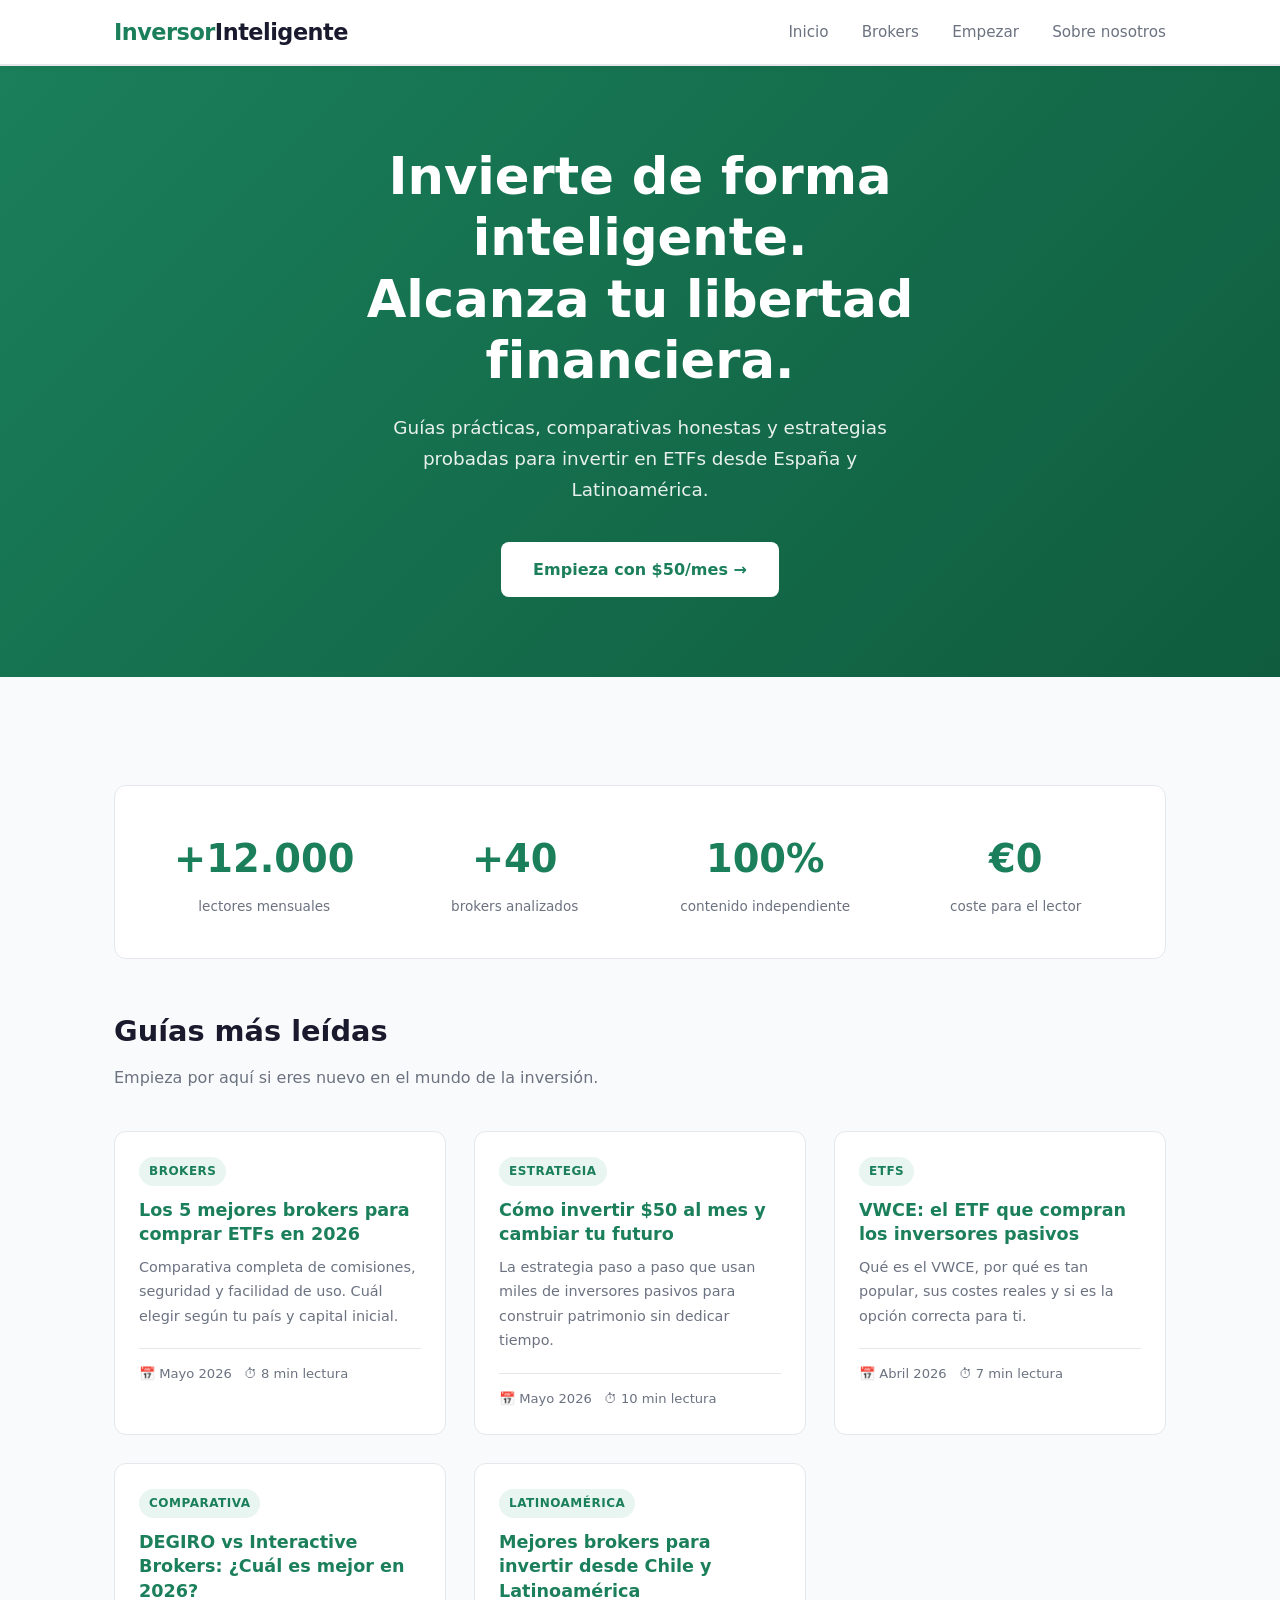
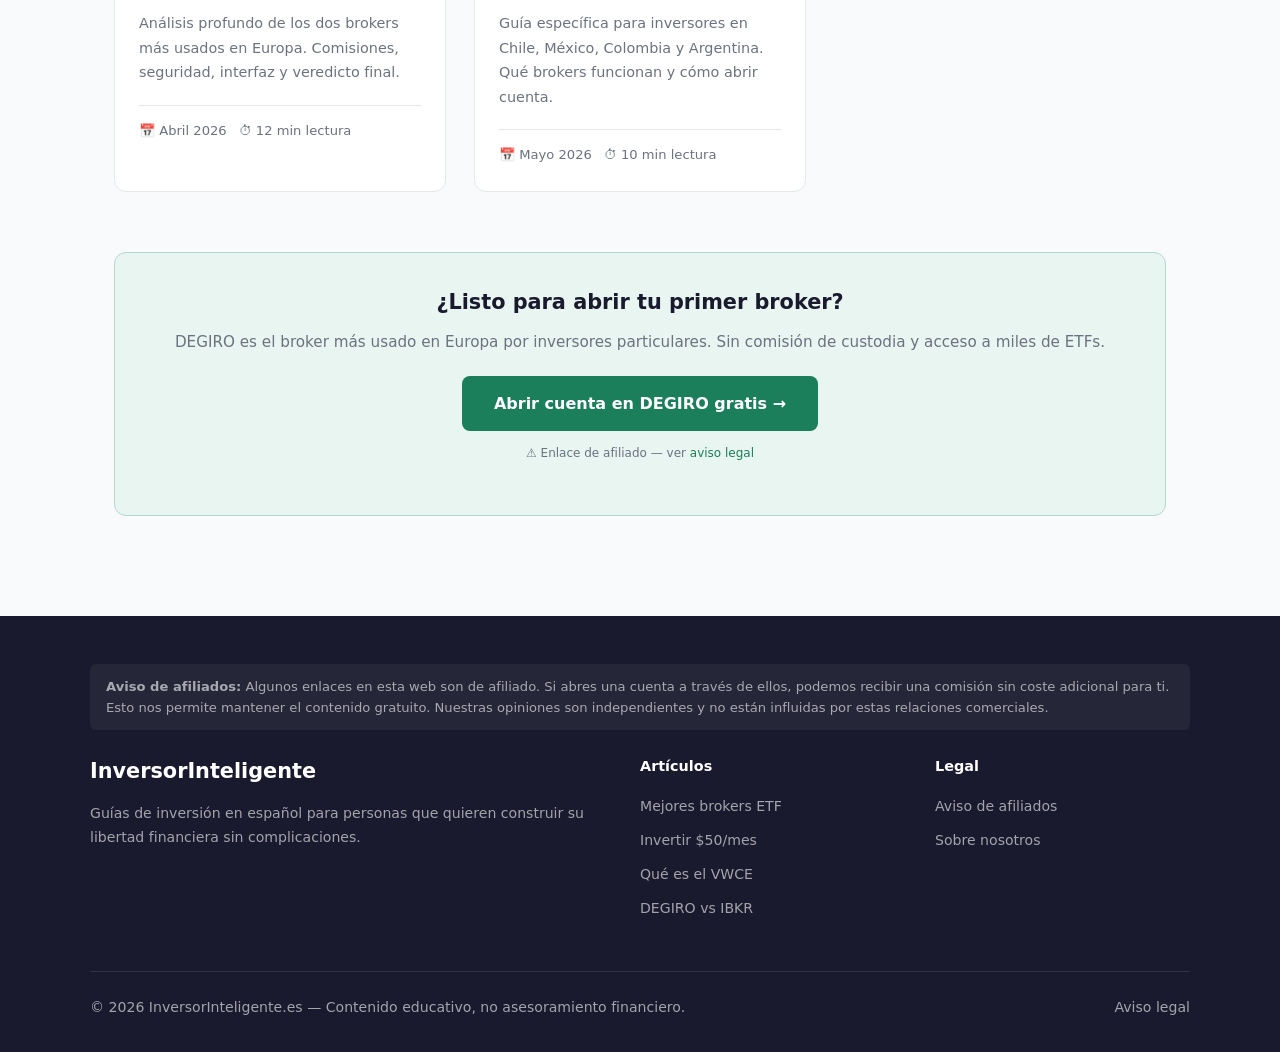
<file: index.html>
<!DOCTYPE html>
<html lang="es">
<head>
  <meta charset="UTF-8">
  <meta name="viewport" content="width=device-width, initial-scale=1.0">
  <title>InversorInteligente.es — Finanzas personales e inversión en español</title>
  <meta name="description" content="Aprende a invertir en ETFs, compara brokers y alcanza la libertad financiera. Guías en español para inversores desde cero.">
  <meta name="keywords" content="invertir en ETFs, mejores brokers España, libertad financiera, VWCE, finanzas personales">
  <link rel="canonical" href="https://inversorinteligente.es/">
  <link rel="stylesheet" href="css/style.css">

  <!-- Open Graph -->
  <meta property="og:title" content="InversorInteligente.es — Finanzas personales e inversión">
  <meta property="og:description" content="Aprende a invertir en ETFs, compara brokers y alcanza la libertad financiera.">
  <meta property="og:type" content="website">
</head>
<body>

<!-- HEADER -->
<header>
  <div class="header-inner">
    <a href="index.html" class="logo">Inversor<span>Inteligente</span></a>
    <nav>
      <a href="index.html">Inicio</a>
      <a href="articulos/mejores-brokers-etf-2026.html">Brokers</a>
      <a href="articulos/como-invertir-50-euros-mes.html">Empezar</a>
      <a href="sobre-nosotros.html">Sobre nosotros</a>
    </nav>
  </div>
</header>

<!-- HERO -->
<section class="hero">
  <h1>Invierte de forma inteligente.<br>Alcanza tu libertad financiera.</h1>
  <p>Guías prácticas, comparativas honestas y estrategias probadas para invertir en ETFs desde España y Latinoamérica.</p>
  <a href="articulos/como-invertir-50-euros-mes.html" class="btn">Empieza con $50/mes →</a>
</section>

<!-- STATS -->
<div class="container">
  <div class="stats">
    <div class="stats-grid">
      <div>
        <span class="stat-num">+12.000</span>
        <div class="stat-label">lectores mensuales</div>
      </div>
      <div>
        <span class="stat-num">+40</span>
        <div class="stat-label">brokers analizados</div>
      </div>
      <div>
        <span class="stat-num">100%</span>
        <div class="stat-label">contenido independiente</div>
      </div>
      <div>
        <span class="stat-num">€0</span>
        <div class="stat-label">coste para el lector</div>
      </div>
    </div>
  </div>

  <!-- ARTÍCULOS DESTACADOS -->
  <h2 class="section-title">Guías más leídas</h2>
  <p class="section-sub">Empieza por aquí si eres nuevo en el mundo de la inversión.</p>

  <div class="grid">

    <div class="card">
      <div class="card-body">
        <span class="card-tag">Brokers</span>
        <h3><a href="articulos/mejores-brokers-etf-2026.html">Los 5 mejores brokers para comprar ETFs en 2026</a></h3>
        <p>Comparativa completa de comisiones, seguridad y facilidad de uso. Cuál elegir según tu país y capital inicial.</p>
        <div class="card-meta">
          <span>📅 Mayo 2026</span>
          <span>⏱ 8 min lectura</span>
        </div>
      </div>
    </div>

    <div class="card">
      <div class="card-body">
        <span class="card-tag">Estrategia</span>
        <h3><a href="articulos/como-invertir-50-euros-mes.html">Cómo invertir $50 al mes y cambiar tu futuro</a></h3>
        <p>La estrategia paso a paso que usan miles de inversores pasivos para construir patrimonio sin dedicar tiempo.</p>
        <div class="card-meta">
          <span>📅 Mayo 2026</span>
          <span>⏱ 10 min lectura</span>
        </div>
      </div>
    </div>

    <div class="card">
      <div class="card-body">
        <span class="card-tag">ETFs</span>
        <h3><a href="articulos/que-es-vwce.html">VWCE: el ETF que compran los inversores pasivos</a></h3>
        <p>Qué es el VWCE, por qué es tan popular, sus costes reales y si es la opción correcta para ti.</p>
        <div class="card-meta">
          <span>📅 Abril 2026</span>
          <span>⏱ 7 min lectura</span>
        </div>
      </div>
    </div>

    <div class="card">
      <div class="card-body">
        <span class="card-tag">Comparativa</span>
        <h3><a href="articulos/degiro-vs-interactive-brokers.html">DEGIRO vs Interactive Brokers: ¿Cuál es mejor en 2026?</a></h3>
        <p>Análisis profundo de los dos brokers más usados en Europa. Comisiones, seguridad, interfaz y veredicto final.</p>
        <div class="card-meta">
          <span>📅 Abril 2026</span>
          <span>⏱ 12 min lectura</span>
        </div>
      </div>
    </div>

    <div class="card">
      <div class="card-body">
        <span class="card-tag">Latinoamérica</span>
        <h3><a href="articulos/mejores-brokers-chile-latinoamerica.html">Mejores brokers para invertir desde Chile y Latinoamérica</a></h3>
        <p>Guía específica para inversores en Chile, México, Colombia y Argentina. Qué brokers funcionan y cómo abrir cuenta.</p>
        <div class="card-meta">
          <span>📅 Mayo 2026</span>
          <span>⏱ 10 min lectura</span>
        </div>
      </div>
    </div>

  </div>

  <!-- BANNER -->
  <div class="banner-afiliado" style="margin-top: 60px;">
    <h3>¿Listo para abrir tu primer broker?</h3>
    <p>DEGIRO es el broker más usado en Europa por inversores particulares. Sin comisión de custodia y acceso a miles de ETFs.</p>
    <a href="https://www.degiro.es/amigo-invita-amigo/empezar-a-invertir?id=TU_ID_AFILIADO" class="btn btn-verde" target="_blank" rel="nofollow noopener">Abrir cuenta en DEGIRO gratis →</a>
    <p style="font-size:0.75rem; margin-top:12px; color:#6b7280;">⚠️ Enlace de afiliado — ver <a href="aviso-legal-afiliados.html">aviso legal</a></p>
  </div>

</div>

<!-- FOOTER -->
<footer>
  <div class="footer-inner">
    <div class="aviso">
      <strong>Aviso de afiliados:</strong> Algunos enlaces en esta web son de afiliado. Si abres una cuenta a través de ellos, podemos recibir una comisión sin coste adicional para ti. Esto nos permite mantener el contenido gratuito. Nuestras opiniones son independientes y no están influidas por estas relaciones comerciales.
    </div>
    <div class="footer-grid">
      <div>
        <div class="footer-logo">InversorInteligente</div>
        <p>Guías de inversión en español para personas que quieren construir su libertad financiera sin complicaciones.</p>
      </div>
      <div>
        <h4>Artículos</h4>
        <a href="articulos/mejores-brokers-etf-2026.html">Mejores brokers ETF</a>
        <a href="articulos/como-invertir-50-euros-mes.html">Invertir $50/mes</a>
        <a href="articulos/que-es-vwce.html">Qué es el VWCE</a>
        <a href="articulos/degiro-vs-interactive-brokers.html">DEGIRO vs IBKR</a>
      </div>
      <div>
        <h4>Legal</h4>
        <a href="aviso-legal-afiliados.html">Aviso de afiliados</a>
        <a href="sobre-nosotros.html">Sobre nosotros</a>
      </div>
    </div>
    <div class="footer-bottom">
      <span>© 2026 InversorInteligente.es — Contenido educativo, no asesoramiento financiero.</span>
      <a href="aviso-legal-afiliados.html" style="color:rgba(255,255,255,0.6)">Aviso legal</a>
    </div>
  </div>
</footer>

</body>
</html>
</file>
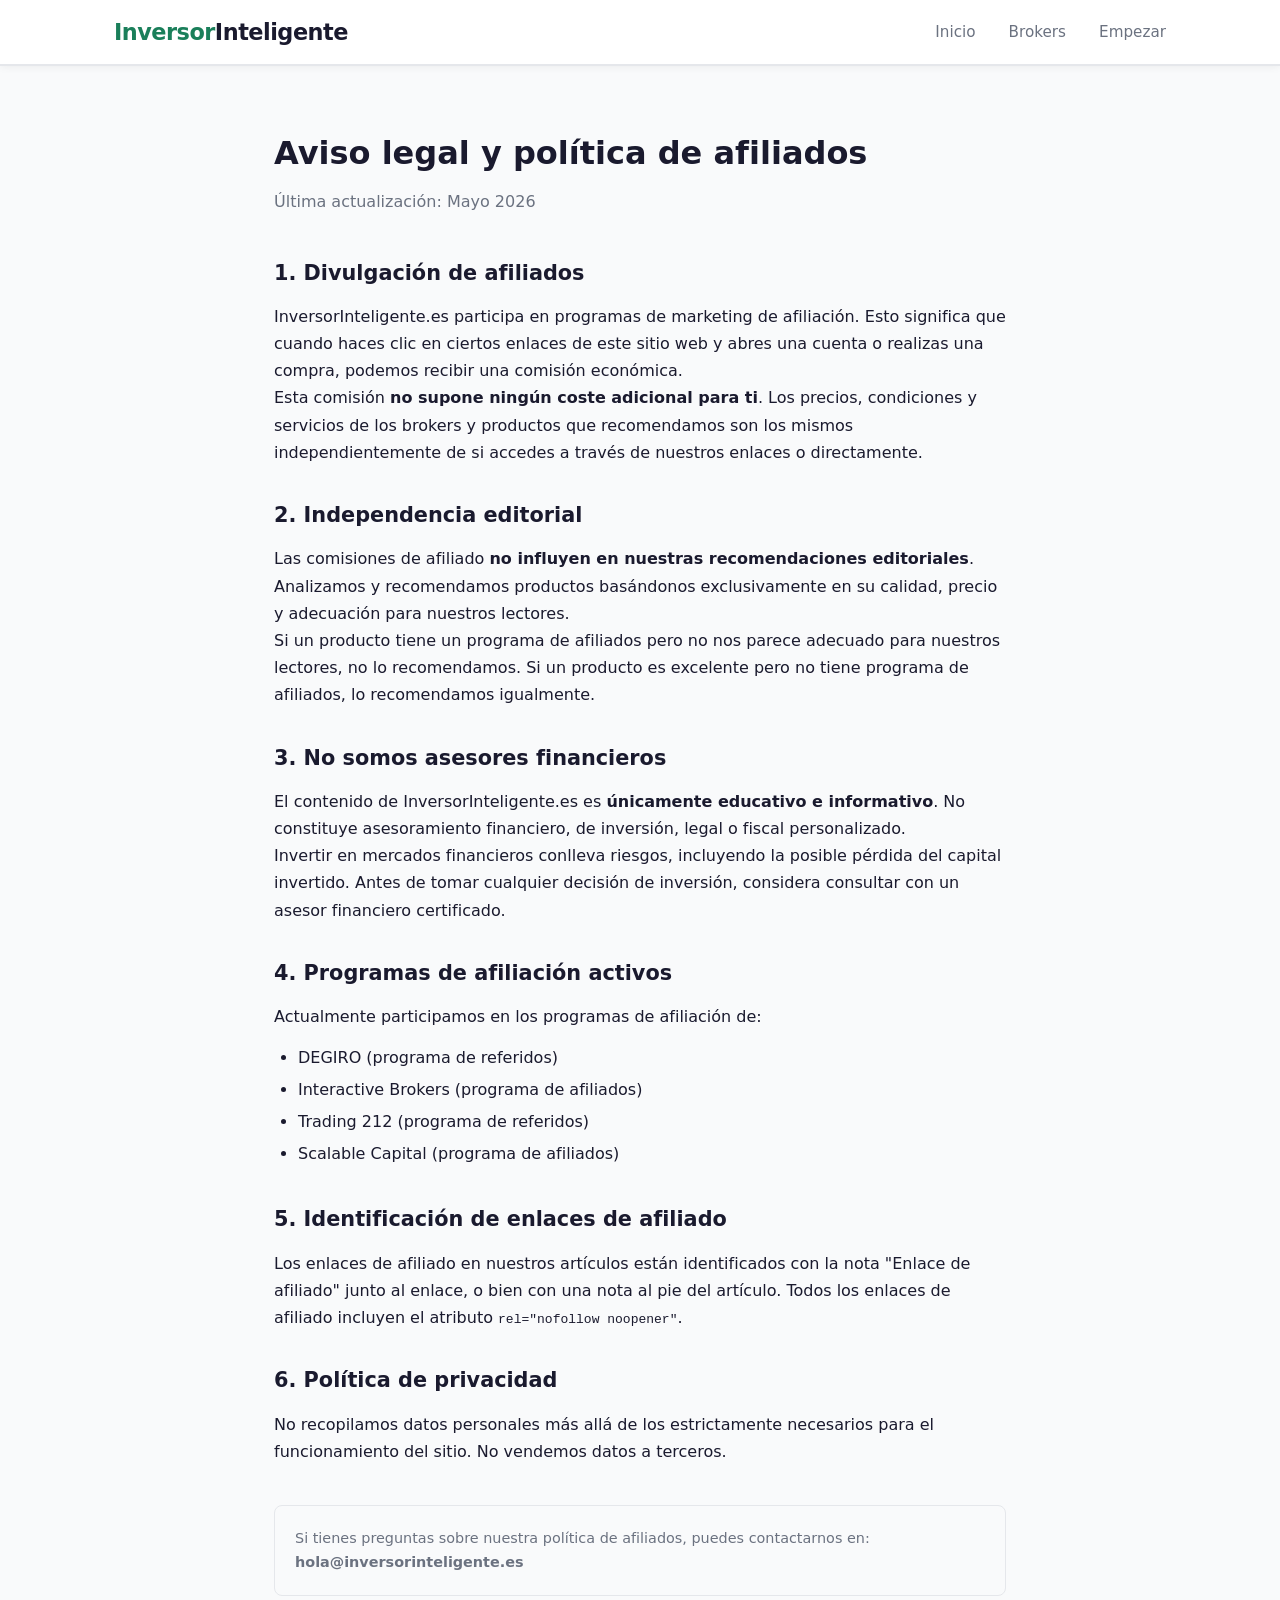
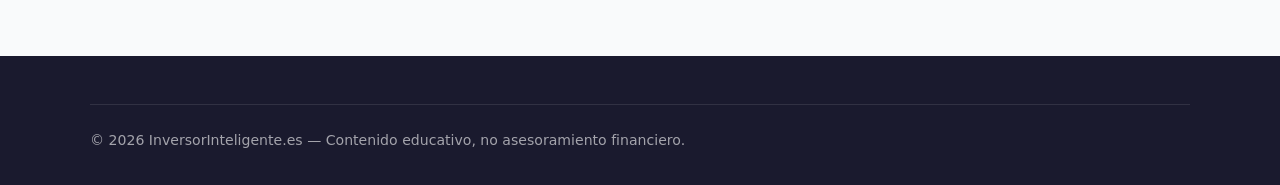
<file: aviso-legal-afiliados.html>
<!DOCTYPE html>
<html lang="es">
<head>
  <meta charset="UTF-8">
  <meta name="viewport" content="width=device-width, initial-scale=1.0">
  <title>Aviso legal y política de afiliados | InversorInteligente</title>
  <meta name="description" content="Política de transparencia sobre enlaces de afiliado y aviso legal de InversorInteligente.es">
  <link rel="stylesheet" href="css/style.css">
  <meta name="robots" content="noindex">
</head>
<body>

<header>
  <div class="header-inner">
    <a href="index.html" class="logo">Inversor<span>Inteligente</span></a>
    <nav>
      <a href="index.html">Inicio</a>
      <a href="articulos/mejores-brokers-etf-2026.html">Brokers</a>
      <a href="articulos/como-invertir-50-euros-mes.html">Empezar</a>
    </nav>
  </div>
</header>

<div style="max-width: 780px; margin: 60px auto; padding: 0 24px;">

  <h1 style="font-size:2rem; font-weight:800; margin-bottom:8px;">Aviso legal y política de afiliados</h1>
  <p style="color:#6b7280; margin-bottom:40px;">Última actualización: Mayo 2026</p>

  <h2 style="font-size:1.3rem; font-weight:700; margin: 32px 0 12px;">1. Divulgación de afiliados</h2>
  <p>InversorInteligente.es participa en programas de marketing de afiliación. Esto significa que cuando haces clic en ciertos enlaces de este sitio web y abres una cuenta o realizas una compra, podemos recibir una comisión económica.</p>
  <p>Esta comisión <strong>no supone ningún coste adicional para ti</strong>. Los precios, condiciones y servicios de los brokers y productos que recomendamos son los mismos independientemente de si accedes a través de nuestros enlaces o directamente.</p>

  <h2 style="font-size:1.3rem; font-weight:700; margin: 32px 0 12px;">2. Independencia editorial</h2>
  <p>Las comisiones de afiliado <strong>no influyen en nuestras recomendaciones editoriales</strong>. Analizamos y recomendamos productos basándonos exclusivamente en su calidad, precio y adecuación para nuestros lectores.</p>
  <p>Si un producto tiene un programa de afiliados pero no nos parece adecuado para nuestros lectores, no lo recomendamos. Si un producto es excelente pero no tiene programa de afiliados, lo recomendamos igualmente.</p>

  <h2 style="font-size:1.3rem; font-weight:700; margin: 32px 0 12px;">3. No somos asesores financieros</h2>
  <p>El contenido de InversorInteligente.es es <strong>únicamente educativo e informativo</strong>. No constituye asesoramiento financiero, de inversión, legal o fiscal personalizado.</p>
  <p>Invertir en mercados financieros conlleva riesgos, incluyendo la posible pérdida del capital invertido. Antes de tomar cualquier decisión de inversión, considera consultar con un asesor financiero certificado.</p>

  <h2 style="font-size:1.3rem; font-weight:700; margin: 32px 0 12px;">4. Programas de afiliación activos</h2>
  <p>Actualmente participamos en los programas de afiliación de:</p>
  <ul style="margin: 12px 0 12px 24px; line-height: 2;">
    <li>DEGIRO (programa de referidos)</li>
    <li>Interactive Brokers (programa de afiliados)</li>
    <li>Trading 212 (programa de referidos)</li>
    <li>Scalable Capital (programa de afiliados)</li>
  </ul>

  <h2 style="font-size:1.3rem; font-weight:700; margin: 32px 0 12px;">5. Identificación de enlaces de afiliado</h2>
  <p>Los enlaces de afiliado en nuestros artículos están identificados con la nota "Enlace de afiliado" junto al enlace, o bien con una nota al pie del artículo. Todos los enlaces de afiliado incluyen el atributo <code>rel="nofollow noopener"</code>.</p>

  <h2 style="font-size:1.3rem; font-weight:700; margin: 32px 0 12px;">6. Política de privacidad</h2>
  <p>No recopilamos datos personales más allá de los estrictamente necesarios para el funcionamiento del sitio. No vendemos datos a terceros.</p>

  <div style="background:#f9fafb; border: 1px solid #e5e7eb; border-radius:8px; padding:20px; margin-top:40px;">
    <p style="font-size:0.9rem; color:#6b7280;">Si tienes preguntas sobre nuestra política de afiliados, puedes contactarnos en: <strong>hola@inversorinteligente.es</strong></p>
  </div>

</div>

<footer>
  <div class="footer-inner">
    <div class="footer-bottom">
      <span>© 2026 InversorInteligente.es — Contenido educativo, no asesoramiento financiero.</span>
    </div>
  </div>
</footer>

</body>
</html>
</file>
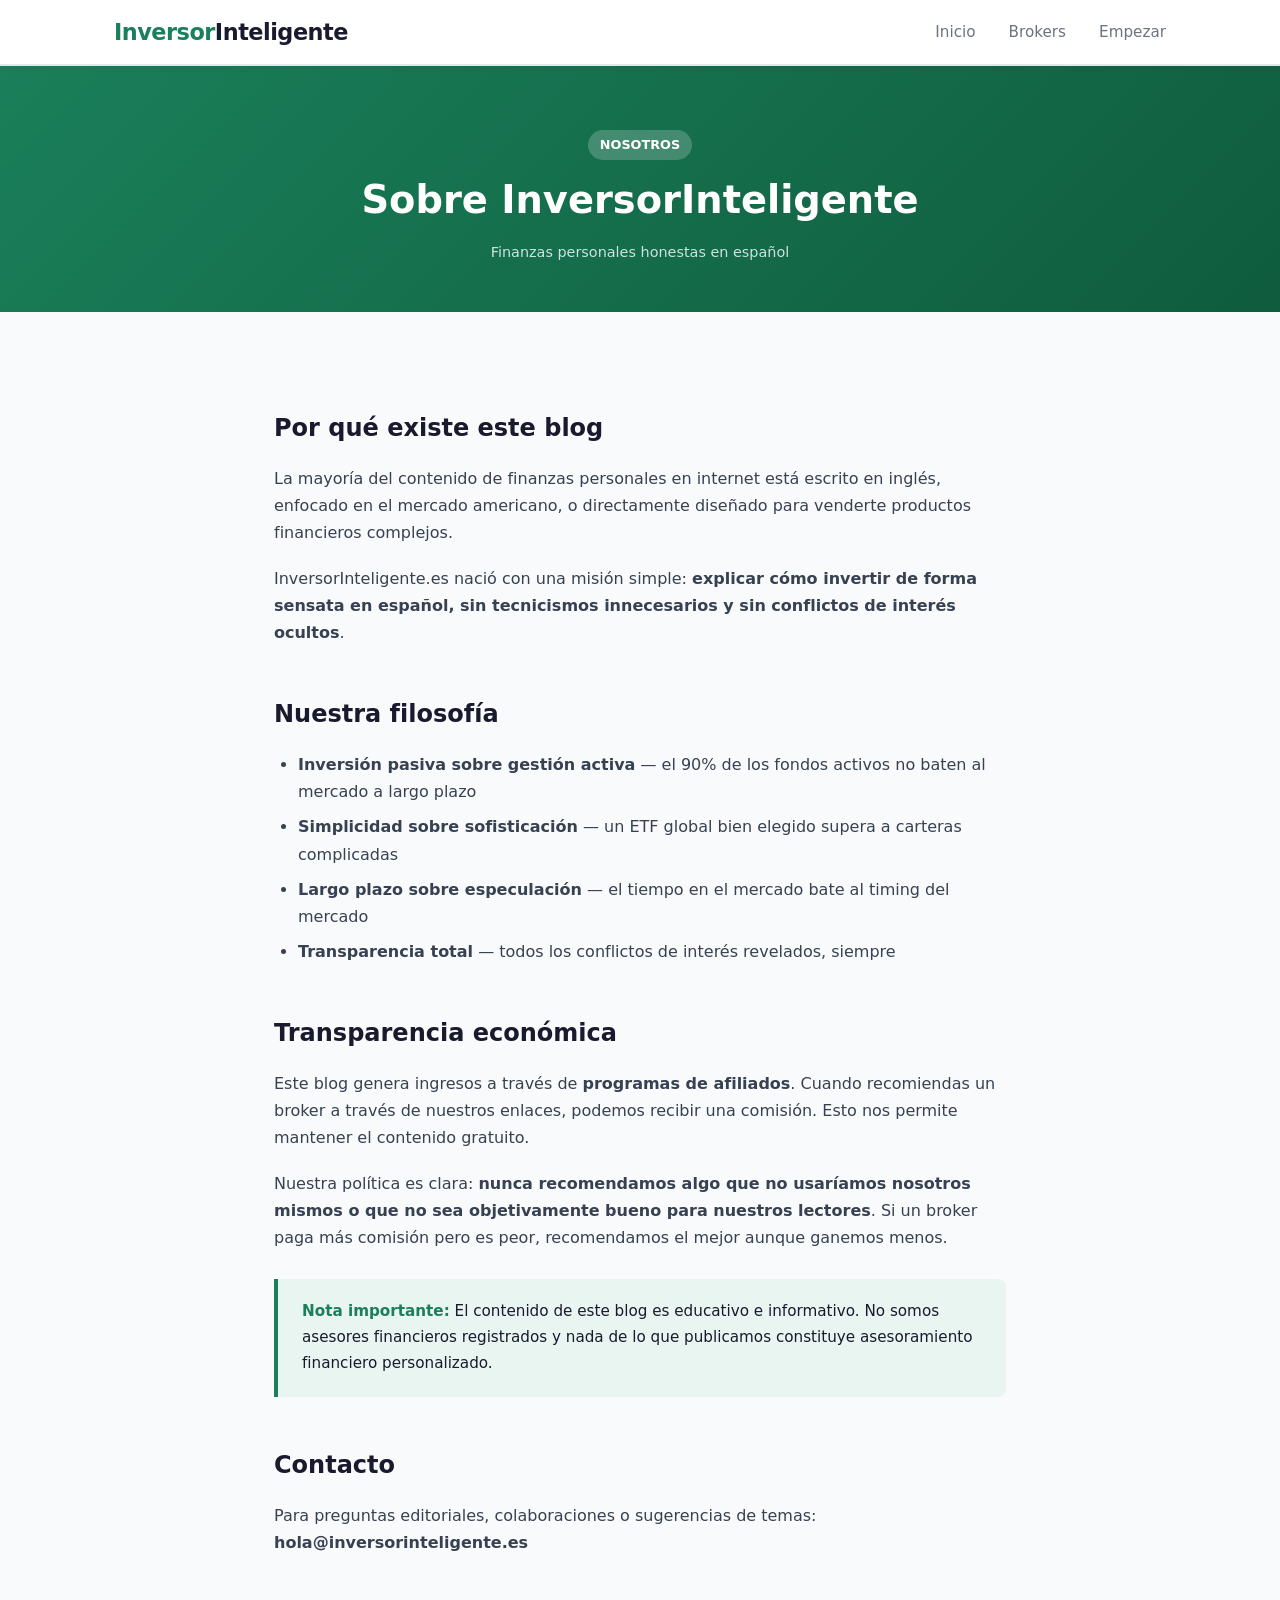
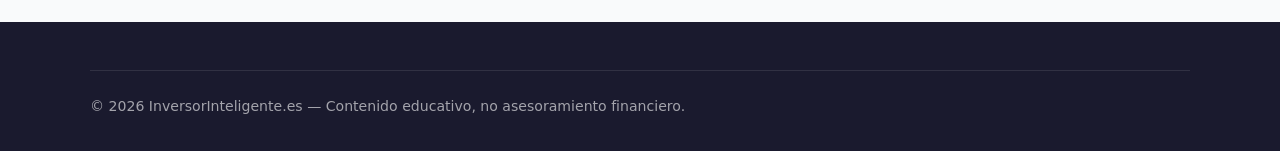
<file: sobre-nosotros.html>
<!DOCTYPE html>
<html lang="es">
<head>
  <meta charset="UTF-8">
  <meta name="viewport" content="width=device-width, initial-scale=1.0">
  <title>Sobre nosotros | InversorInteligente</title>
  <meta name="description" content="Quiénes somos y por qué creamos InversorInteligente.es — el blog de finanzas personales en español.">
  <link rel="stylesheet" href="css/style.css">
</head>
<body>

<header>
  <div class="header-inner">
    <a href="index.html" class="logo">Inversor<span>Inteligente</span></a>
    <nav>
      <a href="index.html">Inicio</a>
      <a href="articulos/mejores-brokers-etf-2026.html">Brokers</a>
      <a href="articulos/como-invertir-50-euros-mes.html">Empezar</a>
    </nav>
  </div>
</header>

<div class="article-header">
  <span class="tag">Nosotros</span>
  <h1>Sobre InversorInteligente</h1>
  <p class="meta">Finanzas personales honestas en español</p>
</div>

<div class="article-body">

  <h2>Por qué existe este blog</h2>

  <p>La mayoría del contenido de finanzas personales en internet está escrito en inglés, enfocado en el mercado americano, o directamente diseñado para venderte productos financieros complejos.</p>

  <p>InversorInteligente.es nació con una misión simple: <strong>explicar cómo invertir de forma sensata en español, sin tecnicismos innecesarios y sin conflictos de interés ocultos</strong>.</p>

  <h2>Nuestra filosofía</h2>

  <ul>
    <li><strong>Inversión pasiva sobre gestión activa</strong> — el 90% de los fondos activos no baten al mercado a largo plazo</li>
    <li><strong>Simplicidad sobre sofisticación</strong> — un ETF global bien elegido supera a carteras complicadas</li>
    <li><strong>Largo plazo sobre especulación</strong> — el tiempo en el mercado bate al timing del mercado</li>
    <li><strong>Transparencia total</strong> — todos los conflictos de interés revelados, siempre</li>
  </ul>

  <h2>Transparencia económica</h2>

  <p>Este blog genera ingresos a través de <strong>programas de afiliados</strong>. Cuando recomiendas un broker a través de nuestros enlaces, podemos recibir una comisión. Esto nos permite mantener el contenido gratuito.</p>

  <p>Nuestra política es clara: <strong>nunca recomendamos algo que no usaríamos nosotros mismos o que no sea objetivamente bueno para nuestros lectores</strong>. Si un broker paga más comisión pero es peor, recomendamos el mejor aunque ganemos menos.</p>

  <div class="destacado">
    <strong>Nota importante:</strong> El contenido de este blog es educativo e informativo. No somos asesores financieros registrados y nada de lo que publicamos constituye asesoramiento financiero personalizado.
  </div>

  <h2>Contacto</h2>
  <p>Para preguntas editoriales, colaboraciones o sugerencias de temas: <strong>hola@inversorinteligente.es</strong></p>

</div>

<footer>
  <div class="footer-inner">
    <div class="footer-bottom">
      <span>© 2026 InversorInteligente.es — Contenido educativo, no asesoramiento financiero.</span>
    </div>
  </div>
</footer>

</body>
</html>
</file>
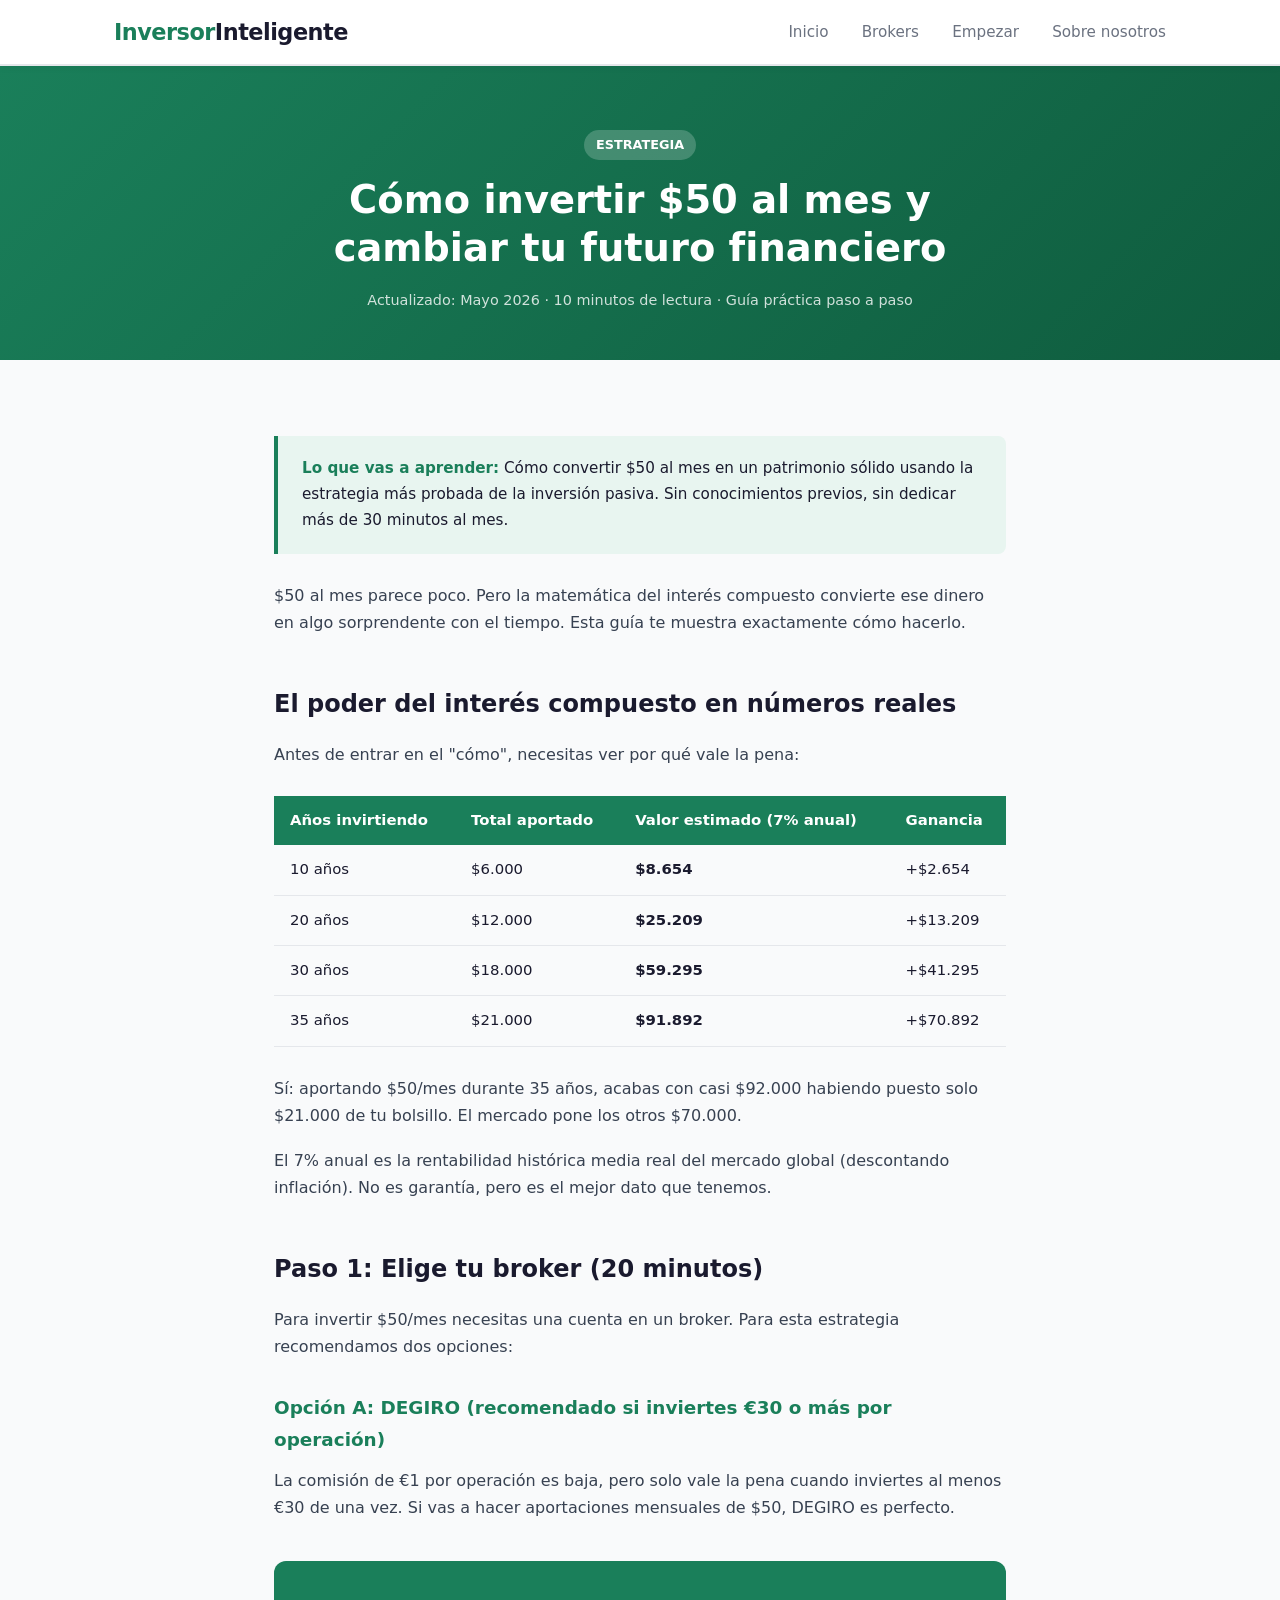
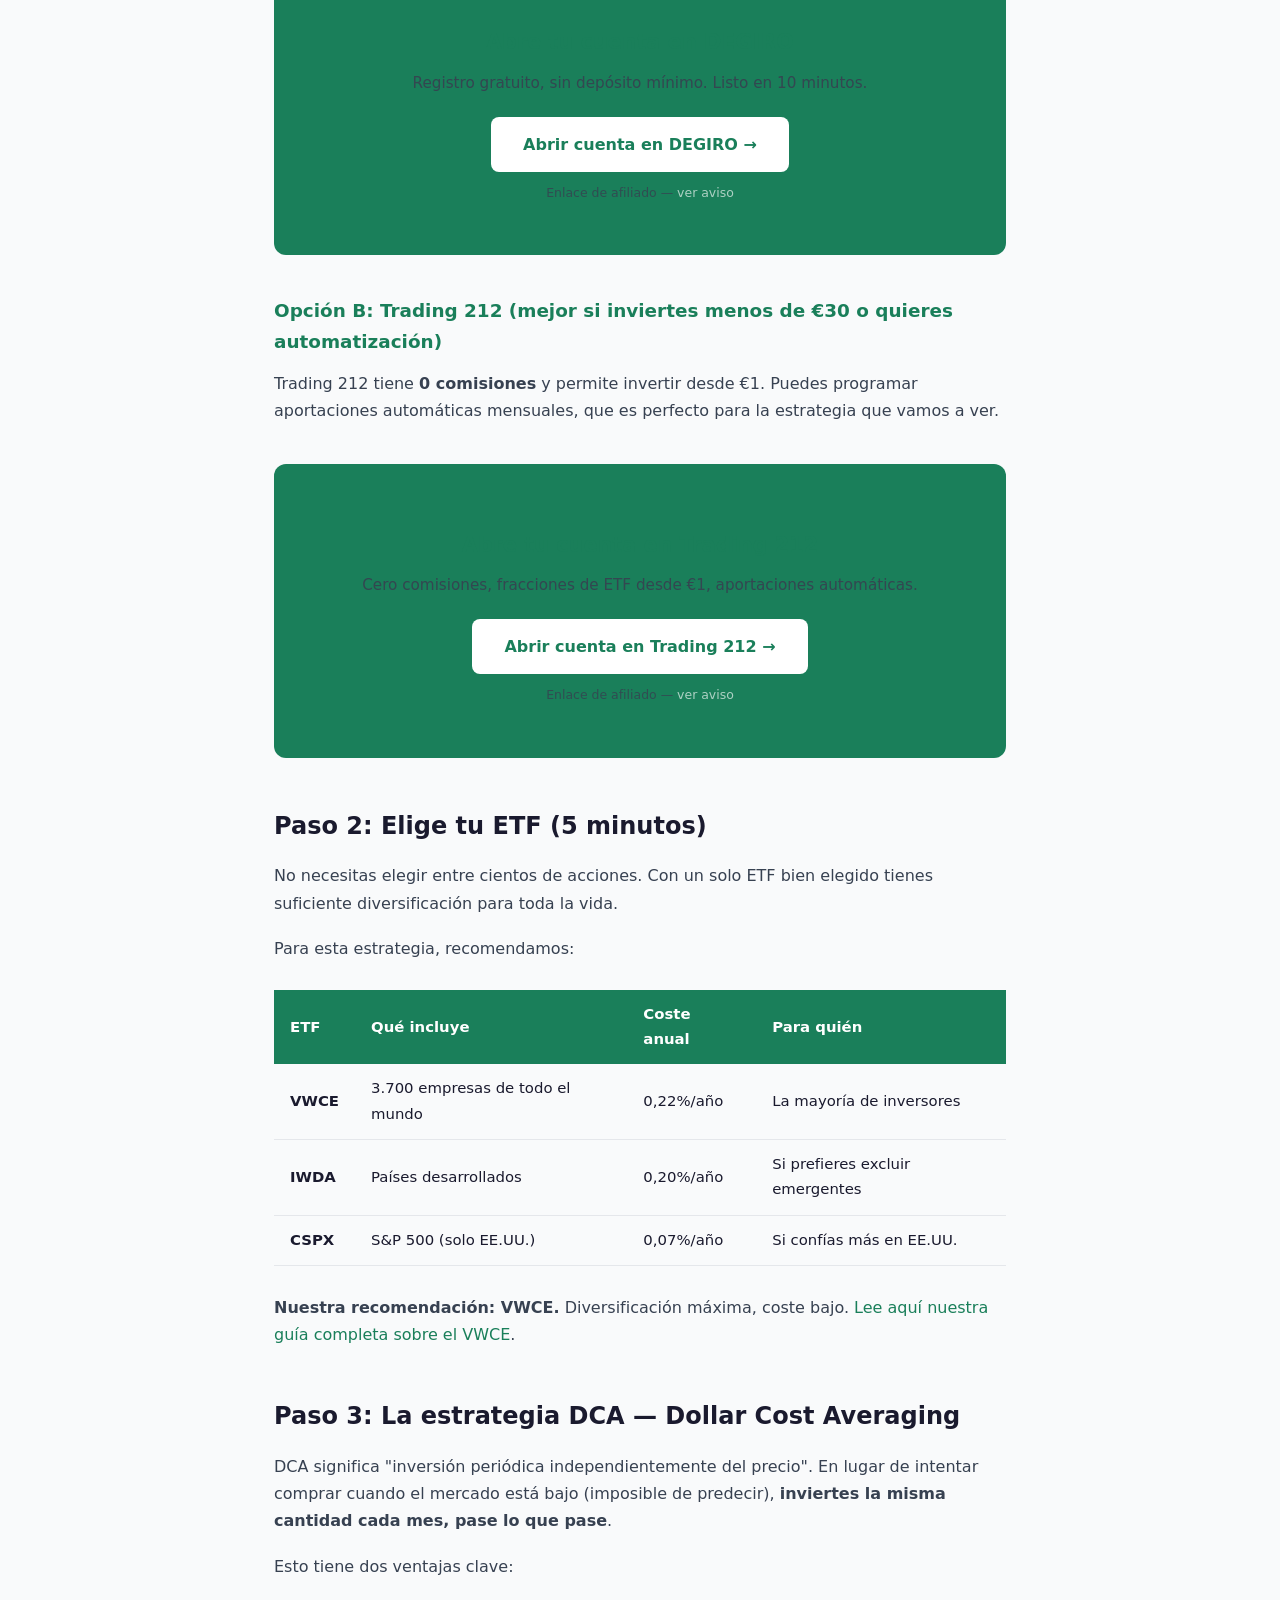
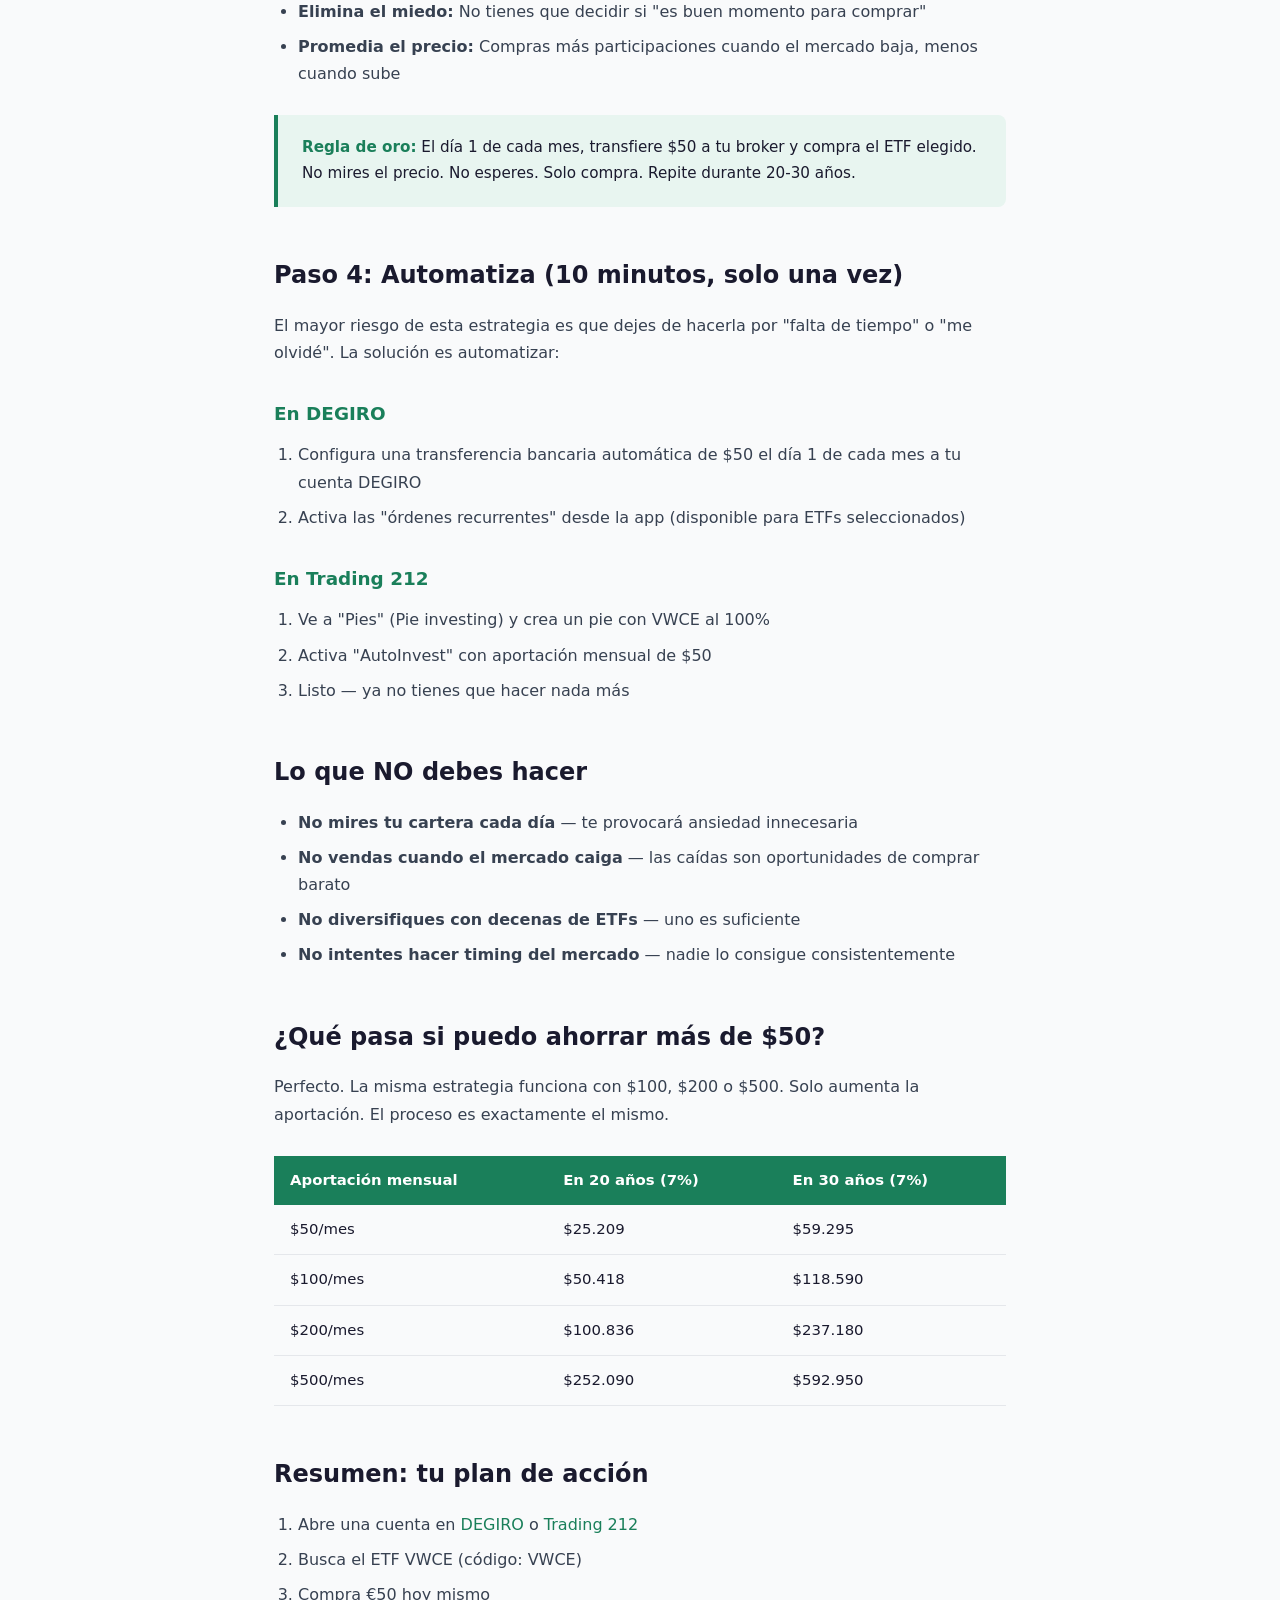
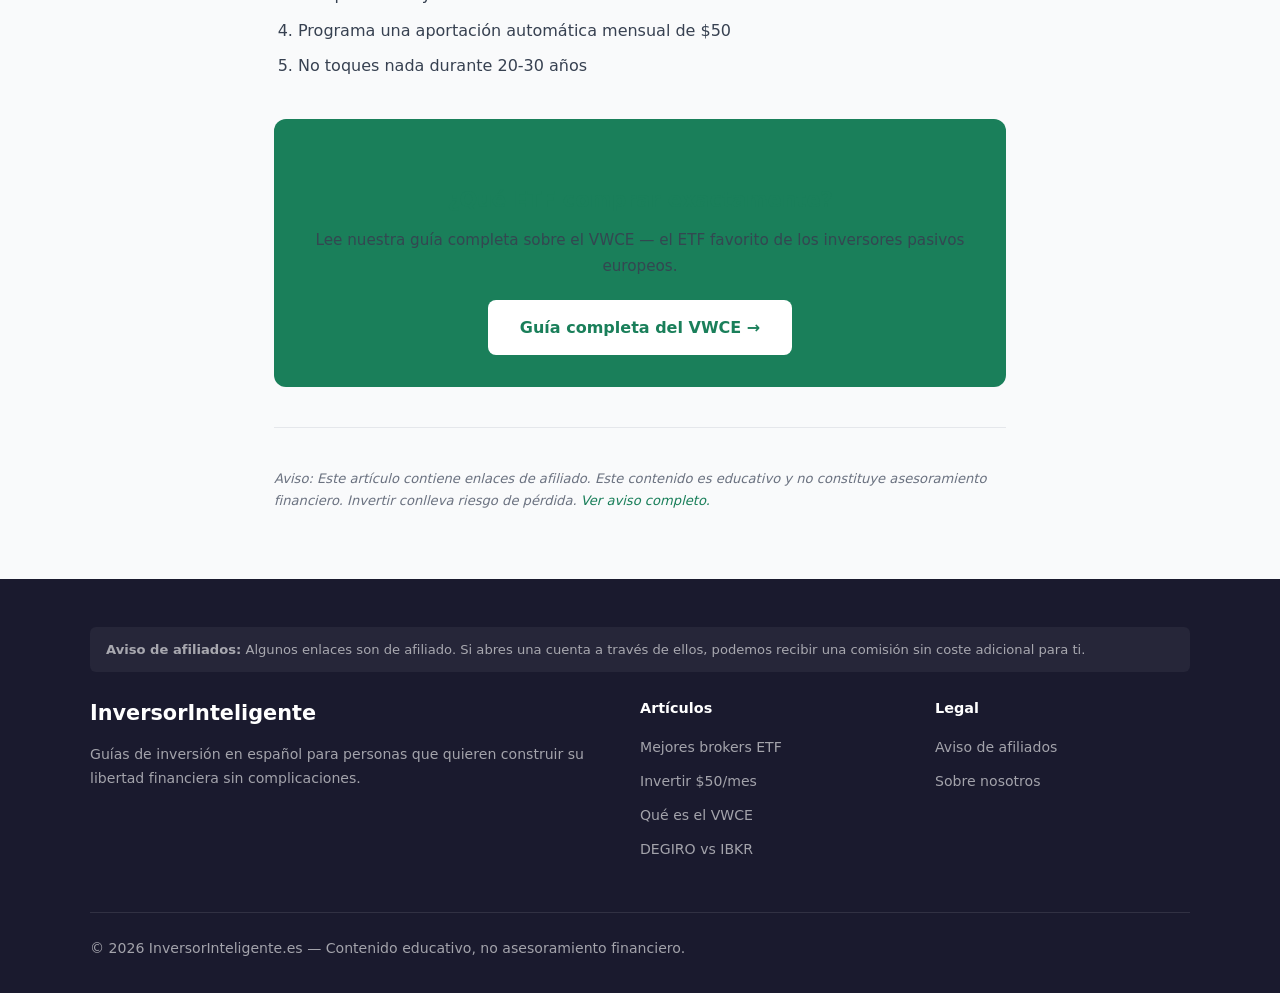
<file: articulos/como-invertir-50-euros-mes.html>
<!DOCTYPE html>
<html lang="es">
<head>
  <meta charset="UTF-8">
  <meta name="viewport" content="width=device-width, initial-scale=1.0">
  <title>Cómo invertir $50 al mes y cambiar tu futuro financiero | InversorInteligente</title>
  <meta name="description" content="Guía paso a paso para invertir $50 al mes en ETFs. La estrategia de inversión pasiva que usan miles de personas para construir su libertad financiera.">
  <meta name="keywords" content="invertir 50 euros al mes, inversión pasiva ETF, cómo invertir poco dinero, dollar cost averaging">
  <link rel="canonical" href="https://inversorinteligente.es/articulos/como-invertir-50-euros-mes.html">
  <link rel="stylesheet" href="../css/style.css">
</head>
<body>

<header>
  <div class="header-inner">
    <a href="../index.html" class="logo">Inversor<span>Inteligente</span></a>
    <nav>
      <a href="../index.html">Inicio</a>
      <a href="mejores-brokers-etf-2026.html">Brokers</a>
      <a href="como-invertir-50-euros-mes.html">Empezar</a>
      <a href="../sobre-nosotros.html">Sobre nosotros</a>
    </nav>
  </div>
</header>

<div class="article-header">
  <span class="tag">Estrategia</span>
  <h1>Cómo invertir $50 al mes y cambiar tu futuro financiero</h1>
  <p class="meta">Actualizado: Mayo 2026 · 10 minutos de lectura · Guía práctica paso a paso</p>
</div>

<div class="article-body">

  <div class="destacado">
    <strong>Lo que vas a aprender:</strong> Cómo convertir $50 al mes en un patrimonio sólido usando la estrategia más probada de la inversión pasiva. Sin conocimientos previos, sin dedicar más de 30 minutos al mes.
  </div>

  <p>$50 al mes parece poco. Pero la matemática del interés compuesto convierte ese dinero en algo sorprendente con el tiempo. Esta guía te muestra exactamente cómo hacerlo.</p>

  <h2>El poder del interés compuesto en números reales</h2>

  <p>Antes de entrar en el "cómo", necesitas ver por qué vale la pena:</p>

  <div class="tabla-wrap">
    <table>
      <thead>
        <tr>
          <th>Años invirtiendo</th>
          <th>Total aportado</th>
          <th>Valor estimado (7% anual)</th>
          <th>Ganancia</th>
        </tr>
      </thead>
      <tbody>
        <tr>
          <td>10 años</td>
          <td>$6.000</td>
          <td><strong>$8.654</strong></td>
          <td>+$2.654</td>
        </tr>
        <tr>
          <td>20 años</td>
          <td>$12.000</td>
          <td><strong>$25.209</strong></td>
          <td>+$13.209</td>
        </tr>
        <tr>
          <td>30 años</td>
          <td>$18.000</td>
          <td><strong>$59.295</strong></td>
          <td>+$41.295</td>
        </tr>
        <tr>
          <td>35 años</td>
          <td>$21.000</td>
          <td><strong>$91.892</strong></td>
          <td>+$70.892</td>
        </tr>
      </tbody>
    </table>
  </div>

  <p>Sí: aportando $50/mes durante 35 años, acabas con casi $92.000 habiendo puesto solo $21.000 de tu bolsillo. El mercado pone los otros $70.000.</p>

  <p>El 7% anual es la rentabilidad histórica media real del mercado global (descontando inflación). No es garantía, pero es el mejor dato que tenemos.</p>

  <h2>Paso 1: Elige tu broker (20 minutos)</h2>

  <p>Para invertir $50/mes necesitas una cuenta en un broker. Para esta estrategia recomendamos dos opciones:</p>

  <h3>Opción A: DEGIRO (recomendado si inviertes €30 o más por operación)</h3>
  <p>La comisión de €1 por operación es baja, pero solo vale la pena cuando inviertes al menos €30 de una vez. Si vas a hacer aportaciones mensuales de $50, DEGIRO es perfecto.</p>

  <div class="cta-box">
    <h3>Abre tu cuenta en DEGIRO</h3>
    <p>Registro gratuito, sin depósito mínimo. Listo en 10 minutos.</p>
    <a href="https://www.degiro.es/amigo-invita-amigo/empezar-a-invertir?id=TU_ID_AFILIADO" class="btn" target="_blank" rel="nofollow noopener">Abrir cuenta en DEGIRO →</a>
    <p style="font-size:0.78rem; margin-top:10px; opacity:0.8;">Enlace de afiliado — <a href="../aviso-legal-afiliados.html" style="color:rgba(255,255,255,0.8)">ver aviso</a></p>
  </div>

  <h3>Opción B: Trading 212 (mejor si inviertes menos de €30 o quieres automatización)</h3>
  <p>Trading 212 tiene <strong>0 comisiones</strong> y permite invertir desde €1. Puedes programar aportaciones automáticas mensuales, que es perfecto para la estrategia que vamos a ver.</p>

  <div class="cta-box">
    <h3>Abre tu cuenta en Trading 212</h3>
    <p>Cero comisiones, fracciones de ETF desde €1, aportaciones automáticas.</p>
    <a href="https://www.trading212.com/invite/TU_CODIGO_AFILIADO" class="btn" target="_blank" rel="nofollow noopener">Abrir cuenta en Trading 212 →</a>
    <p style="font-size:0.78rem; margin-top:10px; opacity:0.8;">Enlace de afiliado — <a href="../aviso-legal-afiliados.html" style="color:rgba(255,255,255,0.8)">ver aviso</a></p>
  </div>

  <h2>Paso 2: Elige tu ETF (5 minutos)</h2>

  <p>No necesitas elegir entre cientos de acciones. Con un solo ETF bien elegido tienes suficiente diversificación para toda la vida.</p>

  <p>Para esta estrategia, recomendamos:</p>

  <div class="tabla-wrap">
    <table>
      <thead>
        <tr>
          <th>ETF</th>
          <th>Qué incluye</th>
          <th>Coste anual</th>
          <th>Para quién</th>
        </tr>
      </thead>
      <tbody>
        <tr>
          <td><strong>VWCE</strong></td>
          <td>3.700 empresas de todo el mundo</td>
          <td>0,22%/año</td>
          <td>La mayoría de inversores</td>
        </tr>
        <tr>
          <td><strong>IWDA</strong></td>
          <td>Países desarrollados</td>
          <td>0,20%/año</td>
          <td>Si prefieres excluir emergentes</td>
        </tr>
        <tr>
          <td><strong>CSPX</strong></td>
          <td>S&P 500 (solo EE.UU.)</td>
          <td>0,07%/año</td>
          <td>Si confías más en EE.UU.</td>
        </tr>
      </tbody>
    </table>
  </div>

  <p><strong>Nuestra recomendación: VWCE.</strong> Diversificación máxima, coste bajo. <a href="que-es-vwce.html">Lee aquí nuestra guía completa sobre el VWCE</a>.</p>

  <h2>Paso 3: La estrategia DCA — Dollar Cost Averaging</h2>

  <p>DCA significa "inversión periódica independientemente del precio". En lugar de intentar comprar cuando el mercado está bajo (imposible de predecir), <strong>inviertes la misma cantidad cada mes, pase lo que pase</strong>.</p>

  <p>Esto tiene dos ventajas clave:</p>

  <ul>
    <li><strong>Elimina el miedo:</strong> No tienes que decidir si "es buen momento para comprar"</li>
    <li><strong>Promedia el precio:</strong> Compras más participaciones cuando el mercado baja, menos cuando sube</li>
  </ul>

  <div class="destacado">
    <strong>Regla de oro:</strong> El día 1 de cada mes, transfiere $50 a tu broker y compra el ETF elegido. No mires el precio. No esperes. Solo compra. Repite durante 20-30 años.
  </div>

  <h2>Paso 4: Automatiza (10 minutos, solo una vez)</h2>

  <p>El mayor riesgo de esta estrategia es que dejes de hacerla por "falta de tiempo" o "me olvidé". La solución es automatizar:</p>

  <h3>En DEGIRO</h3>
  <ol>
    <li>Configura una transferencia bancaria automática de $50 el día 1 de cada mes a tu cuenta DEGIRO</li>
    <li>Activa las "órdenes recurrentes" desde la app (disponible para ETFs seleccionados)</li>
  </ol>

  <h3>En Trading 212</h3>
  <ol>
    <li>Ve a "Pies" (Pie investing) y crea un pie con VWCE al 100%</li>
    <li>Activa "AutoInvest" con aportación mensual de $50</li>
    <li>Listo — ya no tienes que hacer nada más</li>
  </ol>

  <h2>Lo que NO debes hacer</h2>

  <ul>
    <li><strong>No mires tu cartera cada día</strong> — te provocará ansiedad innecesaria</li>
    <li><strong>No vendas cuando el mercado caiga</strong> — las caídas son oportunidades de comprar barato</li>
    <li><strong>No diversifiques con decenas de ETFs</strong> — uno es suficiente</li>
    <li><strong>No intentes hacer timing del mercado</strong> — nadie lo consigue consistentemente</li>
  </ul>

  <h2>¿Qué pasa si puedo ahorrar más de $50?</h2>

  <p>Perfecto. La misma estrategia funciona con $100, $200 o $500. Solo aumenta la aportación. El proceso es exactamente el mismo.</p>

  <div class="tabla-wrap">
    <table>
      <thead>
        <tr>
          <th>Aportación mensual</th>
          <th>En 20 años (7%)</th>
          <th>En 30 años (7%)</th>
        </tr>
      </thead>
      <tbody>
        <tr>
          <td>$50/mes</td>
          <td>$25.209</td>
          <td>$59.295</td>
        </tr>
        <tr>
          <td>$100/mes</td>
          <td>$50.418</td>
          <td>$118.590</td>
        </tr>
        <tr>
          <td>$200/mes</td>
          <td>$100.836</td>
          <td>$237.180</td>
        </tr>
        <tr>
          <td>$500/mes</td>
          <td>$252.090</td>
          <td>$592.950</td>
        </tr>
      </tbody>
    </table>
  </div>

  <h2>Resumen: tu plan de acción</h2>

  <ol>
    <li>Abre una cuenta en <a href="https://www.degiro.es/amigo-invita-amigo/empezar-a-invertir?id=TU_ID_AFILIADO" target="_blank" rel="nofollow noopener">DEGIRO</a> o <a href="https://www.trading212.com/invite/TU_CODIGO_AFILIADO" target="_blank" rel="nofollow noopener">Trading 212</a></li>
    <li>Busca el ETF VWCE (código: VWCE)</li>
    <li>Compra €50 hoy mismo</li>
    <li>Programa una aportación automática mensual de $50</li>
    <li>No toques nada durante 20-30 años</li>
  </ol>

  <div class="cta-box">
    <h3>¿Qué ETF comprar exactamente?</h3>
    <p>Lee nuestra guía completa sobre el VWCE — el ETF favorito de los inversores pasivos europeos.</p>
    <a href="que-es-vwce.html" class="btn">Guía completa del VWCE →</a>
  </div>

  <hr style="margin: 40px 0; border: none; border-top: 1px solid #e5e7eb;">
  <p style="font-size:0.82rem; color:#6b7280;"><em>Aviso: Este artículo contiene enlaces de afiliado. Este contenido es educativo y no constituye asesoramiento financiero. Invertir conlleva riesgo de pérdida. <a href="../aviso-legal-afiliados.html">Ver aviso completo.</a></em></p>

</div>

<footer>
  <div class="footer-inner">
    <div class="aviso">
      <strong>Aviso de afiliados:</strong> Algunos enlaces son de afiliado. Si abres una cuenta a través de ellos, podemos recibir una comisión sin coste adicional para ti.
    </div>
    <div class="footer-grid">
      <div>
        <div class="footer-logo">InversorInteligente</div>
        <p>Guías de inversión en español para personas que quieren construir su libertad financiera sin complicaciones.</p>
      </div>
      <div>
        <h4>Artículos</h4>
        <a href="mejores-brokers-etf-2026.html">Mejores brokers ETF</a>
        <a href="como-invertir-50-euros-mes.html">Invertir $50/mes</a>
        <a href="que-es-vwce.html">Qué es el VWCE</a>
        <a href="degiro-vs-interactive-brokers.html">DEGIRO vs IBKR</a>
      </div>
      <div>
        <h4>Legal</h4>
        <a href="../aviso-legal-afiliados.html">Aviso de afiliados</a>
        <a href="../sobre-nosotros.html">Sobre nosotros</a>
      </div>
    </div>
    <div class="footer-bottom">
      <span>© 2026 InversorInteligente.es — Contenido educativo, no asesoramiento financiero.</span>
    </div>
  </div>
</footer>

</body>
</html>
</file>
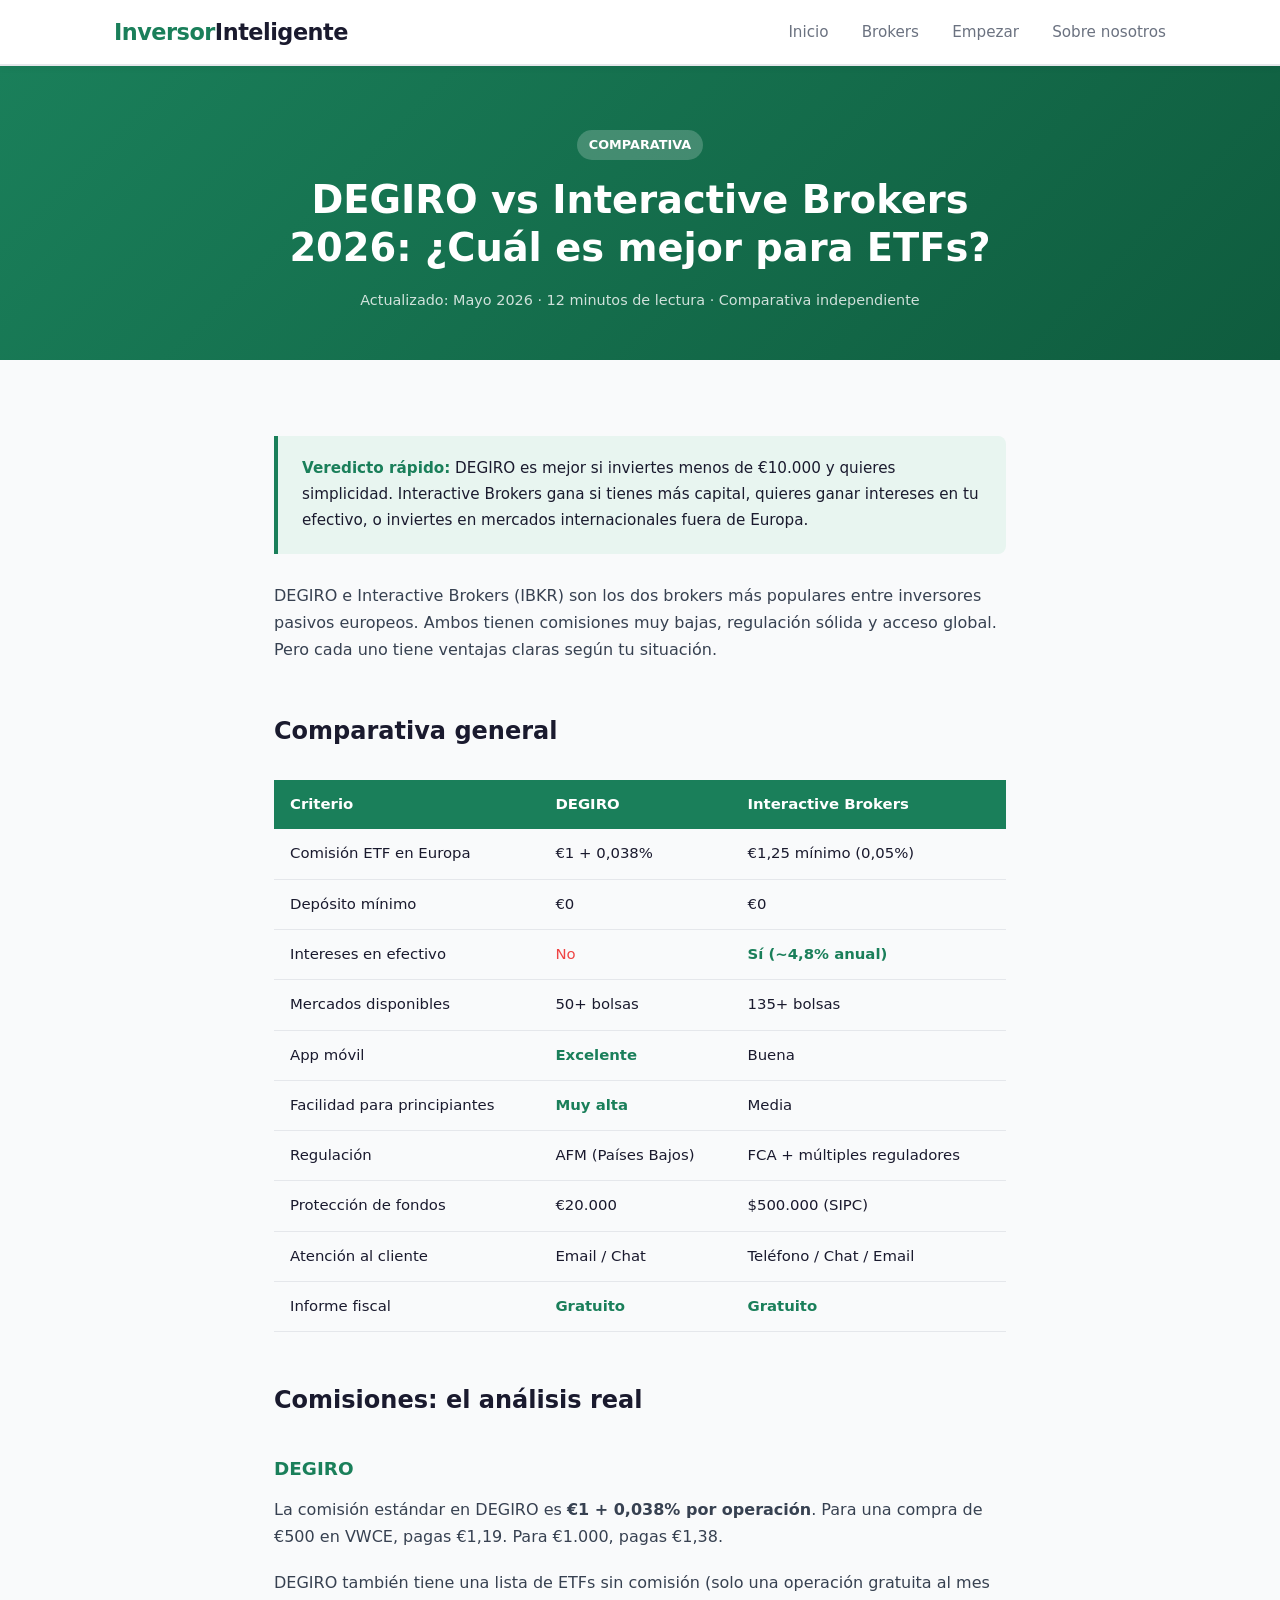
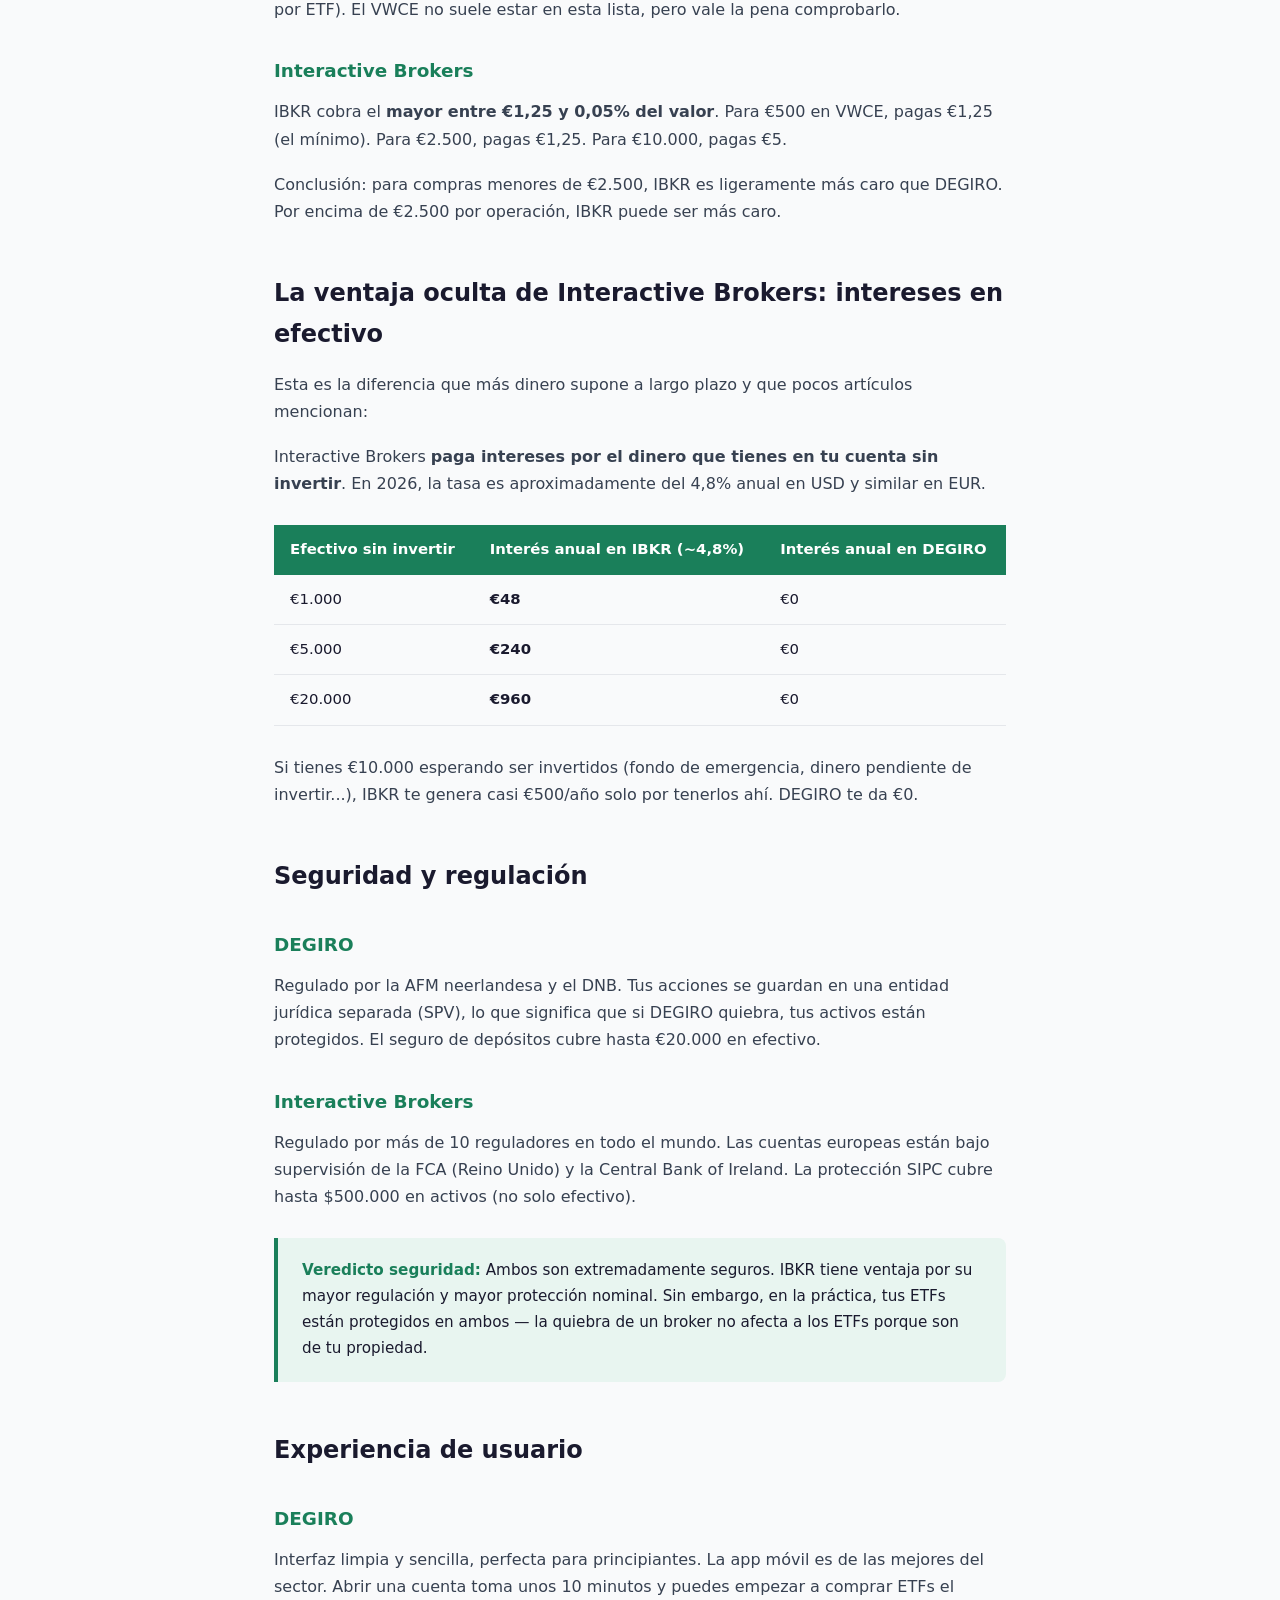
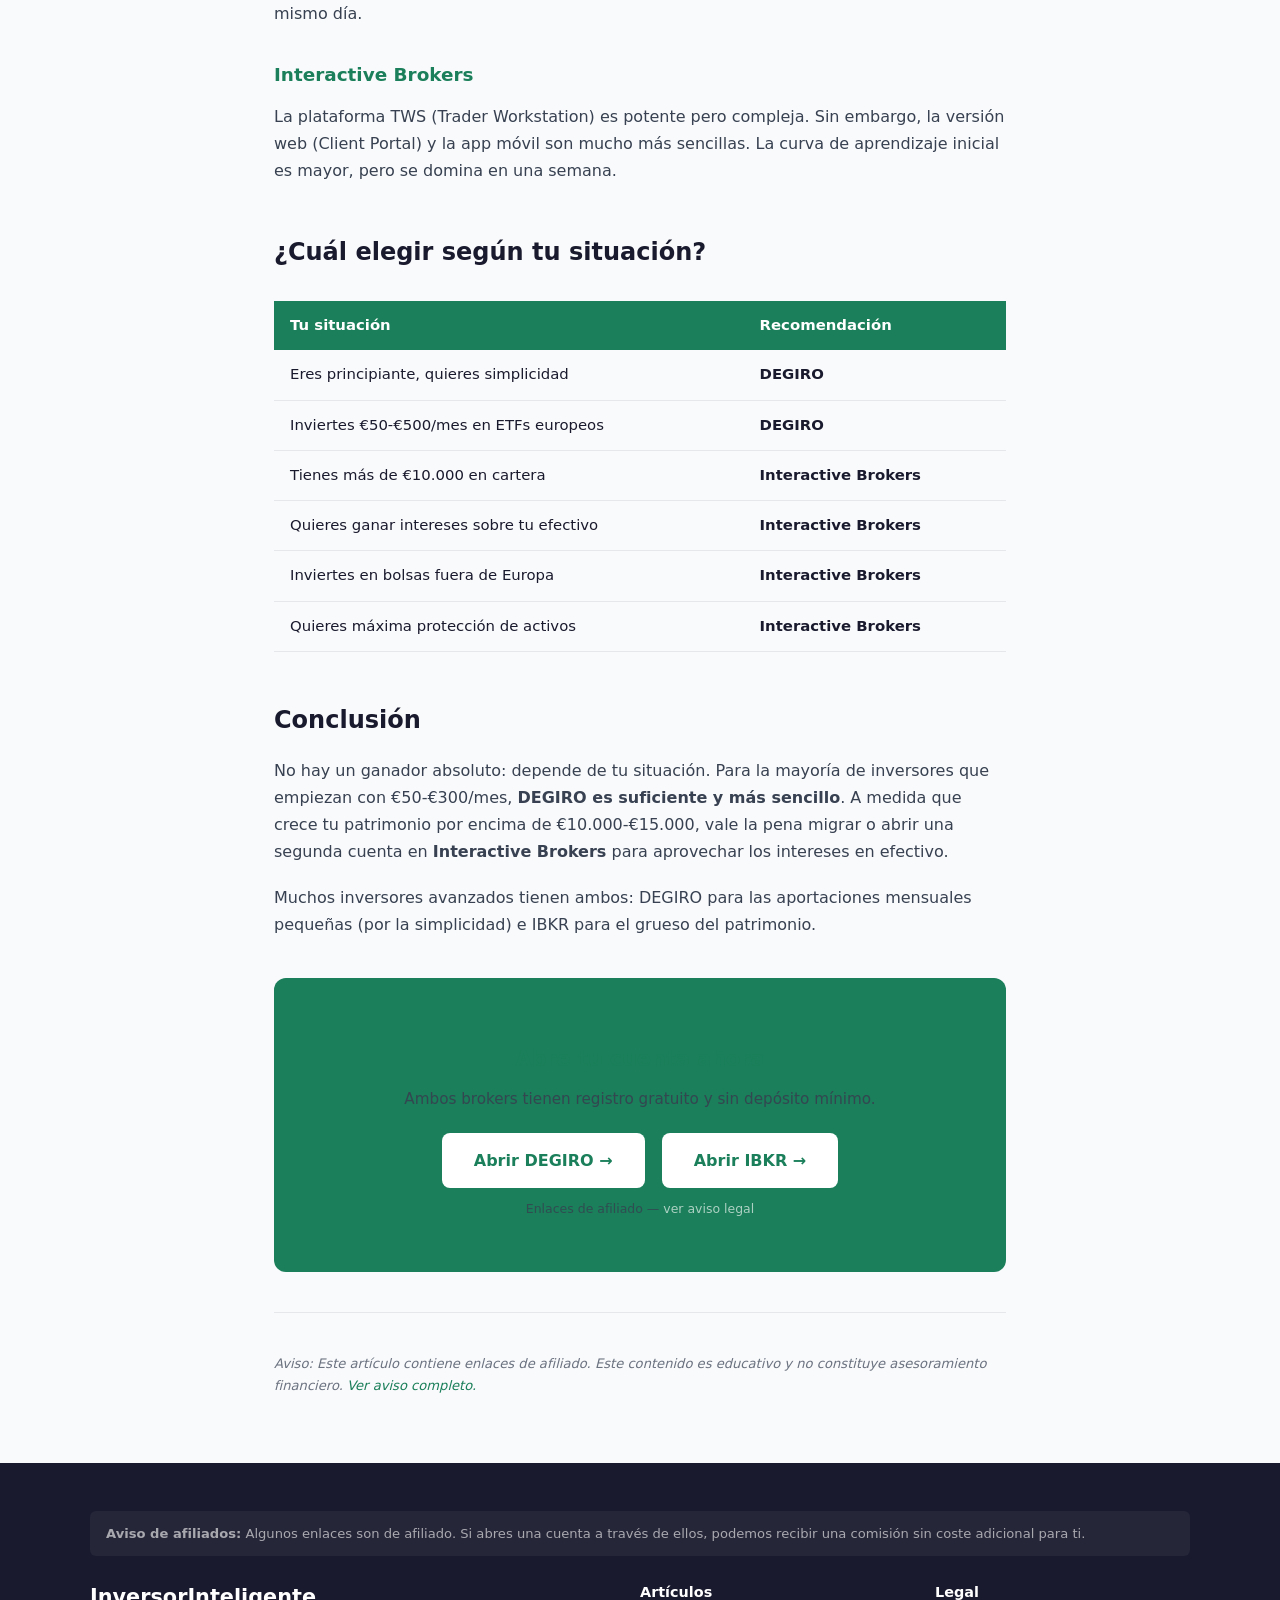
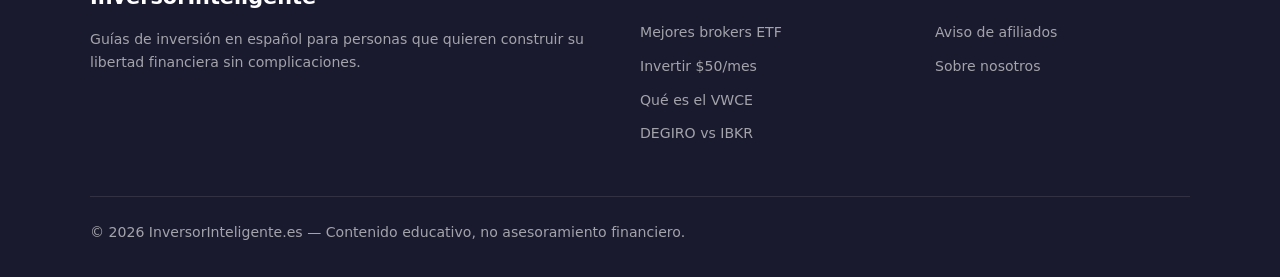
<file: articulos/degiro-vs-interactive-brokers.html>
<!DOCTYPE html>
<html lang="es">
<head>
  <meta charset="UTF-8">
  <meta name="viewport" content="width=device-width, initial-scale=1.0">
  <title>DEGIRO vs Interactive Brokers 2026: Comparativa completa | InversorInteligente</title>
  <meta name="description" content="Comparativa honesta entre DEGIRO e Interactive Brokers en 2026. Comisiones, seguridad, interfaz y veredicto final. ¿Cuál es mejor para ETFs?">
  <meta name="keywords" content="DEGIRO vs Interactive Brokers, mejor broker ETFs Europa, IBKR vs DEGIRO, broker para invertir 2026">
  <link rel="canonical" href="https://inversorinteligente.es/articulos/degiro-vs-interactive-brokers.html">
  <link rel="stylesheet" href="../css/style.css">
</head>
<body>

<header>
  <div class="header-inner">
    <a href="../index.html" class="logo">Inversor<span>Inteligente</span></a>
    <nav>
      <a href="../index.html">Inicio</a>
      <a href="mejores-brokers-etf-2026.html">Brokers</a>
      <a href="como-invertir-50-euros-mes.html">Empezar</a>
      <a href="../sobre-nosotros.html">Sobre nosotros</a>
    </nav>
  </div>
</header>

<div class="article-header">
  <span class="tag">Comparativa</span>
  <h1>DEGIRO vs Interactive Brokers 2026: ¿Cuál es mejor para ETFs?</h1>
  <p class="meta">Actualizado: Mayo 2026 · 12 minutos de lectura · Comparativa independiente</p>
</div>

<div class="article-body">

  <div class="destacado">
    <strong>Veredicto rápido:</strong> DEGIRO es mejor si inviertes menos de €10.000 y quieres simplicidad. Interactive Brokers gana si tienes más capital, quieres ganar intereses en tu efectivo, o inviertes en mercados internacionales fuera de Europa.
  </div>

  <p>DEGIRO e Interactive Brokers (IBKR) son los dos brokers más populares entre inversores pasivos europeos. Ambos tienen comisiones muy bajas, regulación sólida y acceso global. Pero cada uno tiene ventajas claras según tu situación.</p>

  <h2>Comparativa general</h2>

  <div class="tabla-wrap">
    <table>
      <thead>
        <tr>
          <th>Criterio</th>
          <th>DEGIRO</th>
          <th>Interactive Brokers</th>
        </tr>
      </thead>
      <tbody>
        <tr>
          <td>Comisión ETF en Europa</td>
          <td>€1 + 0,038%</td>
          <td>€1,25 mínimo (0,05%)</td>
        </tr>
        <tr>
          <td>Depósito mínimo</td>
          <td>€0</td>
          <td>€0</td>
        </tr>
        <tr>
          <td>Intereses en efectivo</td>
          <td><span class="cross">No</span></td>
          <td><span class="check">Sí (~4,8% anual)</span></td>
        </tr>
        <tr>
          <td>Mercados disponibles</td>
          <td>50+ bolsas</td>
          <td>135+ bolsas</td>
        </tr>
        <tr>
          <td>App móvil</td>
          <td><span class="check">Excelente</span></td>
          <td>Buena</td>
        </tr>
        <tr>
          <td>Facilidad para principiantes</td>
          <td><span class="check">Muy alta</span></td>
          <td>Media</td>
        </tr>
        <tr>
          <td>Regulación</td>
          <td>AFM (Países Bajos)</td>
          <td>FCA + múltiples reguladores</td>
        </tr>
        <tr>
          <td>Protección de fondos</td>
          <td>€20.000</td>
          <td>$500.000 (SIPC)</td>
        </tr>
        <tr>
          <td>Atención al cliente</td>
          <td>Email / Chat</td>
          <td>Teléfono / Chat / Email</td>
        </tr>
        <tr>
          <td>Informe fiscal</td>
          <td><span class="check">Gratuito</span></td>
          <td><span class="check">Gratuito</span></td>
        </tr>
      </tbody>
    </table>
  </div>

  <h2>Comisiones: el análisis real</h2>

  <h3>DEGIRO</h3>
  <p>La comisión estándar en DEGIRO es <strong>€1 + 0,038% por operación</strong>. Para una compra de €500 en VWCE, pagas €1,19. Para €1.000, pagas €1,38.</p>

  <p>DEGIRO también tiene una lista de ETFs sin comisión (solo una operación gratuita al mes por ETF). El VWCE no suele estar en esta lista, pero vale la pena comprobarlo.</p>

  <h3>Interactive Brokers</h3>
  <p>IBKR cobra el <strong>mayor entre €1,25 y 0,05% del valor</strong>. Para €500 en VWCE, pagas €1,25 (el mínimo). Para €2.500, pagas €1,25. Para €10.000, pagas €5.</p>

  <p>Conclusión: para compras menores de €2.500, IBKR es ligeramente más caro que DEGIRO. Por encima de €2.500 por operación, IBKR puede ser más caro.</p>

  <h2>La ventaja oculta de Interactive Brokers: intereses en efectivo</h2>

  <p>Esta es la diferencia que más dinero supone a largo plazo y que pocos artículos mencionan:</p>

  <p>Interactive Brokers <strong>paga intereses por el dinero que tienes en tu cuenta sin invertir</strong>. En 2026, la tasa es aproximadamente del 4,8% anual en USD y similar en EUR.</p>

  <div class="tabla-wrap">
    <table>
      <thead>
        <tr>
          <th>Efectivo sin invertir</th>
          <th>Interés anual en IBKR (~4,8%)</th>
          <th>Interés anual en DEGIRO</th>
        </tr>
      </thead>
      <tbody>
        <tr>
          <td>€1.000</td>
          <td><strong>€48</strong></td>
          <td>€0</td>
        </tr>
        <tr>
          <td>€5.000</td>
          <td><strong>€240</strong></td>
          <td>€0</td>
        </tr>
        <tr>
          <td>€20.000</td>
          <td><strong>€960</strong></td>
          <td>€0</td>
        </tr>
      </tbody>
    </table>
  </div>

  <p>Si tienes €10.000 esperando ser invertidos (fondo de emergencia, dinero pendiente de invertir...), IBKR te genera casi €500/año solo por tenerlos ahí. DEGIRO te da €0.</p>

  <h2>Seguridad y regulación</h2>

  <h3>DEGIRO</h3>
  <p>Regulado por la AFM neerlandesa y el DNB. Tus acciones se guardan en una entidad jurídica separada (SPV), lo que significa que si DEGIRO quiebra, tus activos están protegidos. El seguro de depósitos cubre hasta €20.000 en efectivo.</p>

  <h3>Interactive Brokers</h3>
  <p>Regulado por más de 10 reguladores en todo el mundo. Las cuentas europeas están bajo supervisión de la FCA (Reino Unido) y la Central Bank of Ireland. La protección SIPC cubre hasta $500.000 en activos (no solo efectivo).</p>

  <div class="destacado">
    <strong>Veredicto seguridad:</strong> Ambos son extremadamente seguros. IBKR tiene ventaja por su mayor regulación y mayor protección nominal. Sin embargo, en la práctica, tus ETFs están protegidos en ambos — la quiebra de un broker no afecta a los ETFs porque son de tu propiedad.
  </div>

  <h2>Experiencia de usuario</h2>

  <h3>DEGIRO</h3>
  <p>Interfaz limpia y sencilla, perfecta para principiantes. La app móvil es de las mejores del sector. Abrir una cuenta toma unos 10 minutos y puedes empezar a comprar ETFs el mismo día.</p>

  <h3>Interactive Brokers</h3>
  <p>La plataforma TWS (Trader Workstation) es potente pero compleja. Sin embargo, la versión web (Client Portal) y la app móvil son mucho más sencillas. La curva de aprendizaje inicial es mayor, pero se domina en una semana.</p>

  <h2>¿Cuál elegir según tu situación?</h2>

  <div class="tabla-wrap">
    <table>
      <thead>
        <tr>
          <th>Tu situación</th>
          <th>Recomendación</th>
        </tr>
      </thead>
      <tbody>
        <tr>
          <td>Eres principiante, quieres simplicidad</td>
          <td><strong>DEGIRO</strong></td>
        </tr>
        <tr>
          <td>Inviertes €50-€500/mes en ETFs europeos</td>
          <td><strong>DEGIRO</strong></td>
        </tr>
        <tr>
          <td>Tienes más de €10.000 en cartera</td>
          <td><strong>Interactive Brokers</strong></td>
        </tr>
        <tr>
          <td>Quieres ganar intereses sobre tu efectivo</td>
          <td><strong>Interactive Brokers</strong></td>
        </tr>
        <tr>
          <td>Inviertes en bolsas fuera de Europa</td>
          <td><strong>Interactive Brokers</strong></td>
        </tr>
        <tr>
          <td>Quieres máxima protección de activos</td>
          <td><strong>Interactive Brokers</strong></td>
        </tr>
      </tbody>
    </table>
  </div>

  <h2>Conclusión</h2>

  <p>No hay un ganador absoluto: depende de tu situación. Para la mayoría de inversores que empiezan con €50-€300/mes, <strong>DEGIRO es suficiente y más sencillo</strong>. A medida que crece tu patrimonio por encima de €10.000-€15.000, vale la pena migrar o abrir una segunda cuenta en <strong>Interactive Brokers</strong> para aprovechar los intereses en efectivo.</p>

  <p>Muchos inversores avanzados tienen ambos: DEGIRO para las aportaciones mensuales pequeñas (por la simplicidad) e IBKR para el grueso del patrimonio.</p>

  <div class="cta-box">
    <h3>Abre tu cuenta ahora</h3>
    <p>Ambos brokers tienen registro gratuito y sin depósito mínimo.</p>
    <a href="https://www.degiro.es/amigo-invita-amigo/empezar-a-invertir?id=TU_ID_AFILIADO" class="btn" style="margin-right:12px;" target="_blank" rel="nofollow noopener">Abrir DEGIRO →</a>
    <a href="https://www.interactivebrokers.com/es/trading/ibkr-lite.php" class="btn" target="_blank" rel="nofollow noopener">Abrir IBKR →</a>
    <p style="font-size:0.78rem; margin-top:10px; opacity:0.8;">Enlaces de afiliado — <a href="../aviso-legal-afiliados.html" style="color:rgba(255,255,255,0.8)">ver aviso legal</a></p>
  </div>

  <hr style="margin: 40px 0; border: none; border-top: 1px solid #e5e7eb;">
  <p style="font-size:0.82rem; color:#6b7280;"><em>Aviso: Este artículo contiene enlaces de afiliado. Este contenido es educativo y no constituye asesoramiento financiero. <a href="../aviso-legal-afiliados.html">Ver aviso completo.</a></em></p>

</div>

<footer>
  <div class="footer-inner">
    <div class="aviso">
      <strong>Aviso de afiliados:</strong> Algunos enlaces son de afiliado. Si abres una cuenta a través de ellos, podemos recibir una comisión sin coste adicional para ti.
    </div>
    <div class="footer-grid">
      <div>
        <div class="footer-logo">InversorInteligente</div>
        <p>Guías de inversión en español para personas que quieren construir su libertad financiera sin complicaciones.</p>
      </div>
      <div>
        <h4>Artículos</h4>
        <a href="mejores-brokers-etf-2026.html">Mejores brokers ETF</a>
        <a href="como-invertir-50-euros-mes.html">Invertir $50/mes</a>
        <a href="que-es-vwce.html">Qué es el VWCE</a>
        <a href="degiro-vs-interactive-brokers.html">DEGIRO vs IBKR</a>
      </div>
      <div>
        <h4>Legal</h4>
        <a href="../aviso-legal-afiliados.html">Aviso de afiliados</a>
        <a href="../sobre-nosotros.html">Sobre nosotros</a>
      </div>
    </div>
    <div class="footer-bottom">
      <span>© 2026 InversorInteligente.es — Contenido educativo, no asesoramiento financiero.</span>
    </div>
  </div>
</footer>

</body>
</html>
</file>
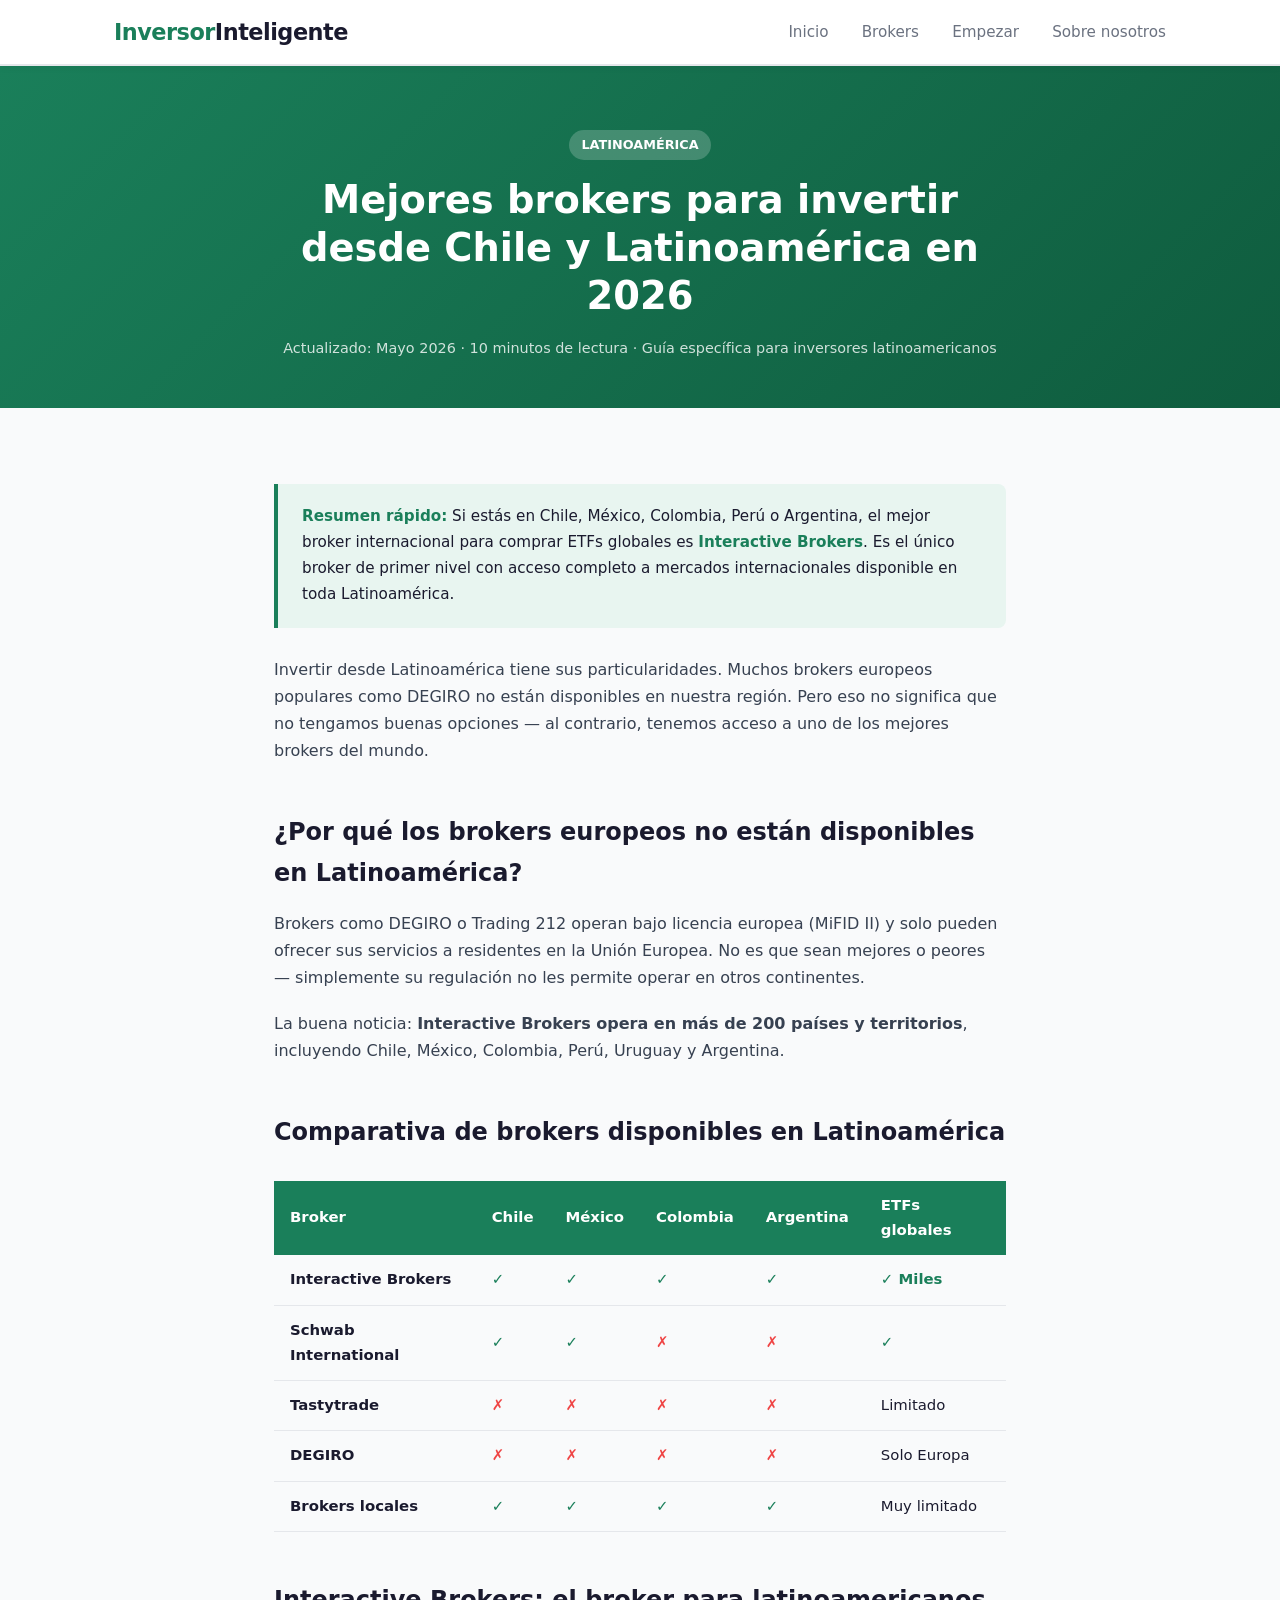
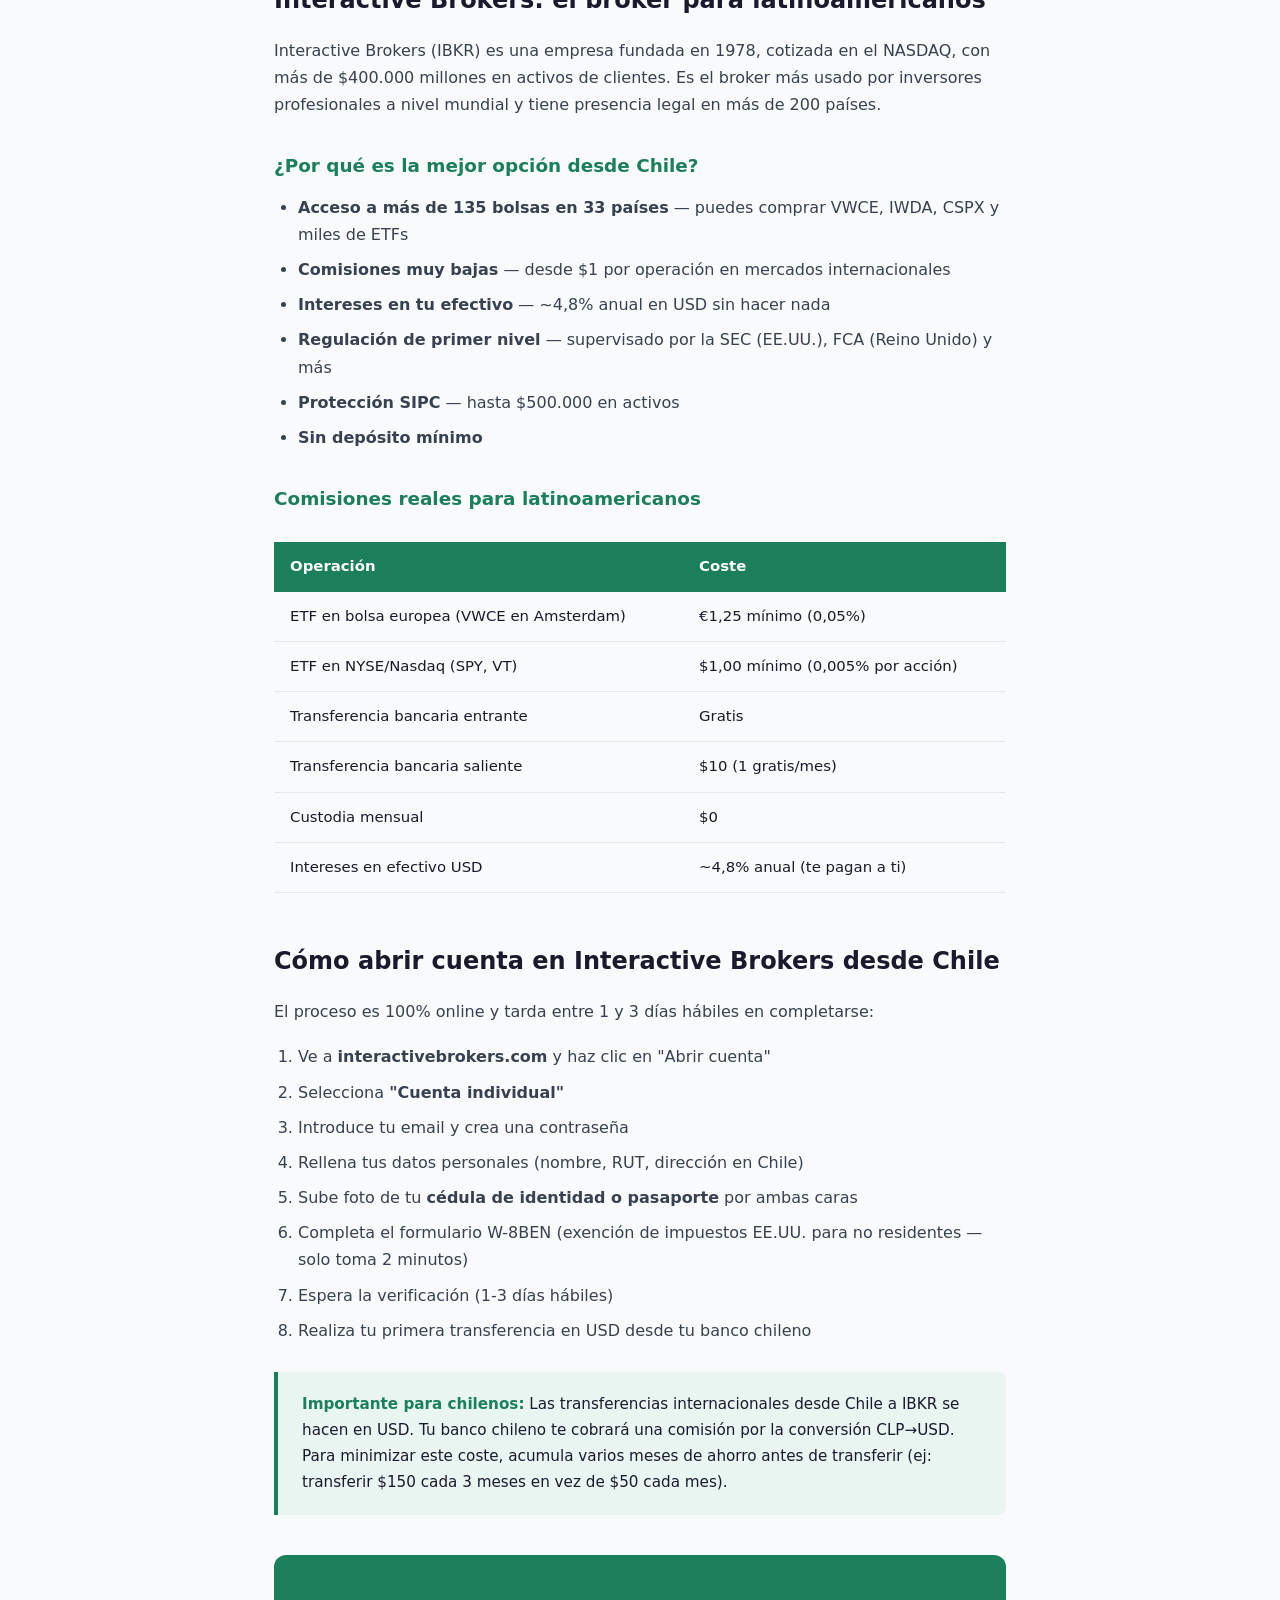
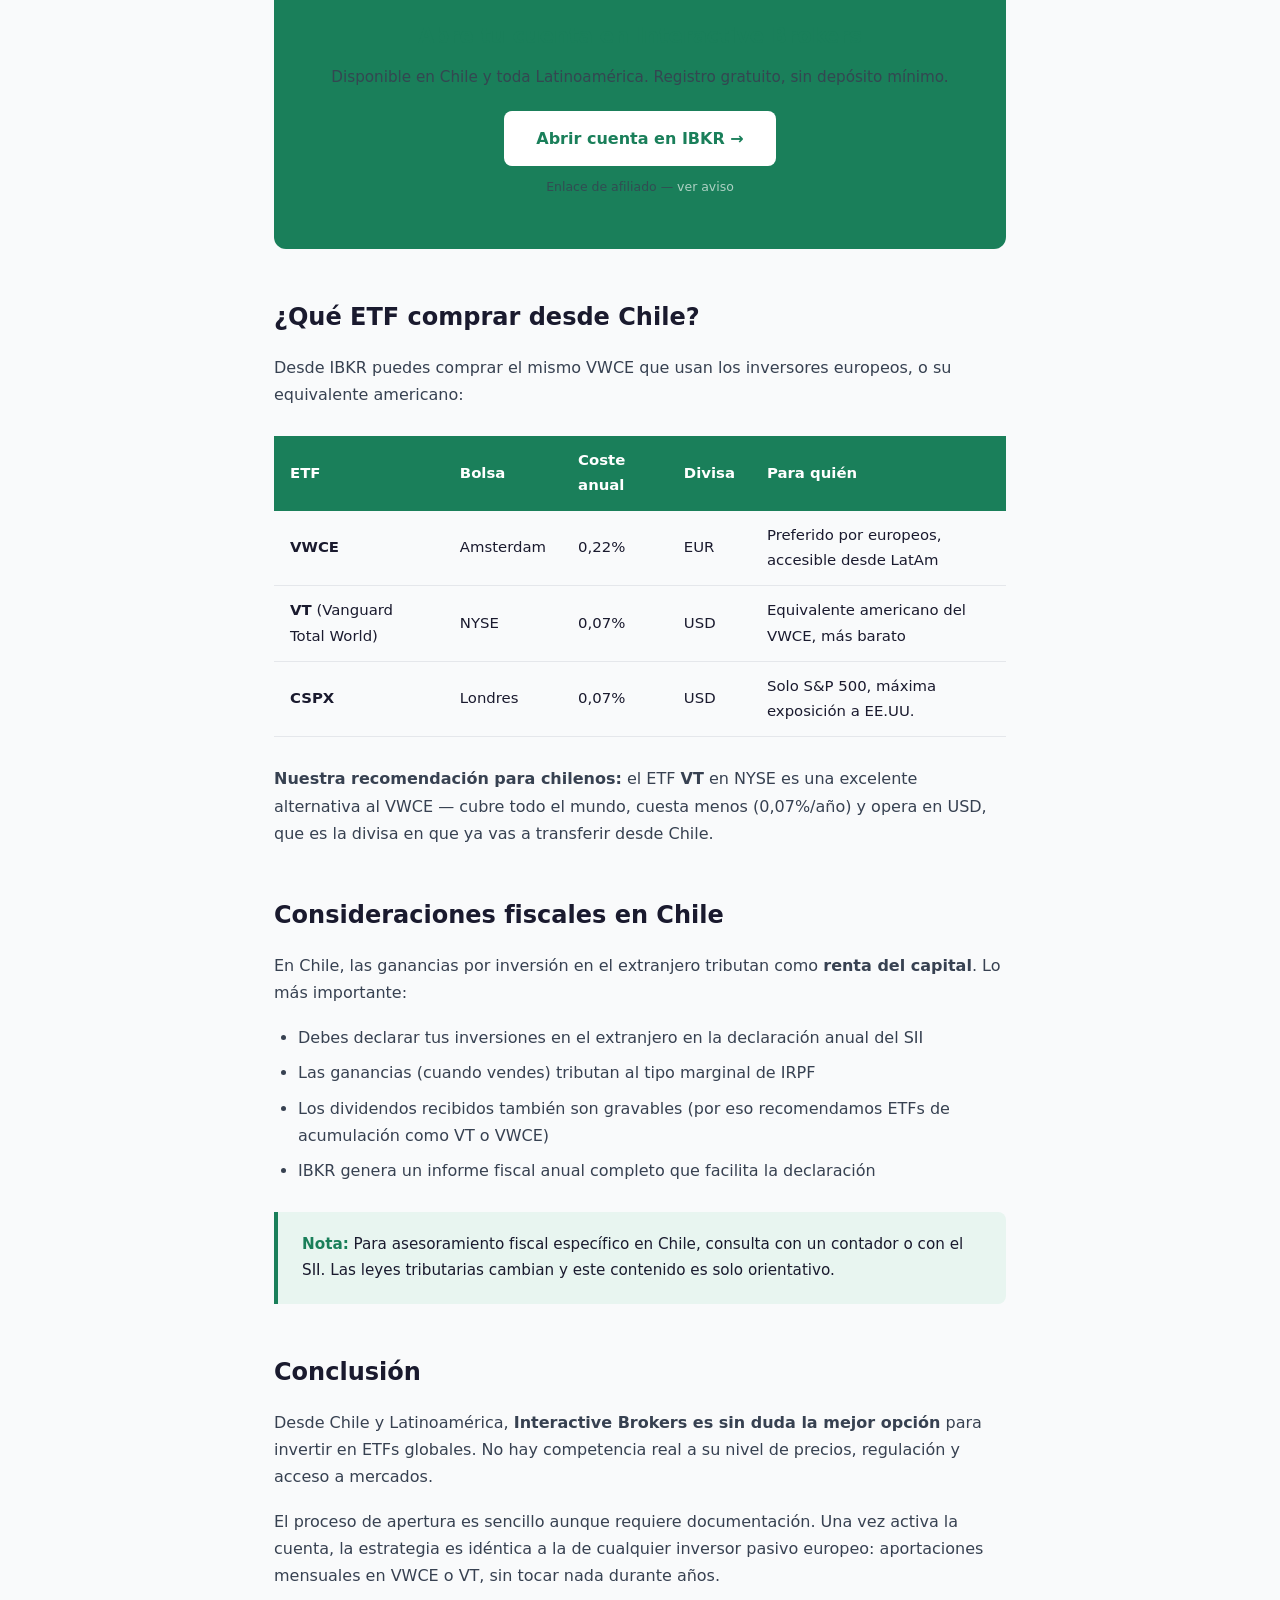
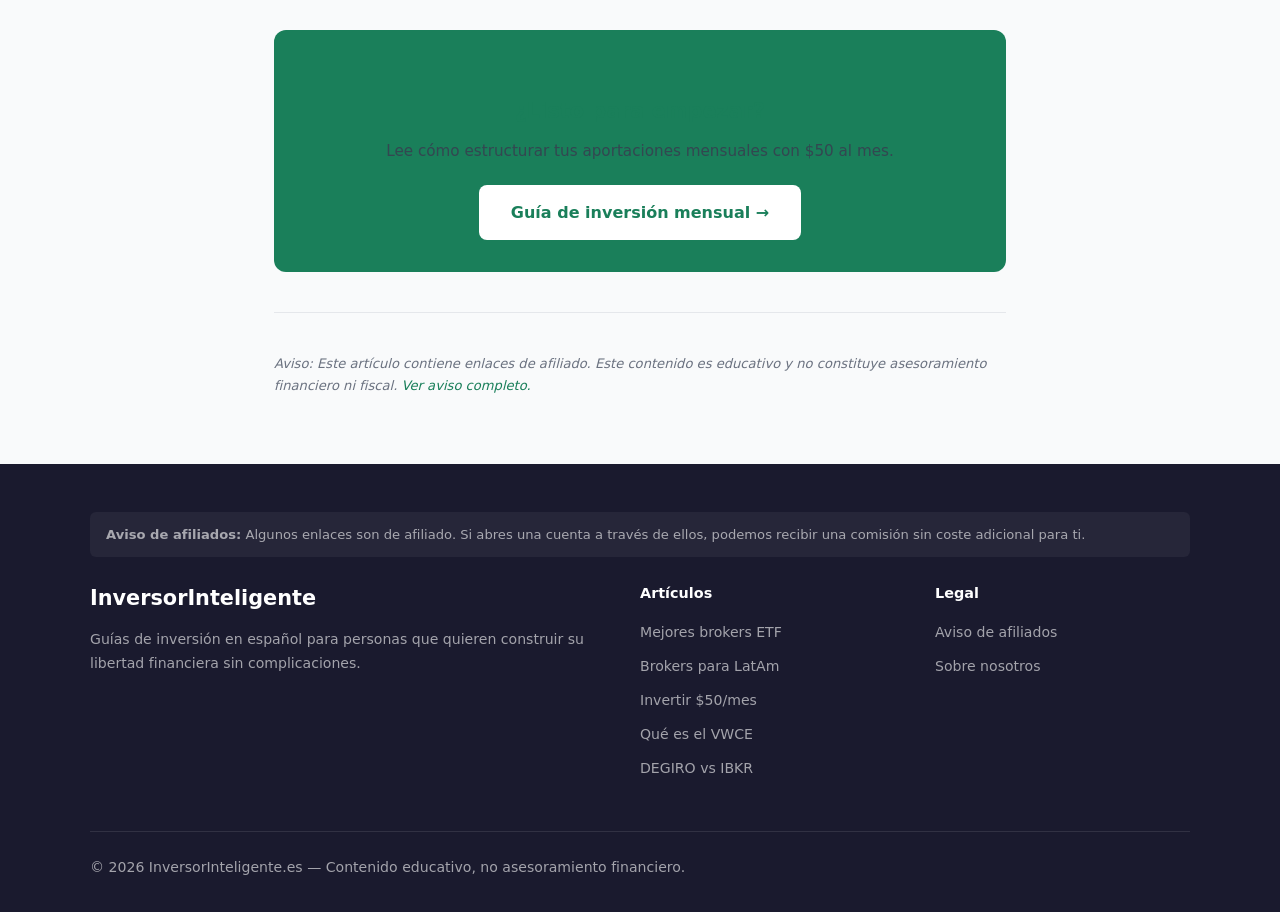
<file: articulos/mejores-brokers-chile-latinoamerica.html>
<!DOCTYPE html>
<html lang="es">
<head>
  <meta charset="UTF-8">
  <meta name="viewport" content="width=device-width, initial-scale=1.0">
  <title>Mejores brokers para invertir desde Chile y Latinoamérica 2026 | InversorInteligente</title>
  <meta name="description" content="Los mejores brokers para comprar ETFs desde Chile, México, Argentina y Latinoamérica en 2026. Cuál elegir, cómo abrir cuenta y qué comisiones cobran.">
  <meta name="keywords" content="broker Chile, invertir desde Chile, broker ETF Latinoamérica, Interactive Brokers Chile, cómo invertir en ETFs desde México">
  <link rel="canonical" href="https://inversorinteligente.es/articulos/mejores-brokers-chile-latinoamerica.html">
  <link rel="stylesheet" href="../css/style.css">
</head>
<body>

<header>
  <div class="header-inner">
    <a href="../index.html" class="logo">Inversor<span>Inteligente</span></a>
    <nav>
      <a href="../index.html">Inicio</a>
      <a href="mejores-brokers-etf-2026.html">Brokers</a>
      <a href="como-invertir-50-euros-mes.html">Empezar</a>
      <a href="../sobre-nosotros.html">Sobre nosotros</a>
    </nav>
  </div>
</header>

<div class="article-header">
  <span class="tag">Latinoamérica</span>
  <h1>Mejores brokers para invertir desde Chile y Latinoamérica en 2026</h1>
  <p class="meta">Actualizado: Mayo 2026 · 10 minutos de lectura · Guía específica para inversores latinoamericanos</p>
</div>

<div class="article-body">

  <div class="destacado">
    <strong>Resumen rápido:</strong> Si estás en Chile, México, Colombia, Perú o Argentina, el mejor broker internacional para comprar ETFs globales es <strong>Interactive Brokers</strong>. Es el único broker de primer nivel con acceso completo a mercados internacionales disponible en toda Latinoamérica.
  </div>

  <p>Invertir desde Latinoamérica tiene sus particularidades. Muchos brokers europeos populares como DEGIRO no están disponibles en nuestra región. Pero eso no significa que no tengamos buenas opciones — al contrario, tenemos acceso a uno de los mejores brokers del mundo.</p>

  <h2>¿Por qué los brokers europeos no están disponibles en Latinoamérica?</h2>

  <p>Brokers como DEGIRO o Trading 212 operan bajo licencia europea (MiFID II) y solo pueden ofrecer sus servicios a residentes en la Unión Europea. No es que sean mejores o peores — simplemente su regulación no les permite operar en otros continentes.</p>

  <p>La buena noticia: <strong>Interactive Brokers opera en más de 200 países y territorios</strong>, incluyendo Chile, México, Colombia, Perú, Uruguay y Argentina.</p>

  <h2>Comparativa de brokers disponibles en Latinoamérica</h2>

  <div class="tabla-wrap">
    <table>
      <thead>
        <tr>
          <th>Broker</th>
          <th>Chile</th>
          <th>México</th>
          <th>Colombia</th>
          <th>Argentina</th>
          <th>ETFs globales</th>
        </tr>
      </thead>
      <tbody>
        <tr>
          <td><strong>Interactive Brokers</strong></td>
          <td><span class="check">✓</span></td>
          <td><span class="check">✓</span></td>
          <td><span class="check">✓</span></td>
          <td><span class="check">✓</span></td>
          <td><span class="check">✓ Miles</span></td>
        </tr>
        <tr>
          <td><strong>Schwab International</strong></td>
          <td><span class="check">✓</span></td>
          <td><span class="check">✓</span></td>
          <td><span class="cross">✗</span></td>
          <td><span class="cross">✗</span></td>
          <td><span class="check">✓</span></td>
        </tr>
        <tr>
          <td><strong>Tastytrade</strong></td>
          <td><span class="cross">✗</span></td>
          <td><span class="cross">✗</span></td>
          <td><span class="cross">✗</span></td>
          <td><span class="cross">✗</span></td>
          <td>Limitado</td>
        </tr>
        <tr>
          <td><strong>DEGIRO</strong></td>
          <td><span class="cross">✗</span></td>
          <td><span class="cross">✗</span></td>
          <td><span class="cross">✗</span></td>
          <td><span class="cross">✗</span></td>
          <td>Solo Europa</td>
        </tr>
        <tr>
          <td><strong>Brokers locales</strong></td>
          <td><span class="check">✓</span></td>
          <td><span class="check">✓</span></td>
          <td><span class="check">✓</span></td>
          <td><span class="check">✓</span></td>
          <td>Muy limitado</td>
        </tr>
      </tbody>
    </table>
  </div>

  <h2>Interactive Brokers: el broker para latinoamericanos</h2>

  <p>Interactive Brokers (IBKR) es una empresa fundada en 1978, cotizada en el NASDAQ, con más de $400.000 millones en activos de clientes. Es el broker más usado por inversores profesionales a nivel mundial y tiene presencia legal en más de 200 países.</p>

  <h3>¿Por qué es la mejor opción desde Chile?</h3>
  <ul>
    <li><strong>Acceso a más de 135 bolsas en 33 países</strong> — puedes comprar VWCE, IWDA, CSPX y miles de ETFs</li>
    <li><strong>Comisiones muy bajas</strong> — desde $1 por operación en mercados internacionales</li>
    <li><strong>Intereses en tu efectivo</strong> — ~4,8% anual en USD sin hacer nada</li>
    <li><strong>Regulación de primer nivel</strong> — supervisado por la SEC (EE.UU.), FCA (Reino Unido) y más</li>
    <li><strong>Protección SIPC</strong> — hasta $500.000 en activos</li>
    <li><strong>Sin depósito mínimo</strong></li>
  </ul>

  <h3>Comisiones reales para latinoamericanos</h3>

  <div class="tabla-wrap">
    <table>
      <thead>
        <tr>
          <th>Operación</th>
          <th>Coste</th>
        </tr>
      </thead>
      <tbody>
        <tr>
          <td>ETF en bolsa europea (VWCE en Amsterdam)</td>
          <td>€1,25 mínimo (0,05%)</td>
        </tr>
        <tr>
          <td>ETF en NYSE/Nasdaq (SPY, VT)</td>
          <td>$1,00 mínimo (0,005% por acción)</td>
        </tr>
        <tr>
          <td>Transferencia bancaria entrante</td>
          <td>Gratis</td>
        </tr>
        <tr>
          <td>Transferencia bancaria saliente</td>
          <td>$10 (1 gratis/mes)</td>
        </tr>
        <tr>
          <td>Custodia mensual</td>
          <td>$0</td>
        </tr>
        <tr>
          <td>Intereses en efectivo USD</td>
          <td>~4,8% anual (te pagan a ti)</td>
        </tr>
      </tbody>
    </table>
  </div>

  <h2>Cómo abrir cuenta en Interactive Brokers desde Chile</h2>

  <p>El proceso es 100% online y tarda entre 1 y 3 días hábiles en completarse:</p>

  <ol>
    <li>Ve a <strong>interactivebrokers.com</strong> y haz clic en "Abrir cuenta"</li>
    <li>Selecciona <strong>"Cuenta individual"</strong></li>
    <li>Introduce tu email y crea una contraseña</li>
    <li>Rellena tus datos personales (nombre, RUT, dirección en Chile)</li>
    <li>Sube foto de tu <strong>cédula de identidad o pasaporte</strong> por ambas caras</li>
    <li>Completa el formulario W-8BEN (exención de impuestos EE.UU. para no residentes — solo toma 2 minutos)</li>
    <li>Espera la verificación (1-3 días hábiles)</li>
    <li>Realiza tu primera transferencia en USD desde tu banco chileno</li>
  </ol>

  <div class="destacado">
    <strong>Importante para chilenos:</strong> Las transferencias internacionales desde Chile a IBKR se hacen en USD. Tu banco chileno te cobrará una comisión por la conversión CLP→USD. Para minimizar este coste, acumula varios meses de ahorro antes de transferir (ej: transferir $150 cada 3 meses en vez de $50 cada mes).
  </div>

  <div class="cta-box">
    <h3>Abre tu cuenta en Interactive Brokers</h3>
    <p>Disponible en Chile y toda Latinoamérica. Registro gratuito, sin depósito mínimo.</p>
    <a href="https://www.interactivebrokers.com/es/trading/ibkr-lite.php" class="btn" target="_blank" rel="nofollow noopener">Abrir cuenta en IBKR →</a>
    <p style="font-size:0.78rem; margin-top:10px; opacity:0.8;">Enlace de afiliado — <a href="../aviso-legal-afiliados.html" style="color:rgba(255,255,255,0.8)">ver aviso</a></p>
  </div>

  <h2>¿Qué ETF comprar desde Chile?</h2>

  <p>Desde IBKR puedes comprar el mismo VWCE que usan los inversores europeos, o su equivalente americano:</p>

  <div class="tabla-wrap">
    <table>
      <thead>
        <tr>
          <th>ETF</th>
          <th>Bolsa</th>
          <th>Coste anual</th>
          <th>Divisa</th>
          <th>Para quién</th>
        </tr>
      </thead>
      <tbody>
        <tr>
          <td><strong>VWCE</strong></td>
          <td>Amsterdam</td>
          <td>0,22%</td>
          <td>EUR</td>
          <td>Preferido por europeos, accesible desde LatAm</td>
        </tr>
        <tr>
          <td><strong>VT</strong> (Vanguard Total World)</td>
          <td>NYSE</td>
          <td>0,07%</td>
          <td>USD</td>
          <td>Equivalente americano del VWCE, más barato</td>
        </tr>
        <tr>
          <td><strong>CSPX</strong></td>
          <td>Londres</td>
          <td>0,07%</td>
          <td>USD</td>
          <td>Solo S&P 500, máxima exposición a EE.UU.</td>
        </tr>
      </tbody>
    </table>
  </div>

  <p><strong>Nuestra recomendación para chilenos:</strong> el ETF <strong>VT</strong> en NYSE es una excelente alternativa al VWCE — cubre todo el mundo, cuesta menos (0,07%/año) y opera en USD, que es la divisa en que ya vas a transferir desde Chile.</p>

  <h2>Consideraciones fiscales en Chile</h2>

  <p>En Chile, las ganancias por inversión en el extranjero tributan como <strong>renta del capital</strong>. Lo más importante:</p>

  <ul>
    <li>Debes declarar tus inversiones en el extranjero en la declaración anual del SII</li>
    <li>Las ganancias (cuando vendes) tributan al tipo marginal de IRPF</li>
    <li>Los dividendos recibidos también son gravables (por eso recomendamos ETFs de acumulación como VT o VWCE)</li>
    <li>IBKR genera un informe fiscal anual completo que facilita la declaración</li>
  </ul>

  <div class="destacado">
    <strong>Nota:</strong> Para asesoramiento fiscal específico en Chile, consulta con un contador o con el SII. Las leyes tributarias cambian y este contenido es solo orientativo.
  </div>

  <h2>Conclusión</h2>

  <p>Desde Chile y Latinoamérica, <strong>Interactive Brokers es sin duda la mejor opción</strong> para invertir en ETFs globales. No hay competencia real a su nivel de precios, regulación y acceso a mercados.</p>

  <p>El proceso de apertura es sencillo aunque requiere documentación. Una vez activa la cuenta, la estrategia es idéntica a la de cualquier inversor pasivo europeo: aportaciones mensuales en VWCE o VT, sin tocar nada durante años.</p>

  <div class="cta-box">
    <h3>¿Listo para empezar?</h3>
    <p>Lee cómo estructurar tus aportaciones mensuales con $50 al mes.</p>
    <a href="como-invertir-50-euros-mes.html" class="btn">Guía de inversión mensual →</a>
  </div>

  <hr style="margin: 40px 0; border: none; border-top: 1px solid #e5e7eb;">
  <p style="font-size:0.82rem; color:#6b7280;"><em>Aviso: Este artículo contiene enlaces de afiliado. Este contenido es educativo y no constituye asesoramiento financiero ni fiscal. <a href="../aviso-legal-afiliados.html">Ver aviso completo.</a></em></p>

</div>

<footer>
  <div class="footer-inner">
    <div class="aviso">
      <strong>Aviso de afiliados:</strong> Algunos enlaces son de afiliado. Si abres una cuenta a través de ellos, podemos recibir una comisión sin coste adicional para ti.
    </div>
    <div class="footer-grid">
      <div>
        <div class="footer-logo">InversorInteligente</div>
        <p>Guías de inversión en español para personas que quieren construir su libertad financiera sin complicaciones.</p>
      </div>
      <div>
        <h4>Artículos</h4>
        <a href="mejores-brokers-etf-2026.html">Mejores brokers ETF</a>
        <a href="mejores-brokers-chile-latinoamerica.html">Brokers para LatAm</a>
        <a href="como-invertir-50-euros-mes.html">Invertir $50/mes</a>
        <a href="que-es-vwce.html">Qué es el VWCE</a>
        <a href="degiro-vs-interactive-brokers.html">DEGIRO vs IBKR</a>
      </div>
      <div>
        <h4>Legal</h4>
        <a href="../aviso-legal-afiliados.html">Aviso de afiliados</a>
        <a href="../sobre-nosotros.html">Sobre nosotros</a>
      </div>
    </div>
    <div class="footer-bottom">
      <span>© 2026 InversorInteligente.es — Contenido educativo, no asesoramiento financiero.</span>
    </div>
  </div>
</footer>

</body>
</html>
</file>
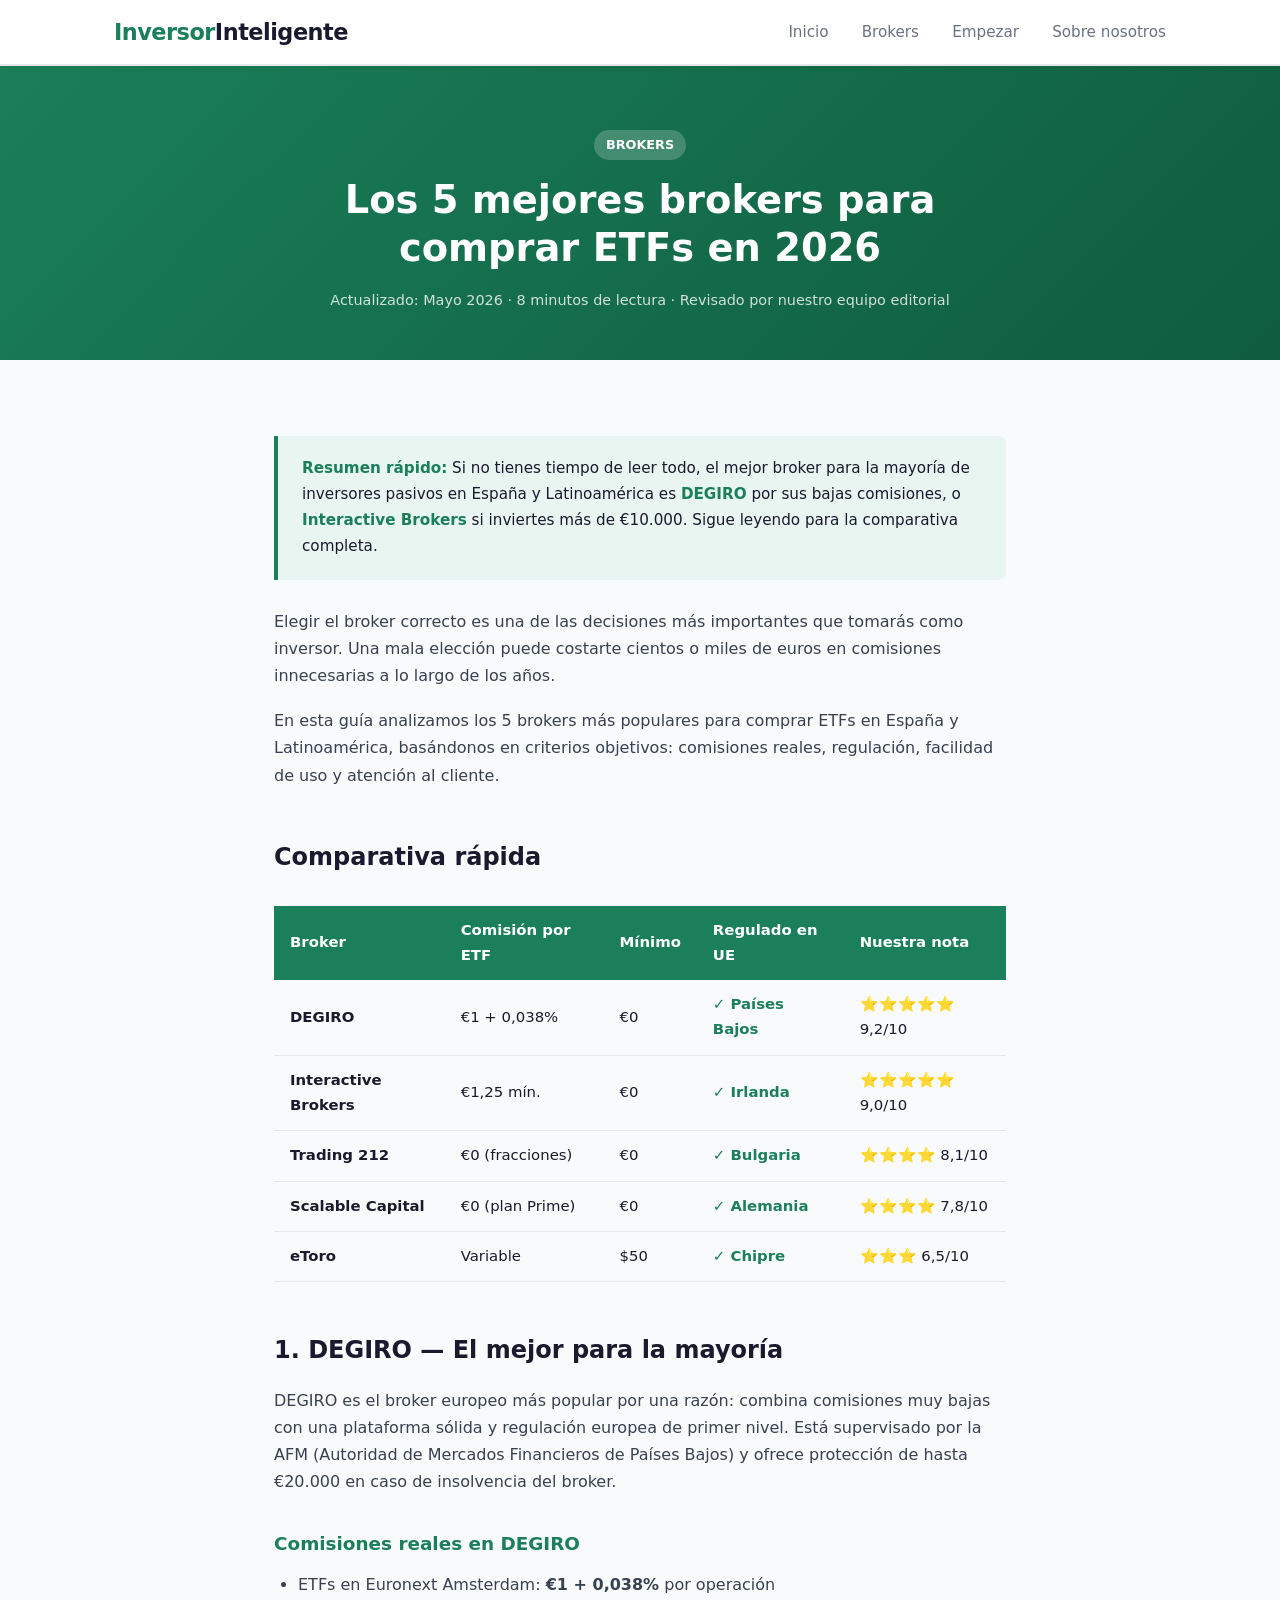
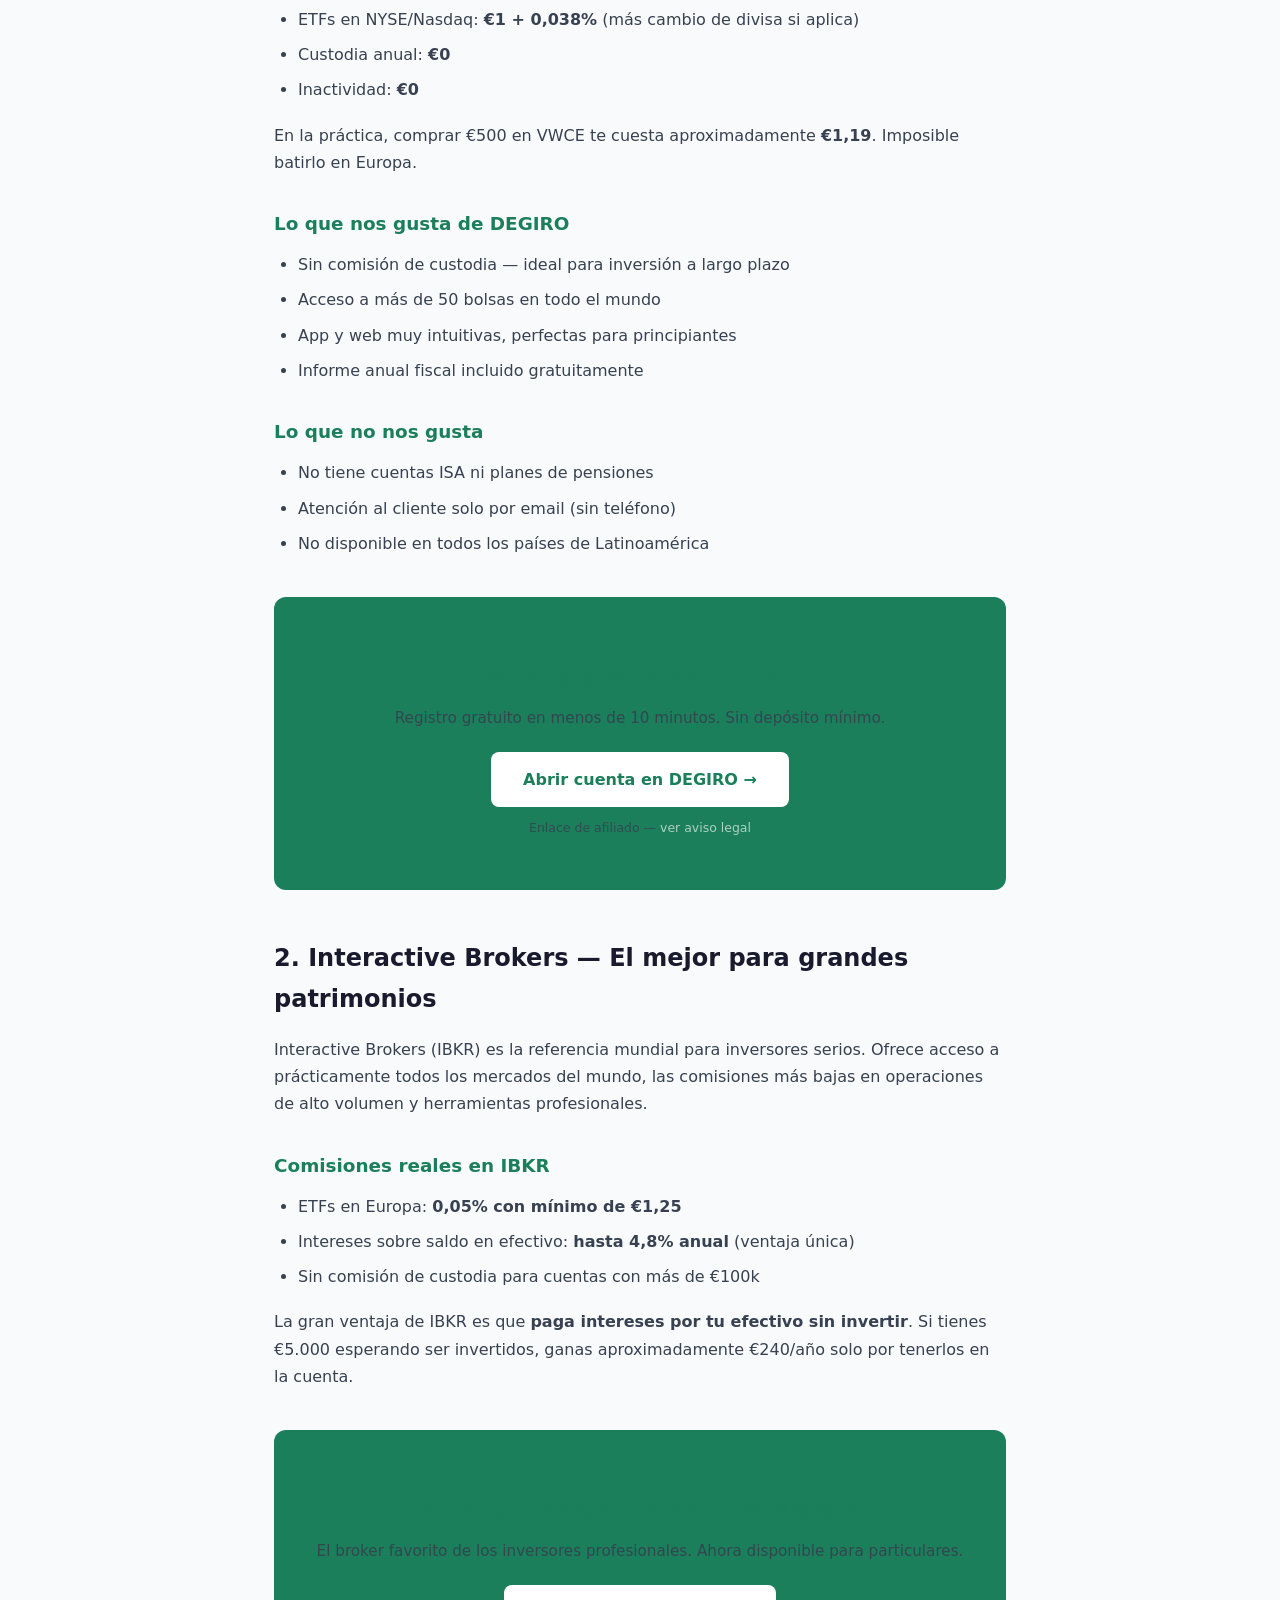
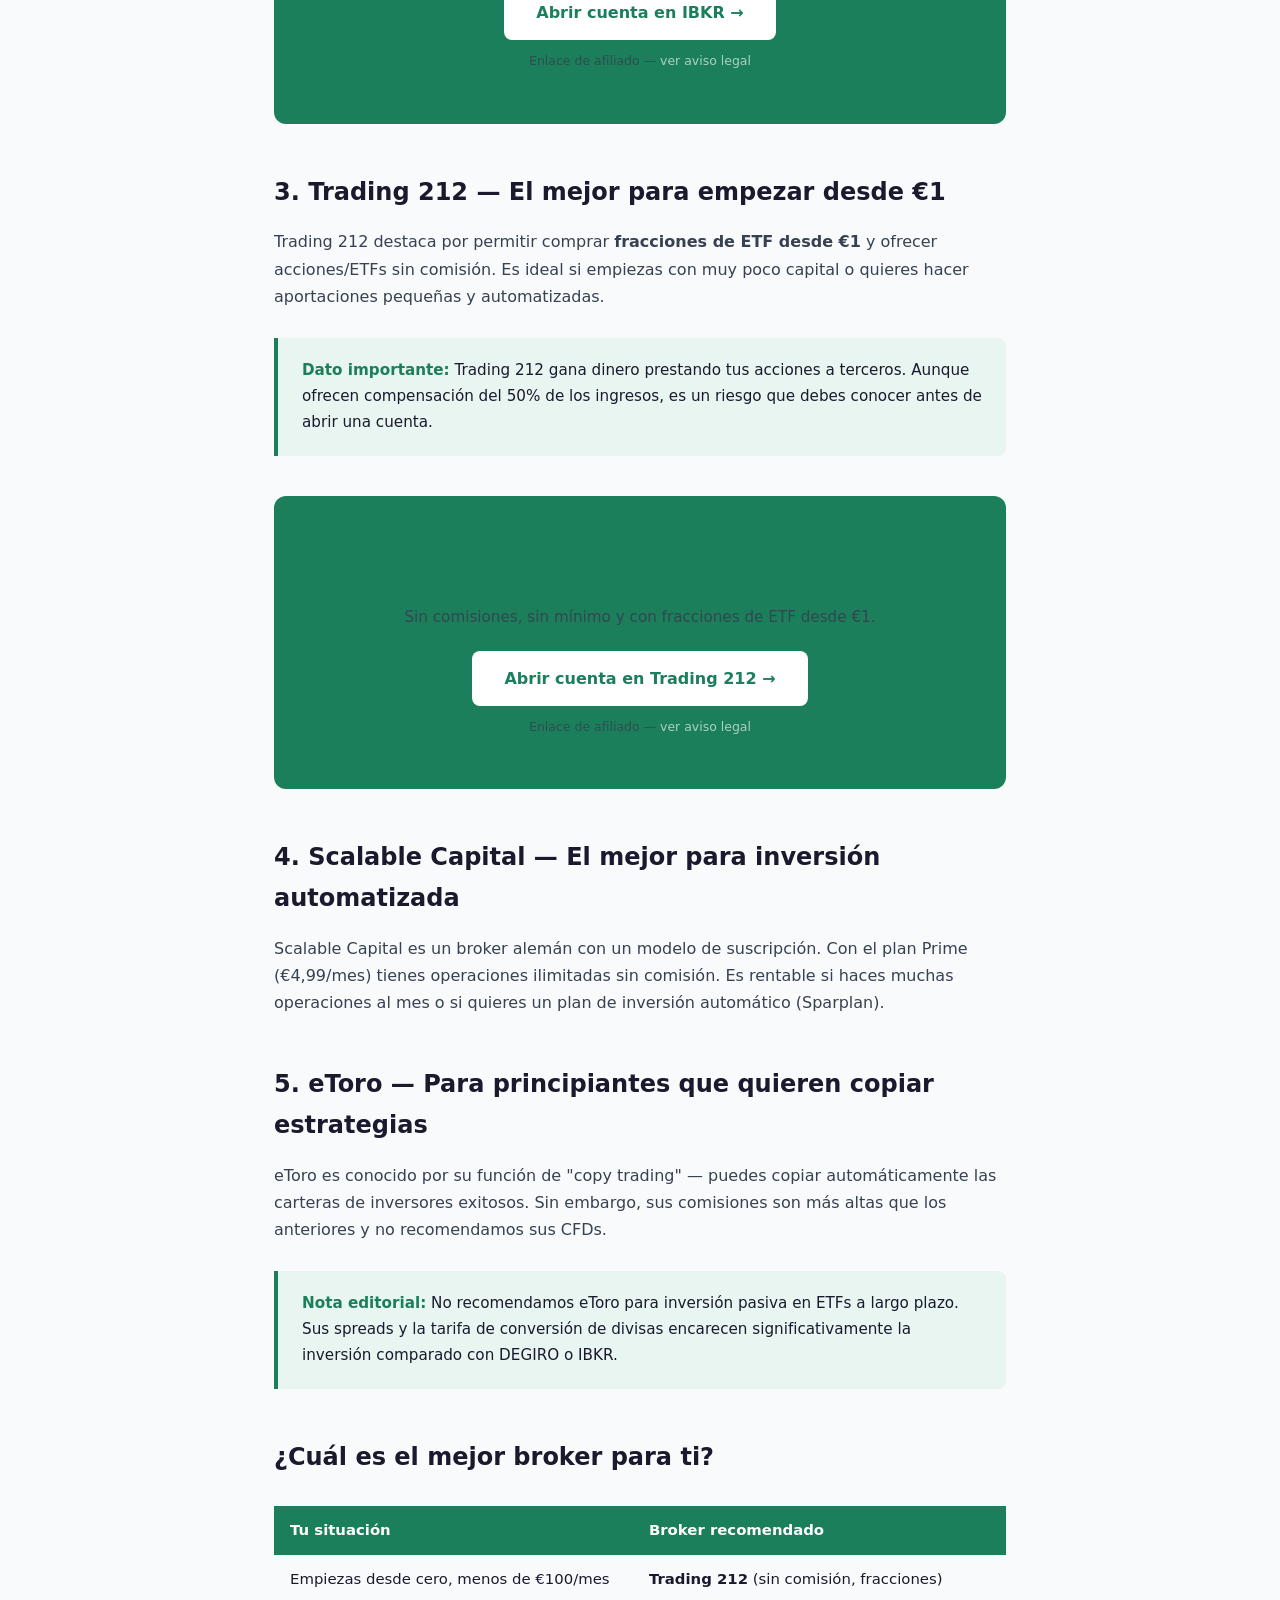
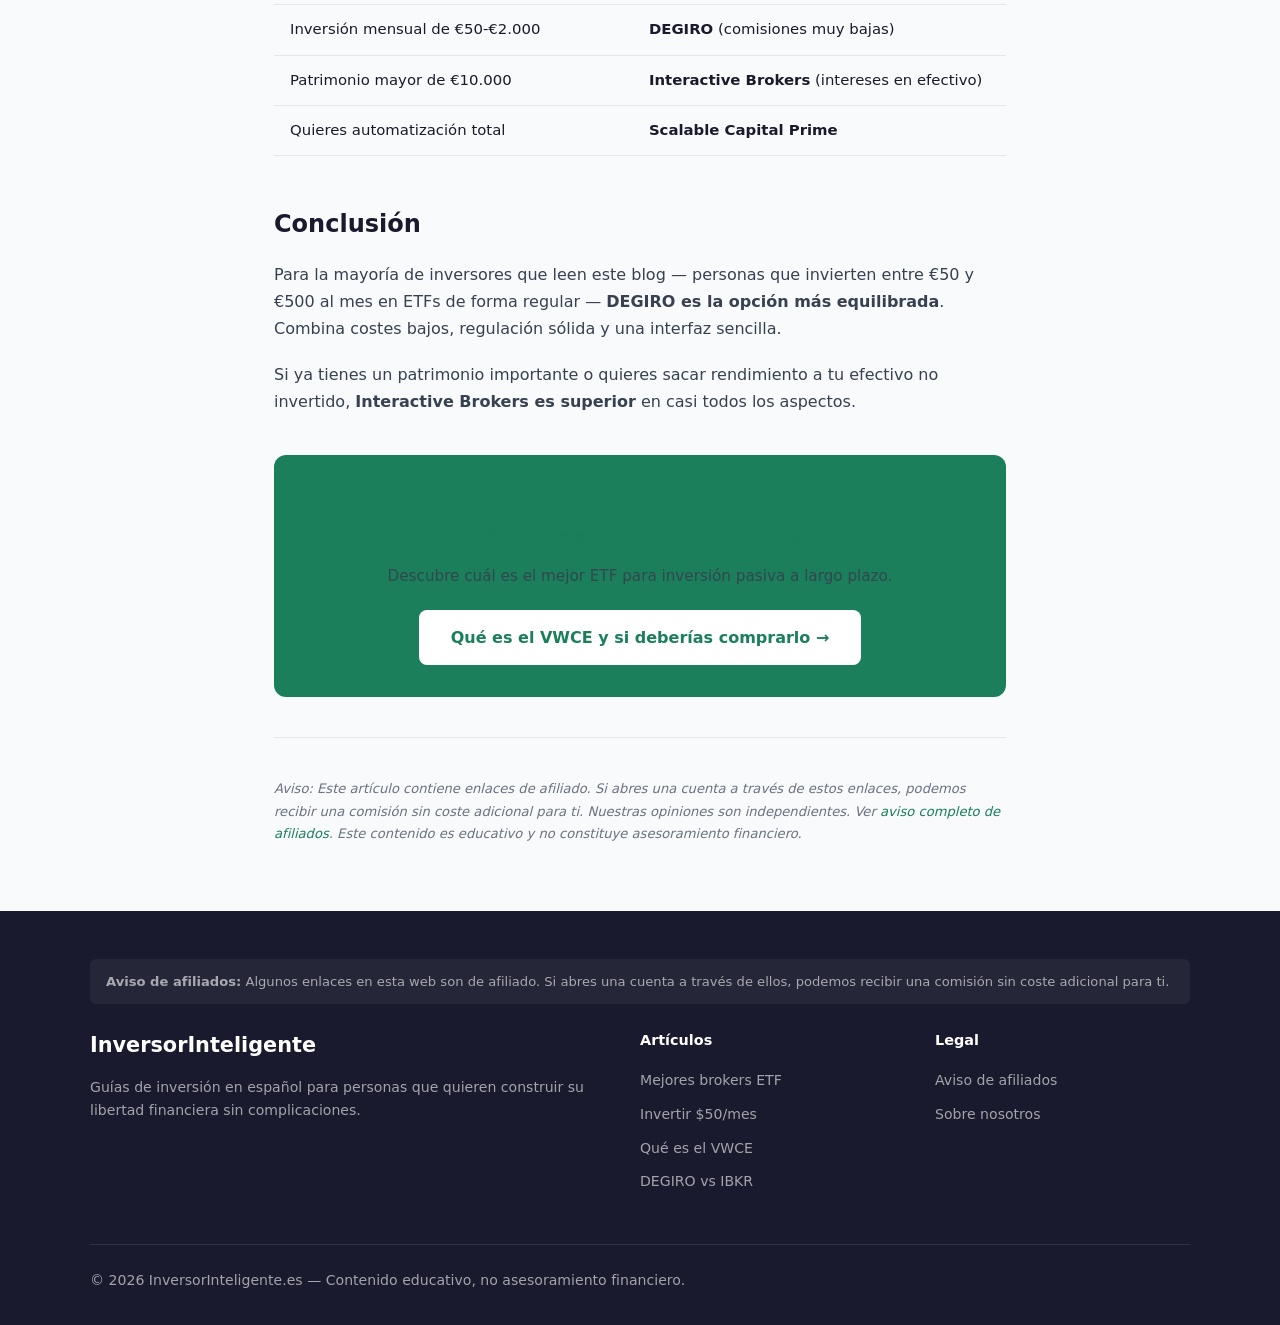
<file: articulos/mejores-brokers-etf-2026.html>
<!DOCTYPE html>
<html lang="es">
<head>
  <meta charset="UTF-8">
  <meta name="viewport" content="width=device-width, initial-scale=1.0">
  <title>Los 5 mejores brokers para comprar ETFs en 2026 | InversorInteligente</title>
  <meta name="description" content="Comparativa completa de los mejores brokers para comprar ETFs en España y Latinoamérica en 2026. Comisiones, seguridad, pros y contras.">
  <meta name="keywords" content="mejores brokers ETF 2026, DEGIRO, Interactive Brokers, Trading 212, broker para ETFs España">
  <link rel="canonical" href="https://inversorinteligente.es/articulos/mejores-brokers-etf-2026.html">
  <link rel="stylesheet" href="../css/style.css">
</head>
<body>

<header>
  <div class="header-inner">
    <a href="../index.html" class="logo">Inversor<span>Inteligente</span></a>
    <nav>
      <a href="../index.html">Inicio</a>
      <a href="mejores-brokers-etf-2026.html">Brokers</a>
      <a href="como-invertir-50-euros-mes.html">Empezar</a>
      <a href="../sobre-nosotros.html">Sobre nosotros</a>
    </nav>
  </div>
</header>

<div class="article-header">
  <span class="tag">Brokers</span>
  <h1>Los 5 mejores brokers para comprar ETFs en 2026</h1>
  <p class="meta">Actualizado: Mayo 2026 · 8 minutos de lectura · Revisado por nuestro equipo editorial</p>
</div>

<div class="article-body">

  <div class="destacado">
    <strong>Resumen rápido:</strong> Si no tienes tiempo de leer todo, el mejor broker para la mayoría de inversores pasivos en España y Latinoamérica es <strong>DEGIRO</strong> por sus bajas comisiones, o <strong>Interactive Brokers</strong> si inviertes más de €10.000. Sigue leyendo para la comparativa completa.
  </div>

  <p>Elegir el broker correcto es una de las decisiones más importantes que tomarás como inversor. Una mala elección puede costarte cientos o miles de euros en comisiones innecesarias a lo largo de los años.</p>

  <p>En esta guía analizamos los 5 brokers más populares para comprar ETFs en España y Latinoamérica, basándonos en criterios objetivos: comisiones reales, regulación, facilidad de uso y atención al cliente.</p>

  <h2>Comparativa rápida</h2>

  <div class="tabla-wrap">
    <table>
      <thead>
        <tr>
          <th>Broker</th>
          <th>Comisión por ETF</th>
          <th>Mínimo</th>
          <th>Regulado en UE</th>
          <th>Nuestra nota</th>
        </tr>
      </thead>
      <tbody>
        <tr>
          <td><strong>DEGIRO</strong></td>
          <td>€1 + 0,038%</td>
          <td>€0</td>
          <td><span class="check">✓ Países Bajos</span></td>
          <td>⭐⭐⭐⭐⭐ 9,2/10</td>
        </tr>
        <tr>
          <td><strong>Interactive Brokers</strong></td>
          <td>€1,25 mín.</td>
          <td>€0</td>
          <td><span class="check">✓ Irlanda</span></td>
          <td>⭐⭐⭐⭐⭐ 9,0/10</td>
        </tr>
        <tr>
          <td><strong>Trading 212</strong></td>
          <td>€0 (fracciones)</td>
          <td>€0</td>
          <td><span class="check">✓ Bulgaria</span></td>
          <td>⭐⭐⭐⭐ 8,1/10</td>
        </tr>
        <tr>
          <td><strong>Scalable Capital</strong></td>
          <td>€0 (plan Prime)</td>
          <td>€0</td>
          <td><span class="check">✓ Alemania</span></td>
          <td>⭐⭐⭐⭐ 7,8/10</td>
        </tr>
        <tr>
          <td><strong>eToro</strong></td>
          <td>Variable</td>
          <td>$50</td>
          <td><span class="check">✓ Chipre</span></td>
          <td>⭐⭐⭐ 6,5/10</td>
        </tr>
      </tbody>
    </table>
  </div>

  <h2>1. DEGIRO — El mejor para la mayoría</h2>

  <p>DEGIRO es el broker europeo más popular por una razón: combina comisiones muy bajas con una plataforma sólida y regulación europea de primer nivel. Está supervisado por la AFM (Autoridad de Mercados Financieros de Países Bajos) y ofrece protección de hasta €20.000 en caso de insolvencia del broker.</p>

  <h3>Comisiones reales en DEGIRO</h3>
  <ul>
    <li>ETFs en Euronext Amsterdam: <strong>€1 + 0,038%</strong> por operación</li>
    <li>ETFs en NYSE/Nasdaq: <strong>€1 + 0,038%</strong> (más cambio de divisa si aplica)</li>
    <li>Custodia anual: <strong>€0</strong></li>
    <li>Inactividad: <strong>€0</strong></li>
  </ul>

  <p>En la práctica, comprar €500 en VWCE te cuesta aproximadamente <strong>€1,19</strong>. Imposible batirlo en Europa.</p>

  <h3>Lo que nos gusta de DEGIRO</h3>
  <ul>
    <li>Sin comisión de custodia — ideal para inversión a largo plazo</li>
    <li>Acceso a más de 50 bolsas en todo el mundo</li>
    <li>App y web muy intuitivas, perfectas para principiantes</li>
    <li>Informe anual fiscal incluido gratuitamente</li>
  </ul>

  <h3>Lo que no nos gusta</h3>
  <ul>
    <li>No tiene cuentas ISA ni planes de pensiones</li>
    <li>Atención al cliente solo por email (sin teléfono)</li>
    <li>No disponible en todos los países de Latinoamérica</li>
  </ul>

  <div class="cta-box">
    <h3>Abre tu cuenta en DEGIRO</h3>
    <p>Registro gratuito en menos de 10 minutos. Sin depósito mínimo.</p>
    <a href="https://www.degiro.es/amigo-invita-amigo/empezar-a-invertir?id=TU_ID_AFILIADO" class="btn" target="_blank" rel="nofollow noopener">Abrir cuenta en DEGIRO →</a>
    <p style="font-size:0.78rem; margin-top:10px; opacity:0.8;">Enlace de afiliado — <a href="../aviso-legal-afiliados.html" style="color:rgba(255,255,255,0.8)">ver aviso legal</a></p>
  </div>

  <h2>2. Interactive Brokers — El mejor para grandes patrimonios</h2>

  <p>Interactive Brokers (IBKR) es la referencia mundial para inversores serios. Ofrece acceso a prácticamente todos los mercados del mundo, las comisiones más bajas en operaciones de alto volumen y herramientas profesionales.</p>

  <h3>Comisiones reales en IBKR</h3>
  <ul>
    <li>ETFs en Europa: <strong>0,05% con mínimo de €1,25</strong></li>
    <li>Intereses sobre saldo en efectivo: <strong>hasta 4,8% anual</strong> (ventaja única)</li>
    <li>Sin comisión de custodia para cuentas con más de €100k</li>
  </ul>

  <p>La gran ventaja de IBKR es que <strong>paga intereses por tu efectivo sin invertir</strong>. Si tienes €5.000 esperando ser invertidos, ganas aproximadamente €240/año solo por tenerlos en la cuenta.</p>

  <div class="cta-box">
    <h3>Abre tu cuenta en Interactive Brokers</h3>
    <p>El broker favorito de los inversores profesionales. Ahora disponible para particulares.</p>
    <a href="https://www.interactivebrokers.com/es/trading/ibkr-lite.php" class="btn" target="_blank" rel="nofollow noopener">Abrir cuenta en IBKR →</a>
    <p style="font-size:0.78rem; margin-top:10px; opacity:0.8;">Enlace de afiliado — <a href="../aviso-legal-afiliados.html" style="color:rgba(255,255,255,0.8)">ver aviso legal</a></p>
  </div>

  <h2>3. Trading 212 — El mejor para empezar desde €1</h2>

  <p>Trading 212 destaca por permitir comprar <strong>fracciones de ETF desde €1</strong> y ofrecer acciones/ETFs sin comisión. Es ideal si empiezas con muy poco capital o quieres hacer aportaciones pequeñas y automatizadas.</p>

  <div class="destacado">
    <strong>Dato importante:</strong> Trading 212 gana dinero prestando tus acciones a terceros. Aunque ofrecen compensación del 50% de los ingresos, es un riesgo que debes conocer antes de abrir una cuenta.
  </div>

  <div class="cta-box">
    <h3>Empieza con €1 en Trading 212</h3>
    <p>Sin comisiones, sin mínimo y con fracciones de ETF desde €1.</p>
    <a href="https://www.trading212.com/invite/TU_CODIGO_AFILIADO" class="btn" target="_blank" rel="nofollow noopener">Abrir cuenta en Trading 212 →</a>
    <p style="font-size:0.78rem; margin-top:10px; opacity:0.8;">Enlace de afiliado — <a href="../aviso-legal-afiliados.html" style="color:rgba(255,255,255,0.8)">ver aviso legal</a></p>
  </div>

  <h2>4. Scalable Capital — El mejor para inversión automatizada</h2>

  <p>Scalable Capital es un broker alemán con un modelo de suscripción. Con el plan Prime (€4,99/mes) tienes operaciones ilimitadas sin comisión. Es rentable si haces muchas operaciones al mes o si quieres un plan de inversión automático (Sparplan).</p>

  <h2>5. eToro — Para principiantes que quieren copiar estrategias</h2>

  <p>eToro es conocido por su función de "copy trading" — puedes copiar automáticamente las carteras de inversores exitosos. Sin embargo, sus comisiones son más altas que los anteriores y no recomendamos sus CFDs.</p>

  <div class="destacado">
    <strong>Nota editorial:</strong> No recomendamos eToro para inversión pasiva en ETFs a largo plazo. Sus spreads y la tarifa de conversión de divisas encarecen significativamente la inversión comparado con DEGIRO o IBKR.
  </div>

  <h2>¿Cuál es el mejor broker para ti?</h2>

  <div class="tabla-wrap">
    <table>
      <thead>
        <tr>
          <th>Tu situación</th>
          <th>Broker recomendado</th>
        </tr>
      </thead>
      <tbody>
        <tr>
          <td>Empiezas desde cero, menos de €100/mes</td>
          <td><strong>Trading 212</strong> (sin comisión, fracciones)</td>
        </tr>
        <tr>
          <td>Inversión mensual de €50-€2.000</td>
          <td><strong>DEGIRO</strong> (comisiones muy bajas)</td>
        </tr>
        <tr>
          <td>Patrimonio mayor de €10.000</td>
          <td><strong>Interactive Brokers</strong> (intereses en efectivo)</td>
        </tr>
        <tr>
          <td>Quieres automatización total</td>
          <td><strong>Scalable Capital Prime</strong></td>
        </tr>
      </tbody>
    </table>
  </div>

  <h2>Conclusión</h2>

  <p>Para la mayoría de inversores que leen este blog — personas que invierten entre €50 y €500 al mes en ETFs de forma regular — <strong>DEGIRO es la opción más equilibrada</strong>. Combina costes bajos, regulación sólida y una interfaz sencilla.</p>

  <p>Si ya tienes un patrimonio importante o quieres sacar rendimiento a tu efectivo no invertido, <strong>Interactive Brokers es superior</strong> en casi todos los aspectos.</p>

  <div class="cta-box">
    <h3>¿Ya tienes broker? Lee ahora:</h3>
    <p>Descubre cuál es el mejor ETF para inversión pasiva a largo plazo.</p>
    <a href="que-es-vwce.html" class="btn">Qué es el VWCE y si deberías comprarlo →</a>
  </div>

  <hr style="margin: 40px 0; border: none; border-top: 1px solid #e5e7eb;">
  <p style="font-size:0.82rem; color:#6b7280;"><em>Aviso: Este artículo contiene enlaces de afiliado. Si abres una cuenta a través de estos enlaces, podemos recibir una comisión sin coste adicional para ti. Nuestras opiniones son independientes. Ver <a href="../aviso-legal-afiliados.html">aviso completo de afiliados</a>. Este contenido es educativo y no constituye asesoramiento financiero.</em></p>

</div>

<footer>
  <div class="footer-inner">
    <div class="aviso">
      <strong>Aviso de afiliados:</strong> Algunos enlaces en esta web son de afiliado. Si abres una cuenta a través de ellos, podemos recibir una comisión sin coste adicional para ti.
    </div>
    <div class="footer-grid">
      <div>
        <div class="footer-logo">InversorInteligente</div>
        <p>Guías de inversión en español para personas que quieren construir su libertad financiera sin complicaciones.</p>
      </div>
      <div>
        <h4>Artículos</h4>
        <a href="mejores-brokers-etf-2026.html">Mejores brokers ETF</a>
        <a href="como-invertir-50-euros-mes.html">Invertir $50/mes</a>
        <a href="que-es-vwce.html">Qué es el VWCE</a>
        <a href="degiro-vs-interactive-brokers.html">DEGIRO vs IBKR</a>
      </div>
      <div>
        <h4>Legal</h4>
        <a href="../aviso-legal-afiliados.html">Aviso de afiliados</a>
        <a href="../sobre-nosotros.html">Sobre nosotros</a>
      </div>
    </div>
    <div class="footer-bottom">
      <span>© 2026 InversorInteligente.es — Contenido educativo, no asesoramiento financiero.</span>
    </div>
  </div>
</footer>

</body>
</html>
</file>
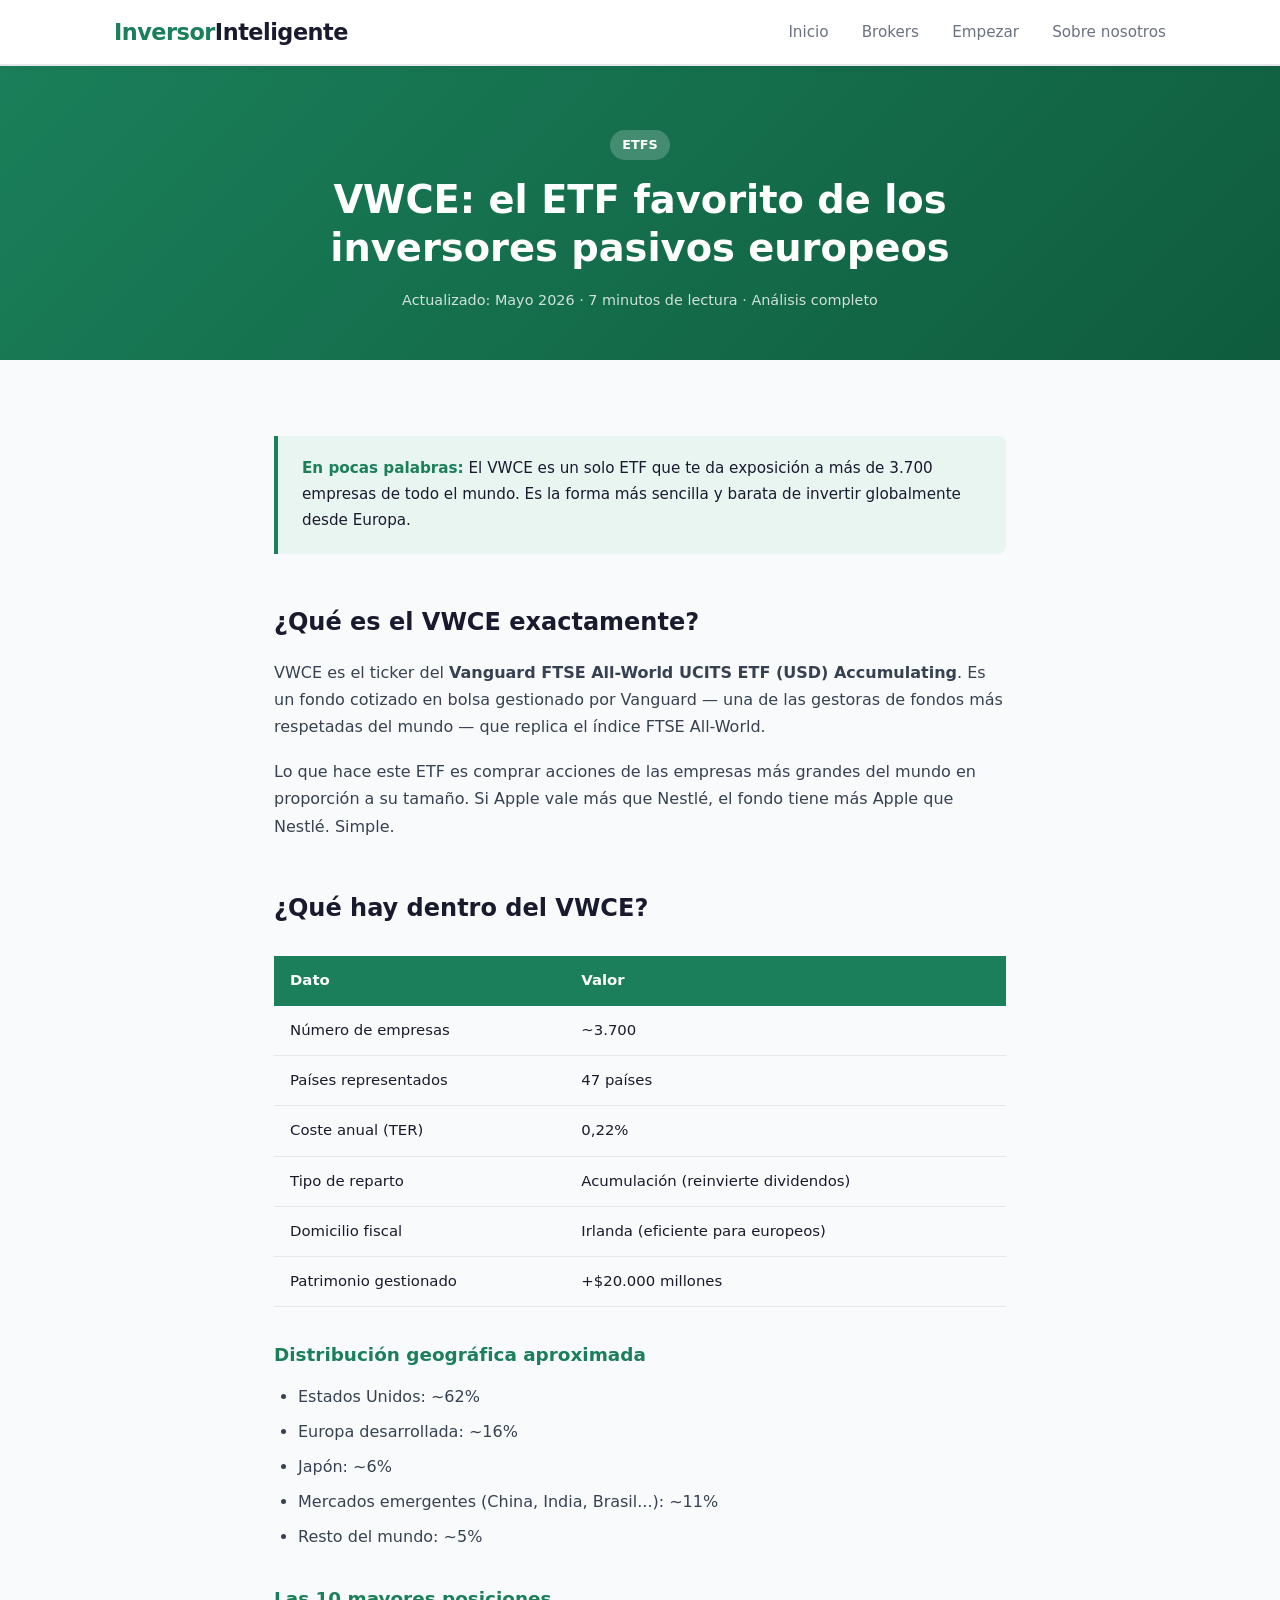
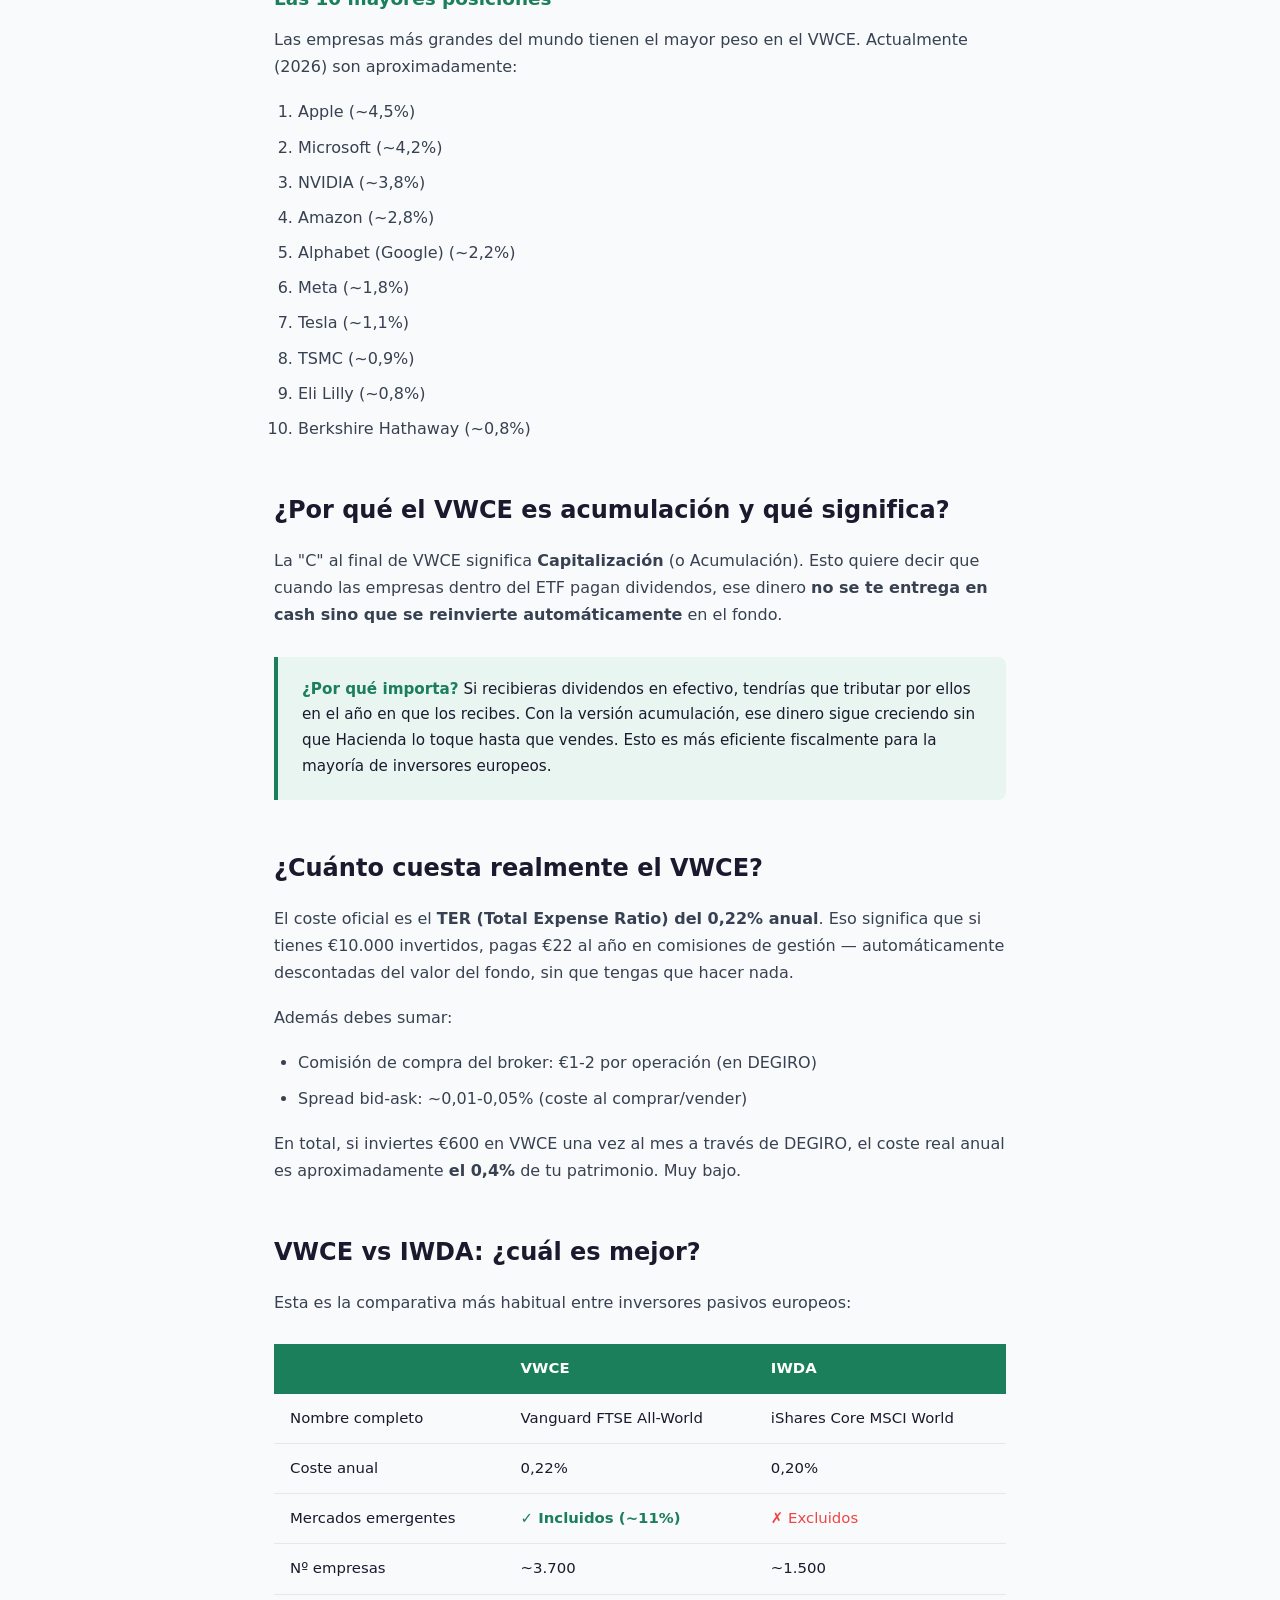
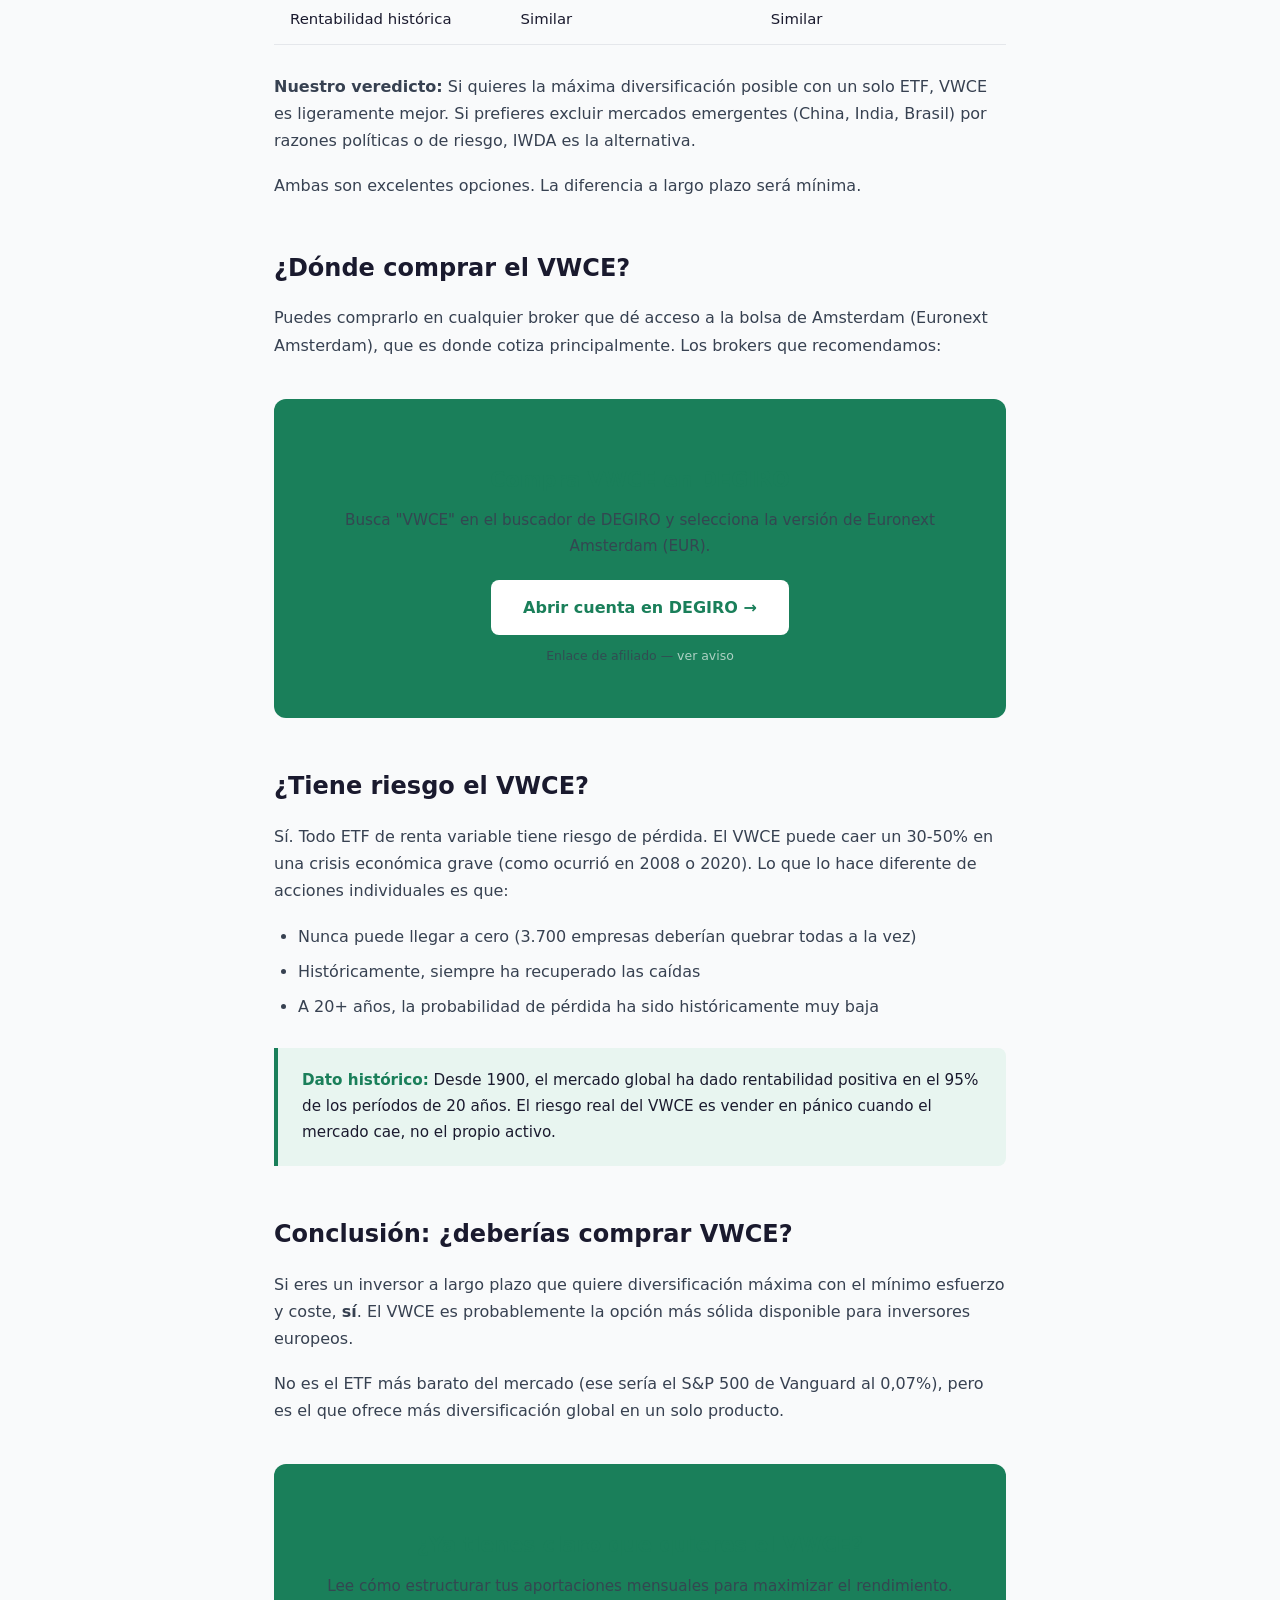
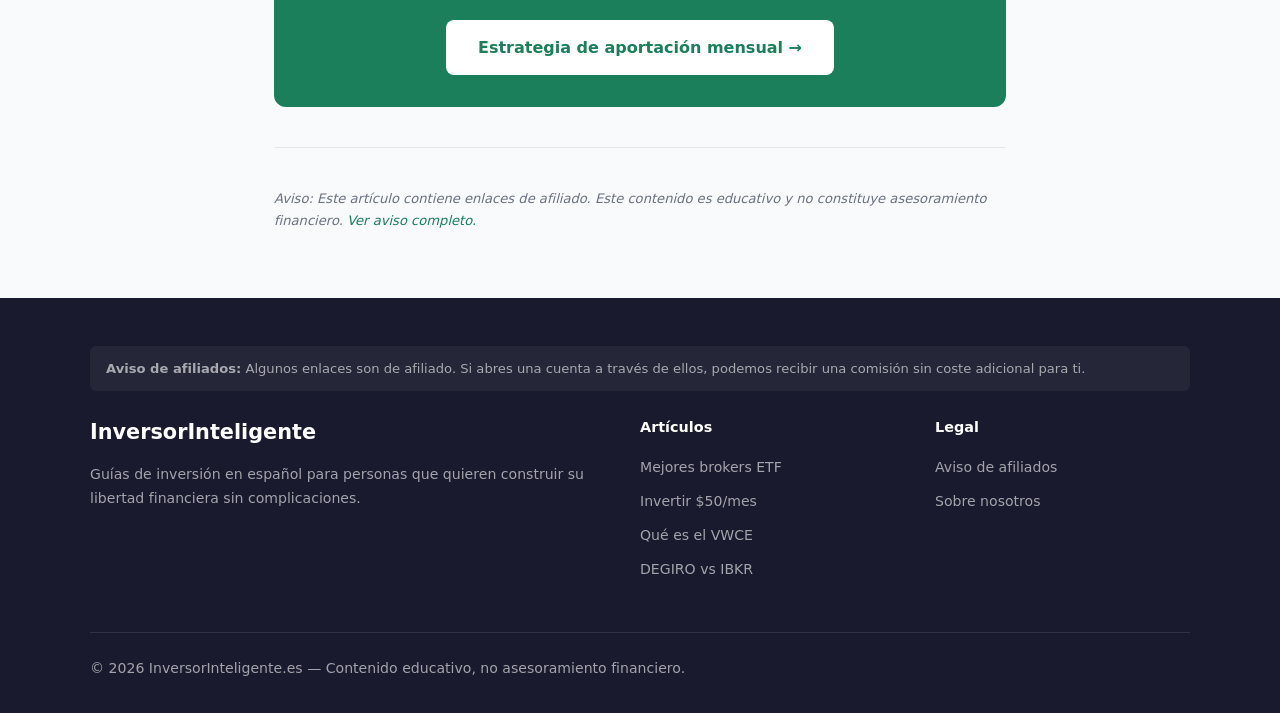
<file: articulos/que-es-vwce.html>
<!DOCTYPE html>
<html lang="es">
<head>
  <meta charset="UTF-8">
  <meta name="viewport" content="width=device-width, initial-scale=1.0">
  <title>Qué es el VWCE: el ETF favorito de los inversores pasivos | InversorInteligente</title>
  <meta name="description" content="Todo sobre el VWCE de Vanguard: qué es, cómo funciona, sus costes reales y si deberías comprarlo. Guía completa en español.">
  <meta name="keywords" content="VWCE, Vanguard FTSE All-World, ETF diversificado, inversión pasiva España, VWCE o IWDA">
  <link rel="canonical" href="https://inversorinteligente.es/articulos/que-es-vwce.html">
  <link rel="stylesheet" href="../css/style.css">
</head>
<body>

<header>
  <div class="header-inner">
    <a href="../index.html" class="logo">Inversor<span>Inteligente</span></a>
    <nav>
      <a href="../index.html">Inicio</a>
      <a href="mejores-brokers-etf-2026.html">Brokers</a>
      <a href="como-invertir-50-euros-mes.html">Empezar</a>
      <a href="../sobre-nosotros.html">Sobre nosotros</a>
    </nav>
  </div>
</header>

<div class="article-header">
  <span class="tag">ETFs</span>
  <h1>VWCE: el ETF favorito de los inversores pasivos europeos</h1>
  <p class="meta">Actualizado: Mayo 2026 · 7 minutos de lectura · Análisis completo</p>
</div>

<div class="article-body">

  <div class="destacado">
    <strong>En pocas palabras:</strong> El VWCE es un solo ETF que te da exposición a más de 3.700 empresas de todo el mundo. Es la forma más sencilla y barata de invertir globalmente desde Europa.
  </div>

  <h2>¿Qué es el VWCE exactamente?</h2>

  <p>VWCE es el ticker del <strong>Vanguard FTSE All-World UCITS ETF (USD) Accumulating</strong>. Es un fondo cotizado en bolsa gestionado por Vanguard — una de las gestoras de fondos más respetadas del mundo — que replica el índice FTSE All-World.</p>

  <p>Lo que hace este ETF es comprar acciones de las empresas más grandes del mundo en proporción a su tamaño. Si Apple vale más que Nestlé, el fondo tiene más Apple que Nestlé. Simple.</p>

  <h2>¿Qué hay dentro del VWCE?</h2>

  <div class="tabla-wrap">
    <table>
      <thead>
        <tr>
          <th>Dato</th>
          <th>Valor</th>
        </tr>
      </thead>
      <tbody>
        <tr>
          <td>Número de empresas</td>
          <td>~3.700</td>
        </tr>
        <tr>
          <td>Países representados</td>
          <td>47 países</td>
        </tr>
        <tr>
          <td>Coste anual (TER)</td>
          <td>0,22%</td>
        </tr>
        <tr>
          <td>Tipo de reparto</td>
          <td>Acumulación (reinvierte dividendos)</td>
        </tr>
        <tr>
          <td>Domicilio fiscal</td>
          <td>Irlanda (eficiente para europeos)</td>
        </tr>
        <tr>
          <td>Patrimonio gestionado</td>
          <td>+$20.000 millones</td>
        </tr>
      </tbody>
    </table>
  </div>

  <h3>Distribución geográfica aproximada</h3>
  <ul>
    <li>Estados Unidos: ~62%</li>
    <li>Europa desarrollada: ~16%</li>
    <li>Japón: ~6%</li>
    <li>Mercados emergentes (China, India, Brasil...): ~11%</li>
    <li>Resto del mundo: ~5%</li>
  </ul>

  <h3>Las 10 mayores posiciones</h3>
  <p>Las empresas más grandes del mundo tienen el mayor peso en el VWCE. Actualmente (2026) son aproximadamente:</p>
  <ol>
    <li>Apple (~4,5%)</li>
    <li>Microsoft (~4,2%)</li>
    <li>NVIDIA (~3,8%)</li>
    <li>Amazon (~2,8%)</li>
    <li>Alphabet (Google) (~2,2%)</li>
    <li>Meta (~1,8%)</li>
    <li>Tesla (~1,1%)</li>
    <li>TSMC (~0,9%)</li>
    <li>Eli Lilly (~0,8%)</li>
    <li>Berkshire Hathaway (~0,8%)</li>
  </ol>

  <h2>¿Por qué el VWCE es acumulación y qué significa?</h2>

  <p>La "C" al final de VWCE significa <strong>Capitalización</strong> (o Acumulación). Esto quiere decir que cuando las empresas dentro del ETF pagan dividendos, ese dinero <strong>no se te entrega en cash sino que se reinvierte automáticamente</strong> en el fondo.</p>

  <div class="destacado">
    <strong>¿Por qué importa?</strong> Si recibieras dividendos en efectivo, tendrías que tributar por ellos en el año en que los recibes. Con la versión acumulación, ese dinero sigue creciendo sin que Hacienda lo toque hasta que vendes. Esto es más eficiente fiscalmente para la mayoría de inversores europeos.
  </div>

  <h2>¿Cuánto cuesta realmente el VWCE?</h2>

  <p>El coste oficial es el <strong>TER (Total Expense Ratio) del 0,22% anual</strong>. Eso significa que si tienes €10.000 invertidos, pagas €22 al año en comisiones de gestión — automáticamente descontadas del valor del fondo, sin que tengas que hacer nada.</p>

  <p>Además debes sumar:</p>
  <ul>
    <li>Comisión de compra del broker: €1-2 por operación (en DEGIRO)</li>
    <li>Spread bid-ask: ~0,01-0,05% (coste al comprar/vender)</li>
  </ul>

  <p>En total, si inviertes €600 en VWCE una vez al mes a través de DEGIRO, el coste real anual es aproximadamente <strong>el 0,4%</strong> de tu patrimonio. Muy bajo.</p>

  <h2>VWCE vs IWDA: ¿cuál es mejor?</h2>

  <p>Esta es la comparativa más habitual entre inversores pasivos europeos:</p>

  <div class="tabla-wrap">
    <table>
      <thead>
        <tr>
          <th></th>
          <th>VWCE</th>
          <th>IWDA</th>
        </tr>
      </thead>
      <tbody>
        <tr>
          <td>Nombre completo</td>
          <td>Vanguard FTSE All-World</td>
          <td>iShares Core MSCI World</td>
        </tr>
        <tr>
          <td>Coste anual</td>
          <td>0,22%</td>
          <td>0,20%</td>
        </tr>
        <tr>
          <td>Mercados emergentes</td>
          <td><span class="check">✓ Incluidos (~11%)</span></td>
          <td><span class="cross">✗ Excluidos</span></td>
        </tr>
        <tr>
          <td>Nº empresas</td>
          <td>~3.700</td>
          <td>~1.500</td>
        </tr>
        <tr>
          <td>Rentabilidad histórica</td>
          <td>Similar</td>
          <td>Similar</td>
        </tr>
      </tbody>
    </table>
  </div>

  <p><strong>Nuestro veredicto:</strong> Si quieres la máxima diversificación posible con un solo ETF, VWCE es ligeramente mejor. Si prefieres excluir mercados emergentes (China, India, Brasil) por razones políticas o de riesgo, IWDA es la alternativa.</p>

  <p>Ambas son excelentes opciones. La diferencia a largo plazo será mínima.</p>

  <h2>¿Dónde comprar el VWCE?</h2>

  <p>Puedes comprarlo en cualquier broker que dé acceso a la bolsa de Amsterdam (Euronext Amsterdam), que es donde cotiza principalmente. Los brokers que recomendamos:</p>

  <div class="cta-box">
    <h3>Compra VWCE en DEGIRO</h3>
    <p>Busca "VWCE" en el buscador de DEGIRO y selecciona la versión de Euronext Amsterdam (EUR).</p>
    <a href="https://www.degiro.es/amigo-invita-amigo/empezar-a-invertir?id=TU_ID_AFILIADO" class="btn" target="_blank" rel="nofollow noopener">Abrir cuenta en DEGIRO →</a>
    <p style="font-size:0.78rem; margin-top:10px; opacity:0.8;">Enlace de afiliado — <a href="../aviso-legal-afiliados.html" style="color:rgba(255,255,255,0.8)">ver aviso</a></p>
  </div>

  <h2>¿Tiene riesgo el VWCE?</h2>

  <p>Sí. Todo ETF de renta variable tiene riesgo de pérdida. El VWCE puede caer un 30-50% en una crisis económica grave (como ocurrió en 2008 o 2020). Lo que lo hace diferente de acciones individuales es que:</p>

  <ul>
    <li>Nunca puede llegar a cero (3.700 empresas deberían quebrar todas a la vez)</li>
    <li>Históricamente, siempre ha recuperado las caídas</li>
    <li>A 20+ años, la probabilidad de pérdida ha sido históricamente muy baja</li>
  </ul>

  <div class="destacado">
    <strong>Dato histórico:</strong> Desde 1900, el mercado global ha dado rentabilidad positiva en el 95% de los períodos de 20 años. El riesgo real del VWCE es vender en pánico cuando el mercado cae, no el propio activo.
  </div>

  <h2>Conclusión: ¿deberías comprar VWCE?</h2>

  <p>Si eres un inversor a largo plazo que quiere diversificación máxima con el mínimo esfuerzo y coste, <strong>sí</strong>. El VWCE es probablemente la opción más sólida disponible para inversores europeos.</p>

  <p>No es el ETF más barato del mercado (ese sería el S&P 500 de Vanguard al 0,07%), pero es el que ofrece más diversificación global en un solo producto.</p>

  <div class="cta-box">
    <h3>¿Ya tienes claro que quieres el VWCE?</h3>
    <p>Lee cómo estructurar tus aportaciones mensuales para maximizar el rendimiento.</p>
    <a href="como-invertir-50-euros-mes.html" class="btn">Estrategia de aportación mensual →</a>
  </div>

  <hr style="margin: 40px 0; border: none; border-top: 1px solid #e5e7eb;">
  <p style="font-size:0.82rem; color:#6b7280;"><em>Aviso: Este artículo contiene enlaces de afiliado. Este contenido es educativo y no constituye asesoramiento financiero. <a href="../aviso-legal-afiliados.html">Ver aviso completo.</a></em></p>

</div>

<footer>
  <div class="footer-inner">
    <div class="aviso">
      <strong>Aviso de afiliados:</strong> Algunos enlaces son de afiliado. Si abres una cuenta a través de ellos, podemos recibir una comisión sin coste adicional para ti.
    </div>
    <div class="footer-grid">
      <div>
        <div class="footer-logo">InversorInteligente</div>
        <p>Guías de inversión en español para personas que quieren construir su libertad financiera sin complicaciones.</p>
      </div>
      <div>
        <h4>Artículos</h4>
        <a href="mejores-brokers-etf-2026.html">Mejores brokers ETF</a>
        <a href="como-invertir-50-euros-mes.html">Invertir $50/mes</a>
        <a href="que-es-vwce.html">Qué es el VWCE</a>
        <a href="degiro-vs-interactive-brokers.html">DEGIRO vs IBKR</a>
      </div>
      <div>
        <h4>Legal</h4>
        <a href="../aviso-legal-afiliados.html">Aviso de afiliados</a>
        <a href="../sobre-nosotros.html">Sobre nosotros</a>
      </div>
    </div>
    <div class="footer-bottom">
      <span>© 2026 InversorInteligente.es — Contenido educativo, no asesoramiento financiero.</span>
    </div>
  </div>
</footer>

</body>
</html>
</file>
<file: css/style.css>
/* ===== RESET & BASE ===== */
*, *::before, *::after { box-sizing: border-box; margin: 0; padding: 0; }

:root {
  --verde: #1a7f5a;
  --verde-claro: #e8f5f0;
  --oscuro: #1a1a2e;
  --gris: #6b7280;
  --blanco: #ffffff;
  --fondo: #f9fafb;
  --borde: #e5e7eb;
  --fuente: 'Segoe UI', system-ui, -apple-system, sans-serif;
}

body {
  font-family: var(--fuente);
  background: var(--fondo);
  color: var(--oscuro);
  line-height: 1.7;
}

a { color: var(--verde); text-decoration: none; }
a:hover { text-decoration: underline; }

/* ===== HEADER ===== */
header {
  background: var(--blanco);
  border-bottom: 2px solid var(--borde);
  position: sticky;
  top: 0;
  z-index: 100;
  box-shadow: 0 1px 8px rgba(0,0,0,0.06);
}

.header-inner {
  max-width: 1100px;
  margin: 0 auto;
  padding: 0 24px;
  display: flex;
  align-items: center;
  justify-content: space-between;
  height: 64px;
}

.logo {
  font-size: 1.4rem;
  font-weight: 800;
  color: var(--verde);
  letter-spacing: -0.5px;
}

.logo span { color: var(--oscuro); }

nav a {
  margin-left: 28px;
  font-size: 0.95rem;
  font-weight: 500;
  color: var(--gris);
  transition: color 0.2s;
}

nav a:hover { color: var(--verde); text-decoration: none; }

/* ===== HERO ===== */
.hero {
  background: linear-gradient(135deg, var(--verde) 0%, #0f5c3e 100%);
  color: var(--blanco);
  padding: 80px 24px;
  text-align: center;
}

.hero h1 {
  font-size: clamp(2rem, 5vw, 3.2rem);
  font-weight: 800;
  max-width: 700px;
  margin: 0 auto 20px;
  line-height: 1.2;
}

.hero p {
  font-size: 1.15rem;
  max-width: 560px;
  margin: 0 auto 36px;
  opacity: 0.9;
}

.btn {
  display: inline-block;
  background: var(--blanco);
  color: var(--verde);
  padding: 14px 32px;
  border-radius: 8px;
  font-weight: 700;
  font-size: 1rem;
  transition: transform 0.2s, box-shadow 0.2s;
}

.btn:hover {
  transform: translateY(-2px);
  box-shadow: 0 8px 20px rgba(0,0,0,0.15);
  text-decoration: none;
}

.btn-verde {
  background: var(--verde);
  color: var(--blanco);
}

/* ===== CONTENEDOR ===== */
.container {
  max-width: 1100px;
  margin: 0 auto;
  padding: 60px 24px;
}

/* ===== GRID ARTÍCULOS ===== */
.section-title {
  font-size: 1.8rem;
  font-weight: 800;
  margin-bottom: 8px;
  color: var(--oscuro);
}

.section-sub {
  color: var(--gris);
  margin-bottom: 40px;
  font-size: 1rem;
}

.grid {
  display: grid;
  grid-template-columns: repeat(auto-fill, minmax(320px, 1fr));
  gap: 28px;
}

.card {
  background: var(--blanco);
  border: 1px solid var(--borde);
  border-radius: 12px;
  overflow: hidden;
  transition: transform 0.2s, box-shadow 0.2s;
}

.card:hover {
  transform: translateY(-4px);
  box-shadow: 0 12px 32px rgba(0,0,0,0.08);
}

.card-tag {
  display: inline-block;
  background: var(--verde-claro);
  color: var(--verde);
  font-size: 0.75rem;
  font-weight: 700;
  padding: 4px 10px;
  border-radius: 20px;
  text-transform: uppercase;
  letter-spacing: 0.5px;
}

.card-body { padding: 24px; }

.card-body h3 {
  font-size: 1.1rem;
  font-weight: 700;
  margin: 12px 0 8px;
  line-height: 1.4;
}

.card-body p {
  color: var(--gris);
  font-size: 0.9rem;
  margin-bottom: 20px;
}

.card-meta {
  display: flex;
  align-items: center;
  gap: 12px;
  font-size: 0.82rem;
  color: var(--gris);
  border-top: 1px solid var(--borde);
  padding-top: 14px;
  margin-top: 14px;
}

/* ===== BANNER AFILIADO ===== */
.banner-afiliado {
  background: var(--verde-claro);
  border: 1px solid #b2d8cb;
  border-radius: 12px;
  padding: 32px;
  text-align: center;
  margin: 40px 0;
}

.banner-afiliado h3 {
  font-size: 1.3rem;
  font-weight: 800;
  margin-bottom: 10px;
}

.banner-afiliado p {
  color: var(--gris);
  margin-bottom: 20px;
  font-size: 0.95rem;
}

/* ===== TABLA COMPARATIVA ===== */
.tabla-wrap { overflow-x: auto; margin: 28px 0; }

table {
  width: 100%;
  border-collapse: collapse;
  font-size: 0.93rem;
}

th {
  background: var(--verde);
  color: var(--blanco);
  padding: 12px 16px;
  text-align: left;
  font-weight: 600;
}

td {
  padding: 12px 16px;
  border-bottom: 1px solid var(--borde);
}

tr:nth-child(even) td { background: var(--fondo); }

.check { color: var(--verde); font-weight: 700; }
.cross { color: #ef4444; }

/* ===== ARTÍCULO ===== */
.article-header {
  background: linear-gradient(135deg, var(--verde) 0%, #0f5c3e 100%);
  color: var(--blanco);
  padding: 64px 24px 48px;
  text-align: center;
}

.article-header .tag {
  display: inline-block;
  background: rgba(255,255,255,0.2);
  color: var(--blanco);
  font-size: 0.8rem;
  font-weight: 700;
  padding: 4px 12px;
  border-radius: 20px;
  text-transform: uppercase;
  margin-bottom: 16px;
}

.article-header h1 {
  font-size: clamp(1.6rem, 4vw, 2.4rem);
  font-weight: 800;
  max-width: 760px;
  margin: 0 auto 16px;
  line-height: 1.25;
}

.article-header .meta {
  opacity: 0.8;
  font-size: 0.9rem;
}

.article-body {
  max-width: 780px;
  margin: 0 auto;
  padding: 48px 24px;
}

.article-body h2 {
  font-size: 1.5rem;
  font-weight: 800;
  margin: 48px 0 16px;
  color: var(--oscuro);
}

.article-body h3 {
  font-size: 1.15rem;
  font-weight: 700;
  margin: 32px 0 12px;
  color: var(--verde);
}

.article-body p { margin-bottom: 18px; color: #374151; }

.article-body ul, .article-body ol {
  margin: 0 0 18px 24px;
  color: #374151;
}

.article-body li { margin-bottom: 8px; }

.destacado {
  background: var(--verde-claro);
  border-left: 4px solid var(--verde);
  padding: 20px 24px;
  border-radius: 0 8px 8px 0;
  margin: 28px 0;
  font-size: 0.95rem;
}

.destacado strong { color: var(--verde); }

.cta-box {
  background: var(--verde);
  color: var(--blanco);
  border-radius: 12px;
  padding: 32px;
  text-align: center;
  margin: 40px 0;
}

.cta-box h3 { font-size: 1.3rem; margin-bottom: 10px; }
.cta-box p { opacity: 0.9; margin-bottom: 20px; font-size: 0.95rem; }

/* ===== STATS ===== */
.stats {
  background: var(--blanco);
  border: 1px solid var(--borde);
  border-radius: 12px;
  padding: 40px;
  margin: 48px 0;
}

.stats-grid {
  display: grid;
  grid-template-columns: repeat(auto-fit, minmax(160px, 1fr));
  gap: 32px;
  text-align: center;
}

.stat-num {
  font-size: 2.4rem;
  font-weight: 900;
  color: var(--verde);
  display: block;
}

.stat-label { font-size: 0.85rem; color: var(--gris); margin-top: 4px; }

/* ===== FOOTER ===== */
footer {
  background: var(--oscuro);
  color: rgba(255,255,255,0.6);
  padding: 48px 24px 32px;
  font-size: 0.88rem;
}

.footer-inner {
  max-width: 1100px;
  margin: 0 auto;
}

.footer-grid {
  display: grid;
  grid-template-columns: 2fr 1fr 1fr;
  gap: 40px;
  margin-bottom: 40px;
}

.footer-logo {
  font-size: 1.3rem;
  font-weight: 800;
  color: var(--blanco);
  margin-bottom: 12px;
}

.footer-grid h4 {
  color: var(--blanco);
  font-size: 0.9rem;
  font-weight: 700;
  margin-bottom: 16px;
}

.footer-grid a {
  display: block;
  color: rgba(255,255,255,0.6);
  margin-bottom: 10px;
  font-size: 0.88rem;
  transition: color 0.2s;
}

.footer-grid a:hover { color: var(--blanco); text-decoration: none; }

.footer-bottom {
  border-top: 1px solid rgba(255,255,255,0.1);
  padding-top: 24px;
  display: flex;
  justify-content: space-between;
  align-items: center;
  flex-wrap: wrap;
  gap: 12px;
}

.aviso {
  background: rgba(255,255,255,0.05);
  border-radius: 6px;
  padding: 12px 16px;
  margin-bottom: 24px;
  font-size: 0.82rem;
  line-height: 1.6;
}

@media (max-width: 768px) {
  .footer-grid { grid-template-columns: 1fr; gap: 24px; }
  nav { display: none; }
}
</file>
